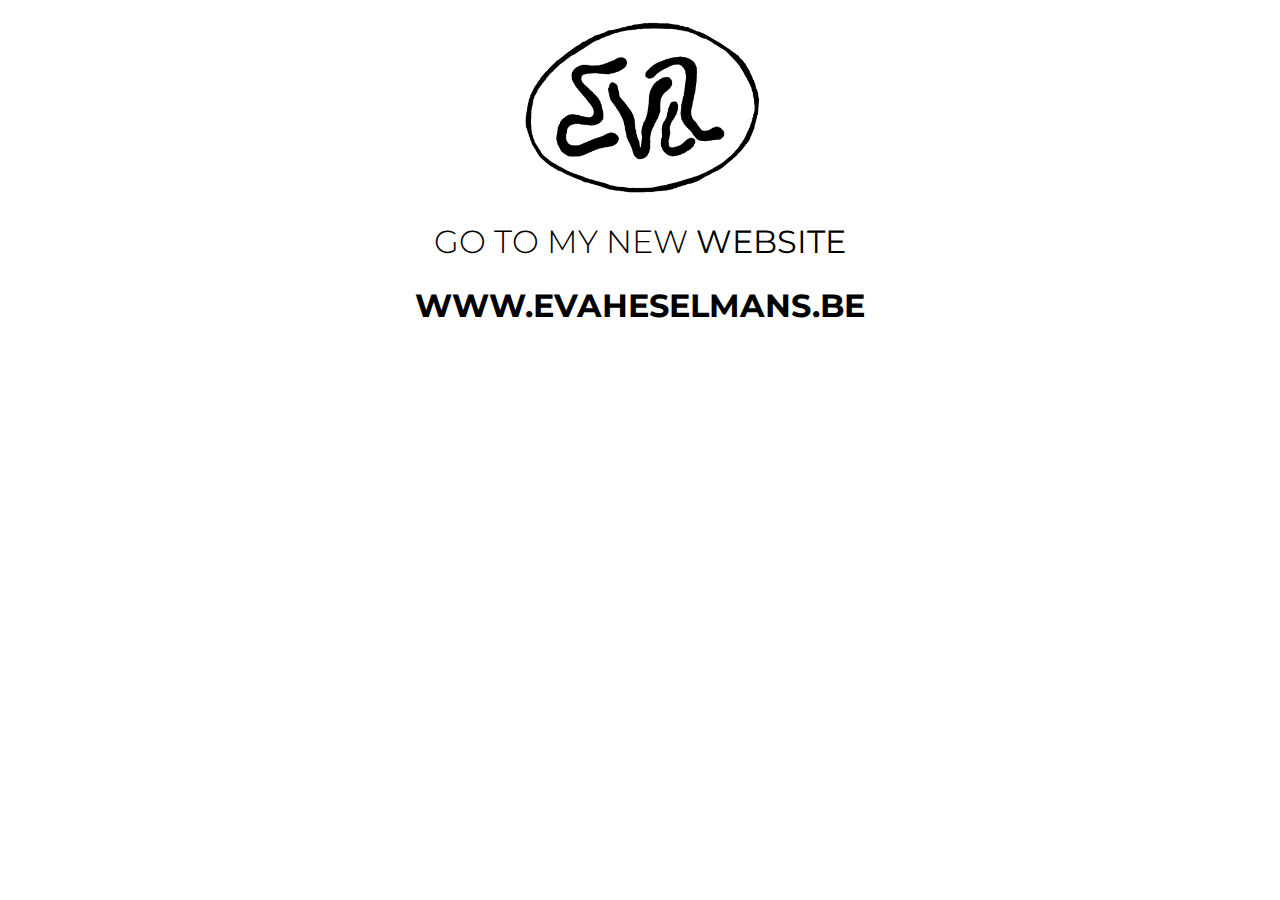
<file: index.html>
<!DOCTYPE html>
<html  >
<head>
  <!-- Site made with Mobirise Website Builder v4.12.4, https://mobirise.com -->
  <meta charset="UTF-8">
  <meta http-equiv="X-UA-Compatible" content="IE=edge">
  <meta name="generator" content="Mobirise v4.12.4, mobirise.com">
  <meta name="viewport" content="width=device-width, initial-scale=1, minimum-scale=1">
  <link rel="shortcut icon" href="assets/images/nip-png-128x126.png" type="image/x-icon">
  <meta name="description" content="">
  
  
  <title>Home</title>
  <link rel="stylesheet" href="assets/bootstrap/css/bootstrap.min.css">
  <link rel="stylesheet" href="assets/bootstrap/css/bootstrap-grid.min.css">
  <link rel="stylesheet" href="assets/bootstrap/css/bootstrap-reboot.min.css">
  <link rel="stylesheet" href="assets/tether/tether.min.css">
  <link rel="stylesheet" href="assets/theme/css/style.css">
  <link href="assets/fonts/style.css" rel="stylesheet">
  <link rel="preload" as="style" href="assets/mobirise/css/mbr-additional.css"><link rel="stylesheet" href="assets/mobirise/css/mbr-additional.css" type="text/css">
  
  
  
</head>
<body>
  <section class="cid-s4fJrSf4rm" id="image2-1s">

    

    <figure class="mbr-figure container">
        <div class="image-block" style="width: 58%;">
            <img src="assets/images/header-2-1366x390.png" alt="Mobirise" title="">
            
        </div>
    </figure>
</section>

<section class="engine"><a href="https://mobirise.info/l">free website templates</a></section><section class="mbr-section content4 cid-rM9w5pVygG" id="content4-7">

    

    <div class="container">
        <div class="media-container-row">
            <div class="title col-12 col-md-8">
                <h2 class="align-center pb-3 mbr-fonts-style display-2">GO TO MY NEW <a href="http://www.evaheselmans.be" class="text-black">WEBSITE</a><br><br><a href="http://www.evaheselmans.be" class="text-black"><strong>WWW.EVAHESELMANS.BE</strong></a></h2>
                <h3 class="mbr-section-subtitle align-center mbr-light mbr-fonts-style display-7"></h3>
                
            </div>
        </div>
    </div>
</section>


  <script src="assets/web/assets/jquery/jquery.min.js"></script>
  <script src="assets/popper/popper.min.js"></script>
  <script src="assets/bootstrap/js/bootstrap.min.js"></script>
  <script src="assets/tether/tether.min.js"></script>
  <script src="assets/smoothscroll/smooth-scroll.js"></script>
  <script src="assets/theme/js/script.js"></script>
  
  
</body>
</html>
</file>
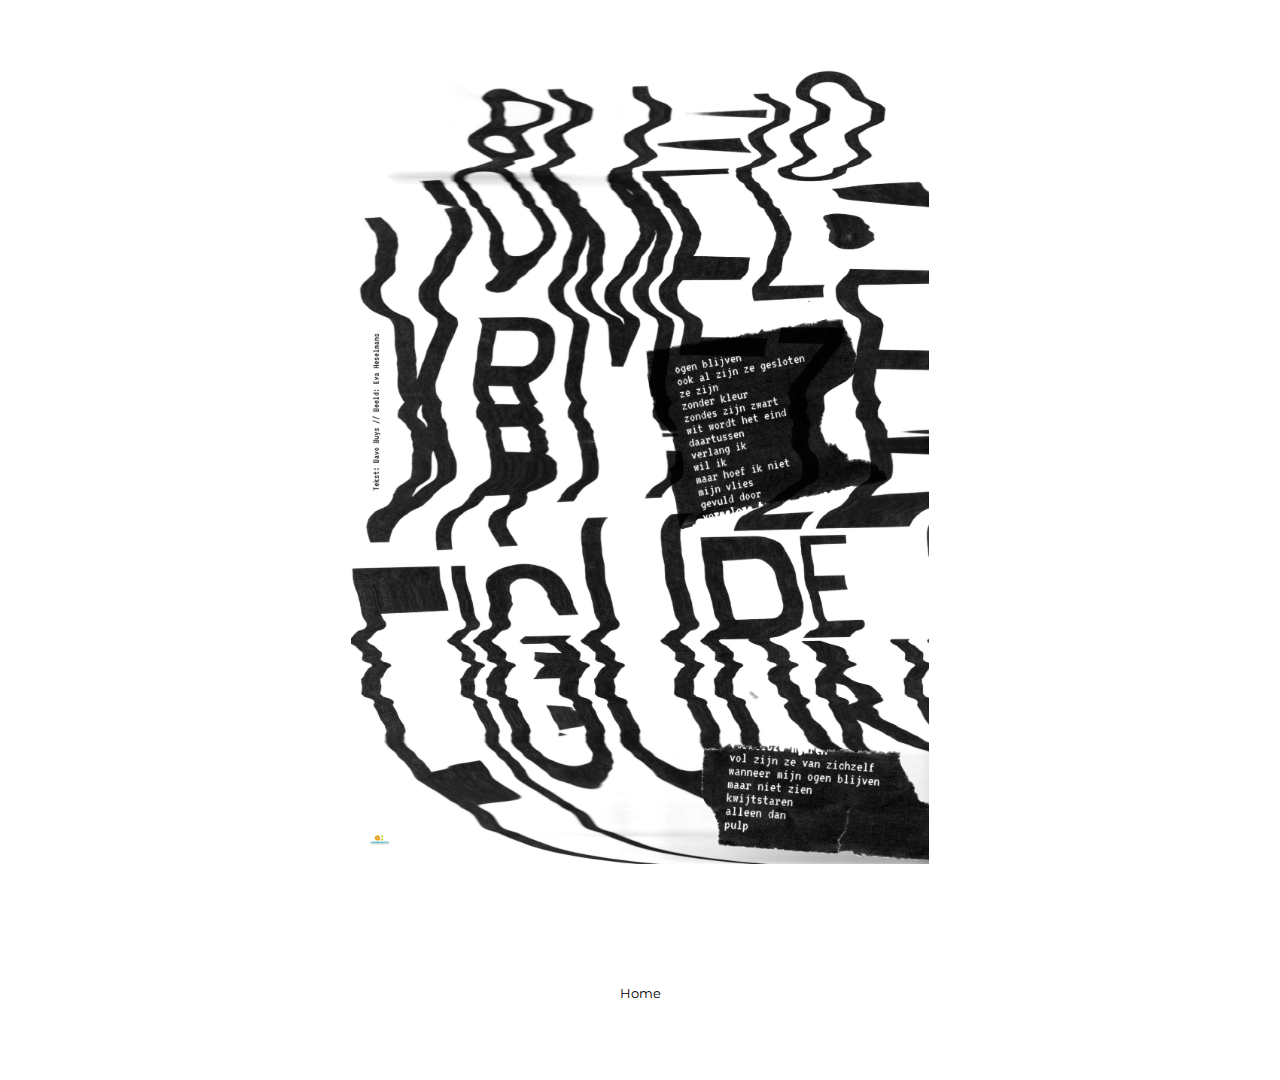
<file: page1.html>
<!DOCTYPE html>
<html  >
<head>
  <!-- Site made with Mobirise Website Builder v4.12.4, https://mobirise.com -->
  <meta charset="UTF-8">
  <meta http-equiv="X-UA-Compatible" content="IE=edge">
  <meta name="generator" content="Mobirise v4.12.4, mobirise.com">
  <meta name="viewport" content="width=device-width, initial-scale=1, minimum-scale=1">
  <link rel="shortcut icon" href="assets/images/nip-png-128x126.png" type="image/x-icon">
  <meta name="description" content="Web Site Creator Description">
  
  
  <title>Typographic poster</title>
  <link rel="stylesheet" href="assets/bootstrap/css/bootstrap.min.css">
  <link rel="stylesheet" href="assets/bootstrap/css/bootstrap-grid.min.css">
  <link rel="stylesheet" href="assets/bootstrap/css/bootstrap-reboot.min.css">
  <link rel="stylesheet" href="assets/tether/tether.min.css">
  <link rel="stylesheet" href="assets/theme/css/style.css">
  <link href="assets/fonts/style.css" rel="stylesheet">
  <link rel="preload" as="style" href="assets/mobirise/css/mbr-additional.css"><link rel="stylesheet" href="assets/mobirise/css/mbr-additional.css" type="text/css">
  
  
  
</head>
<body>
  <section class="cid-rM9y0xDk9s" id="image2-a">

    

    <figure class="mbr-figure container">
        <div class="image-block" style="width: 52%;">
            <img src="assets/images/typoposter-pdf-3072x4277.jpg" alt="Mobirise" title="">
            <figcaption class="mbr-figure-caption mbr-figure-caption-over">
                <div class="pb-5 px-3 mbr-white align-center mbr-fonts-style display-1"></div>
            </figcaption>
        </div>
    </figure>
</section>

<section class="engine"><a href="https://mobirise.info/e">how to make a website for free</a></section><section class="mbr-section article content1 cid-rM9A2jC27J" id="content1-b">
    
     

    <div class="container">
        <div class="media-container-row">
            <div class="mbr-text col-12 mbr-fonts-style display-7 col-md-8"><p><a href="index.html" class="text-black">Home</a></p></div>
        </div>
    </div>
</section>


  <script src="assets/web/assets/jquery/jquery.min.js"></script>
  <script src="assets/popper/popper.min.js"></script>
  <script src="assets/bootstrap/js/bootstrap.min.js"></script>
  <script src="assets/tether/tether.min.js"></script>
  <script src="assets/smoothscroll/smooth-scroll.js"></script>
  <script src="assets/theme/js/script.js"></script>
  
  
</body>
</html>
</file>
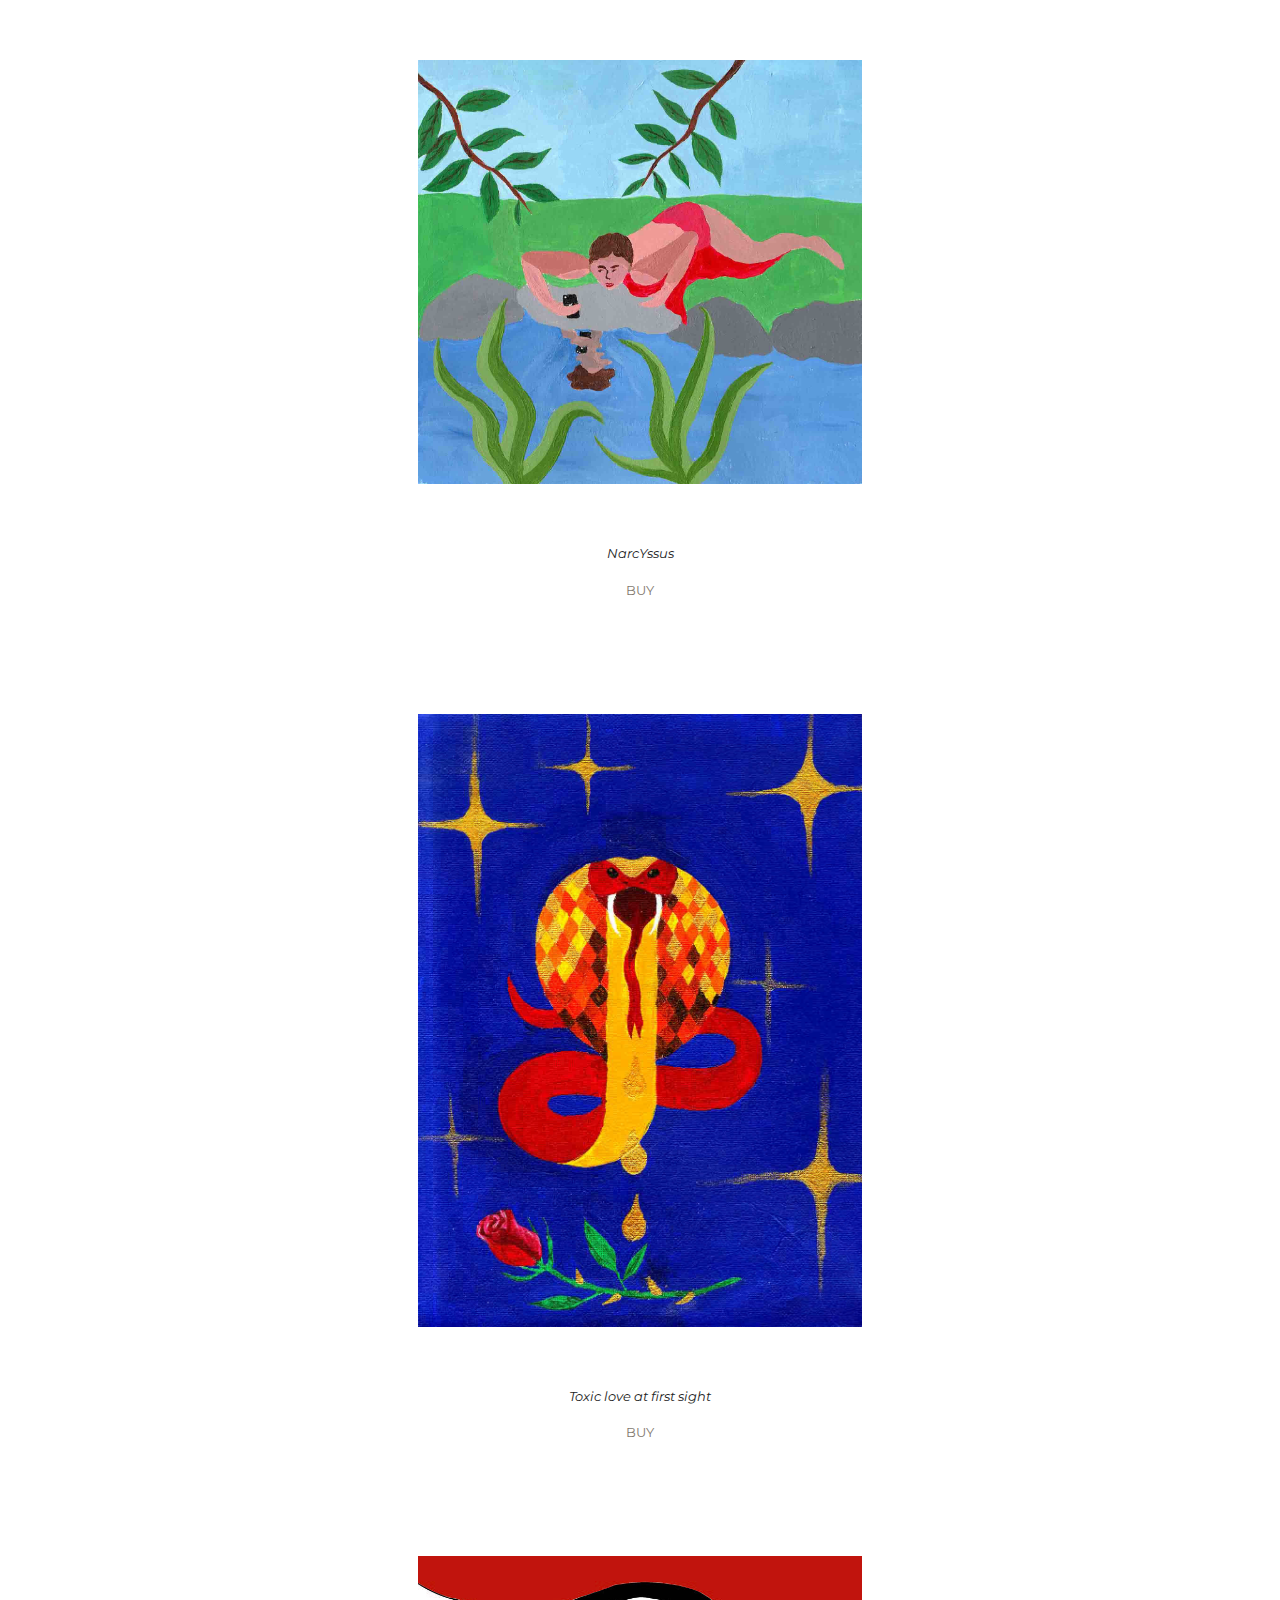
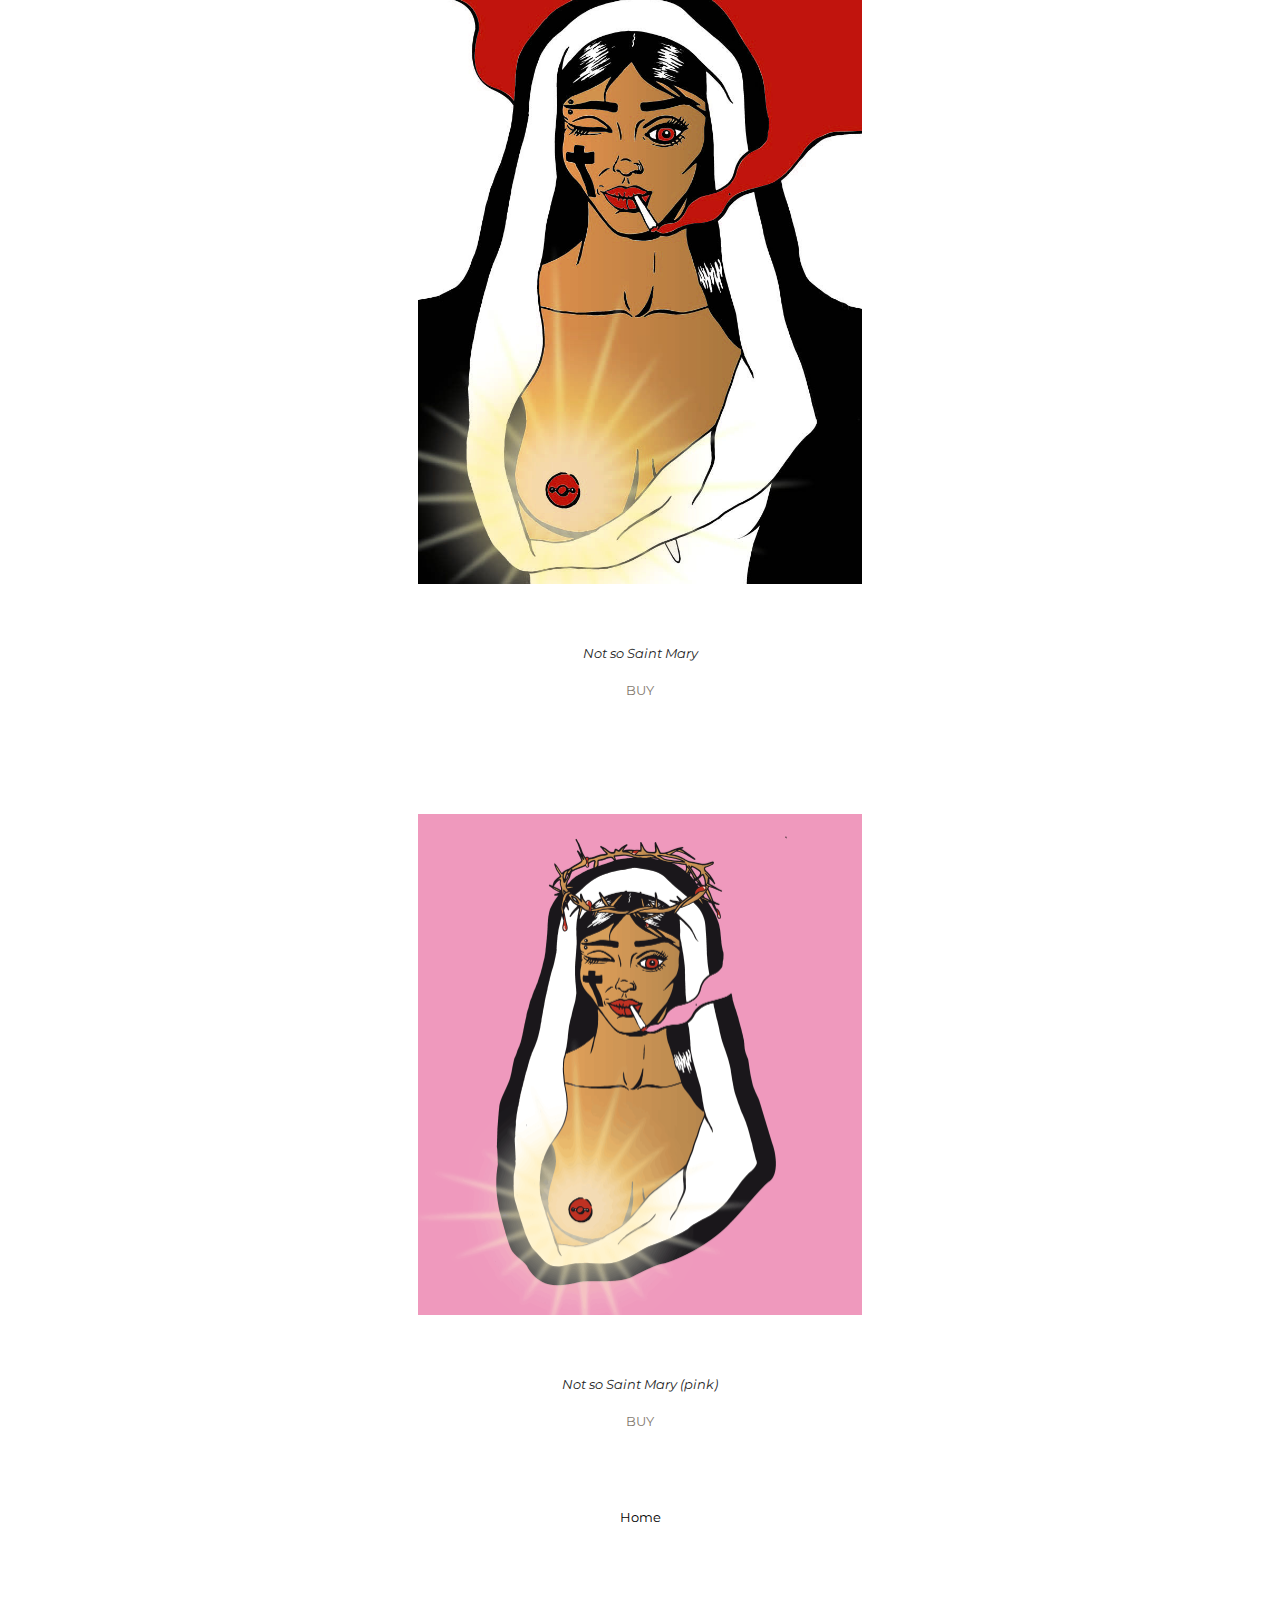
<file: page10.html>
<!DOCTYPE html>
<html  >
<head>
  <!-- Site made with Mobirise Website Builder v4.12.4, https://mobirise.com -->
  <meta charset="UTF-8">
  <meta http-equiv="X-UA-Compatible" content="IE=edge">
  <meta name="generator" content="Mobirise v4.12.4, mobirise.com">
  <meta name="viewport" content="width=device-width, initial-scale=1, minimum-scale=1">
  <link rel="shortcut icon" href="assets/images/nip-png-128x126.png" type="image/x-icon">
  <meta name="description" content="Web Generator Description">
  
  
  <title>Artworks</title>
  <link rel="stylesheet" href="assets/bootstrap/css/bootstrap.min.css">
  <link rel="stylesheet" href="assets/bootstrap/css/bootstrap-grid.min.css">
  <link rel="stylesheet" href="assets/bootstrap/css/bootstrap-reboot.min.css">
  <link rel="stylesheet" href="assets/tether/tether.min.css">
  <link rel="stylesheet" href="assets/theme/css/style.css">
  <link href="assets/fonts/style.css" rel="stylesheet">
  <link rel="preload" as="style" href="assets/mobirise/css/mbr-additional.css"><link rel="stylesheet" href="assets/mobirise/css/mbr-additional.css" type="text/css">
  
  
  
</head>
<body>
  <section class="cid-rQcpkPIbsP" id="image2-16">

    

    <figure class="mbr-figure container">
        <div class="image-block" style="width: 40%;">
            <img src="assets/images/narcyssus-website-1417x1354.jpg" alt="Mobirise" title="">
            <figcaption class="mbr-figure-caption mbr-figure-caption-over">
                <div class="pb-5 px-3 mbr-white align-center mbr-fonts-style display-1"></div>
            </figcaption>
        </div>
    </figure>
</section>

<section class="engine"><a href="https://mobirise.info/y">html website templates</a></section><section class="mbr-section article content1 cid-rQoAjSkTSK" id="content1-1g">
    
     

    <div class="container">
        <div class="media-container-row">
            <div class="mbr-text col-12 mbr-fonts-style display-7 col-md-6"><p>
                <em> NarcYssus</em></p><p><a href="page8.html" class="text-info">BUY</a></p><p><br></p></div>
        </div>
    </div>
</section>

<section class="cid-rQoAFoW9la" id="image2-1h">

    

    <figure class="mbr-figure container">
        <div class="image-block" style="width: 40%;">
            <img src="assets/images/cobra-website-945x1305.jpg" alt="Mobirise" title="">
            <figcaption class="mbr-figure-caption mbr-figure-caption-over">
                <div class="pb-5 px-3 mbr-white align-center mbr-fonts-style display-1"></div>
            </figcaption>
        </div>
    </figure>
</section>

<section class="mbr-section article content1 cid-rQoAJRuFmT" id="content1-1k">
    
     

    <div class="container">
        <div class="media-container-row">
            <div class="mbr-text col-12 mbr-fonts-style display-7 col-md-8"><p><em>Toxic love at first sight</em></p><p><a href="page8.html" class="text-info">BUY</a></p><p><br></p></div>
        </div>
    </div>
</section>

<section class="cid-rQoAFMlelj" id="image2-1i">

    

    <figure class="mbr-figure container">
        <div class="image-block" style="width: 40%;">
            <img src="assets/images/mariaog-website-842x1191.jpg" alt="Mobirise" title="">
            <figcaption class="mbr-figure-caption mbr-figure-caption-over">
                <div class="pb-5 px-3 mbr-white align-center mbr-fonts-style display-1"></div>
            </figcaption>
        </div>
    </figure>
</section>

<section class="mbr-section article content1 cid-rQoAK2cFWr" id="content1-1l">
    
     

    <div class="container">
        <div class="media-container-row">
            <div class="mbr-text col-12 mbr-fonts-style display-7 col-md-8"><p><em>Not so Saint Mary</em></p><p><a href="page8.html" class="text-info">BUY</a></p><p><br></p></div>
        </div>
    </div>
</section>

<section class="cid-rQoAGilcmg" id="image2-1j">

    

    <figure class="mbr-figure container">
        <div class="image-block" style="width: 40%;">
            <img src="assets/images/maria-roze-print-888x1003.png" alt="Mobirise" title="">
            <figcaption class="mbr-figure-caption mbr-figure-caption-over">
                <div class="pb-5 px-3 mbr-white align-center mbr-fonts-style display-1"></div>
            </figcaption>
        </div>
    </figure>
</section>

<section class="mbr-section article content1 cid-rQoAKbLcxP" id="content1-1m">
    
     

    <div class="container">
        <div class="media-container-row">
            <div class="mbr-text col-12 mbr-fonts-style display-7 col-md-8"><p><em>Not so Saint Mary (pink)</em></p><p><a href="page8.html" class="text-info">BUY</a></p></div>
        </div>
    </div>
</section>

<section class="mbr-section article content1 cid-rQcsMLfGlL" id="content1-18">
    
     

    <div class="container">
        <div class="media-container-row">
            <div class="mbr-text col-12 mbr-fonts-style display-7 col-md-8"><p><a href="index.html" class="text-black">Home</a></p></div>
        </div>
    </div>
</section>


  <script src="assets/web/assets/jquery/jquery.min.js"></script>
  <script src="assets/popper/popper.min.js"></script>
  <script src="assets/bootstrap/js/bootstrap.min.js"></script>
  <script src="assets/tether/tether.min.js"></script>
  <script src="assets/smoothscroll/smooth-scroll.js"></script>
  <script src="assets/theme/js/script.js"></script>
  
  
</body>
</html>
</file>
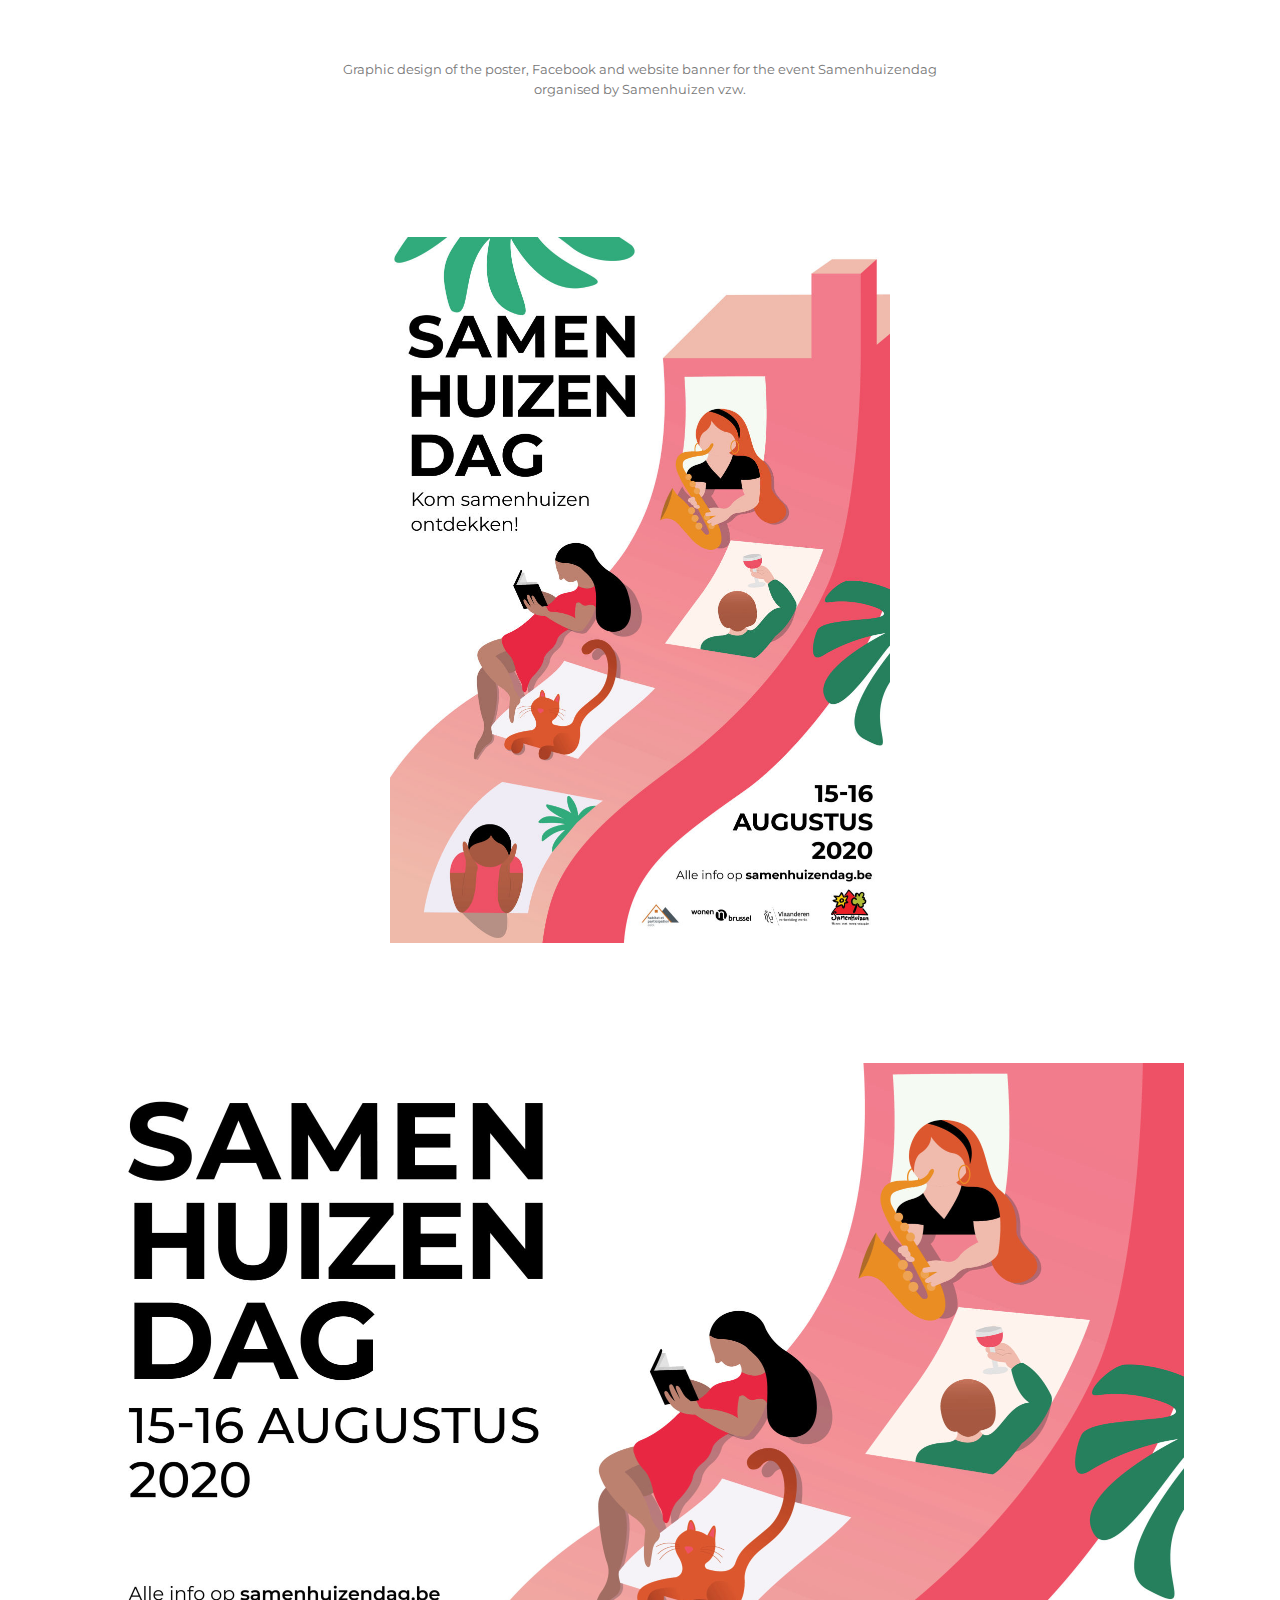
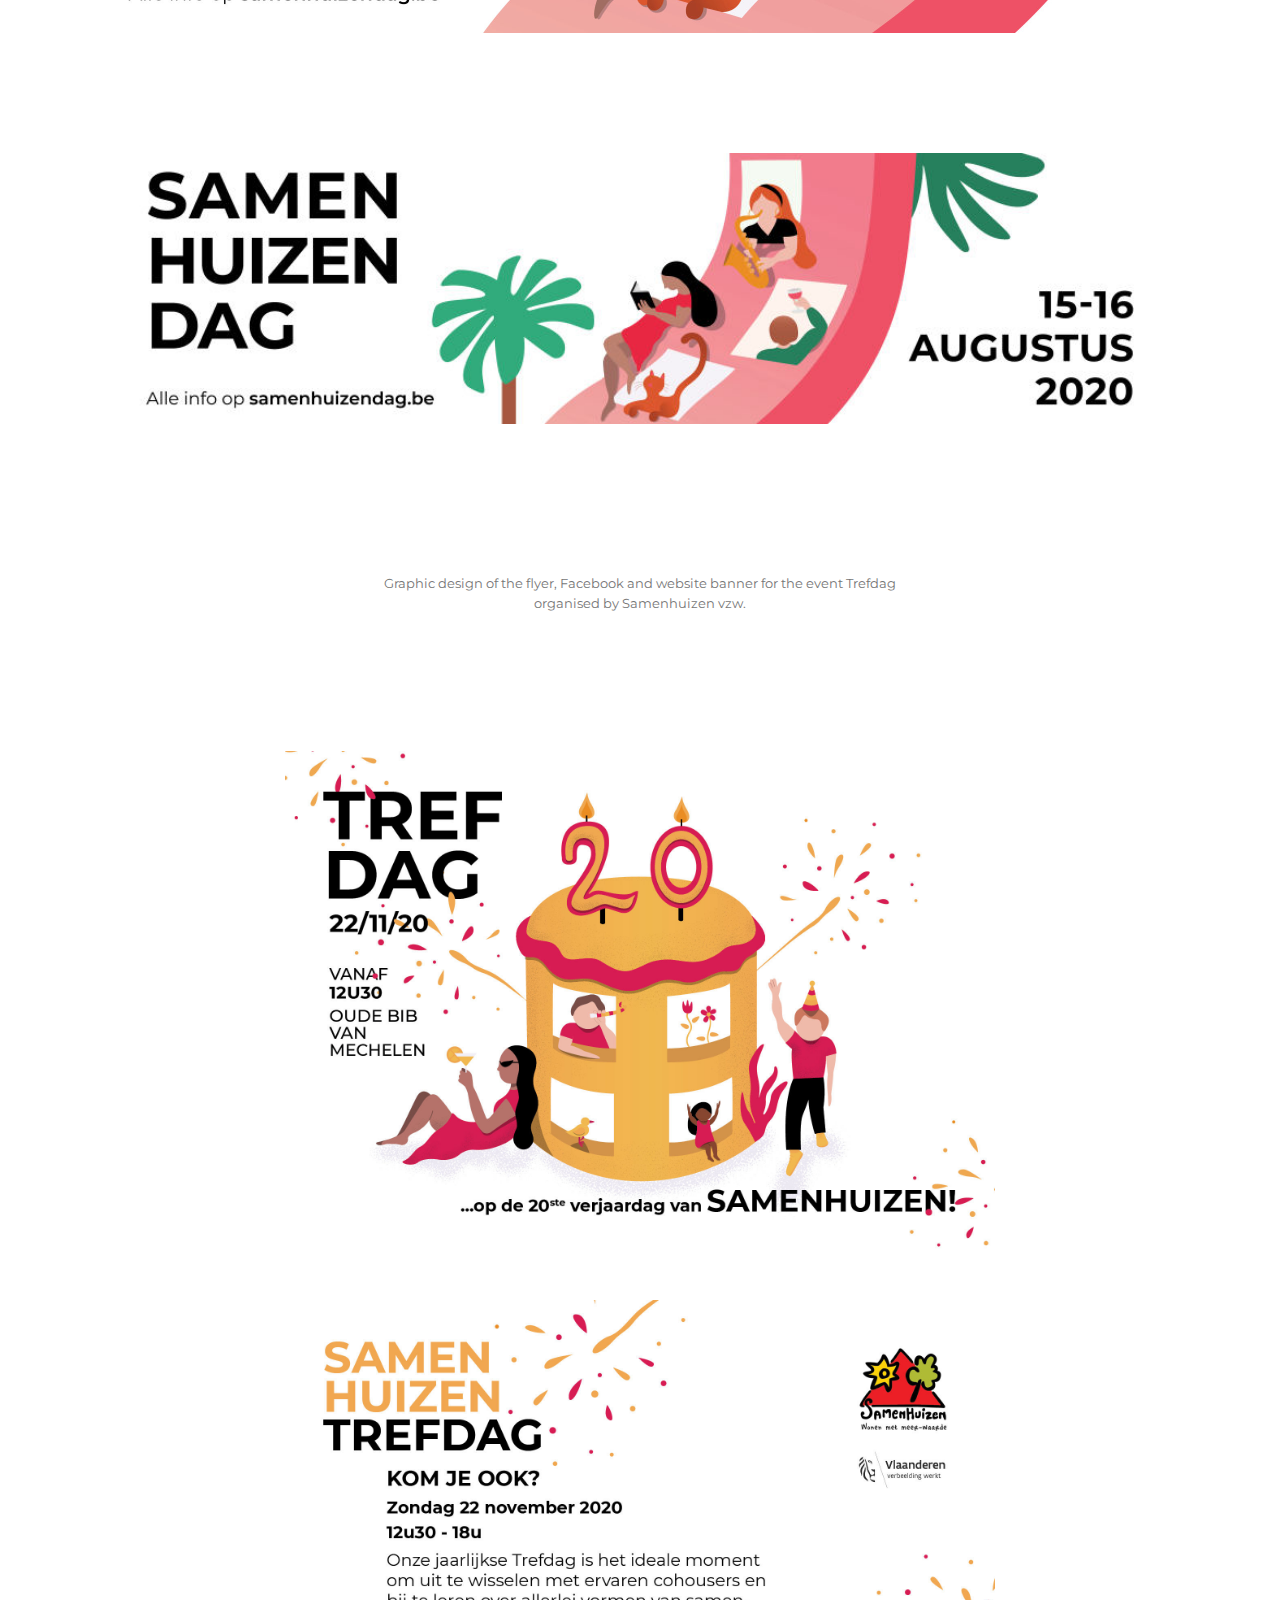
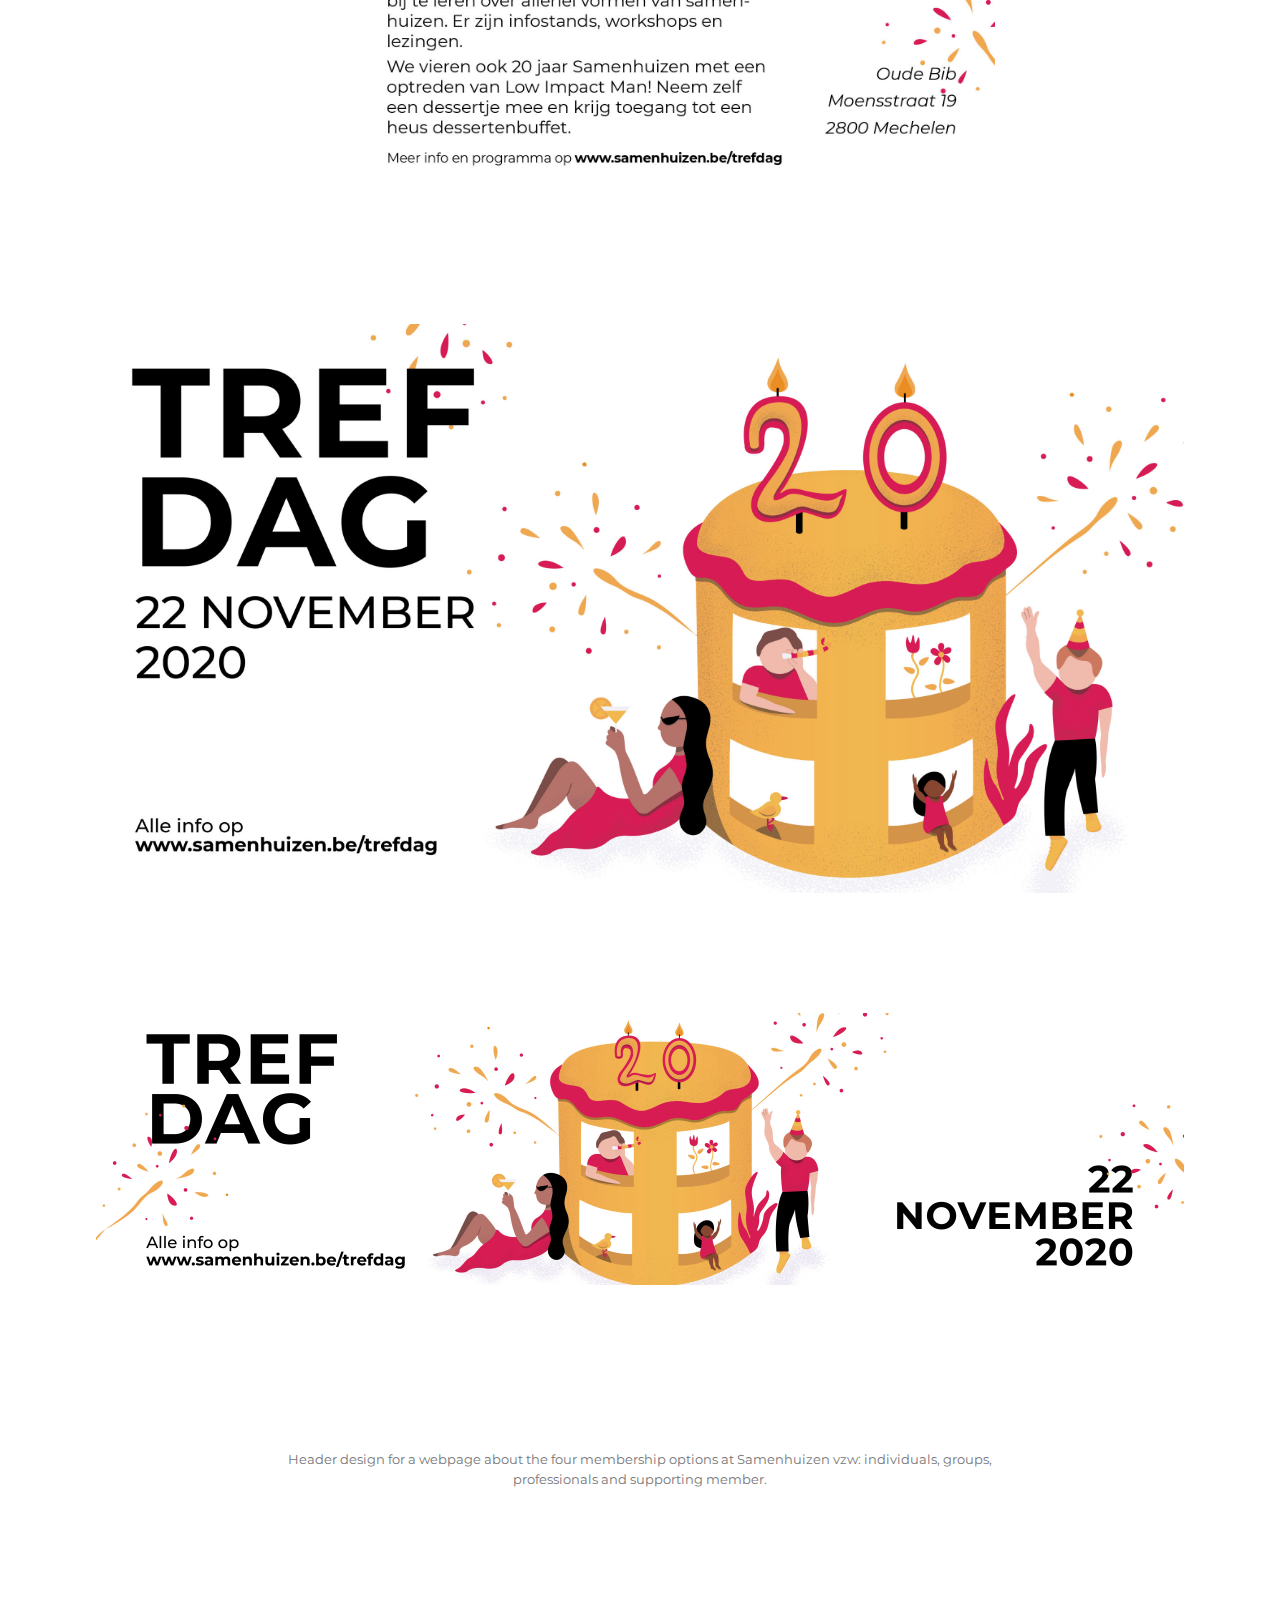
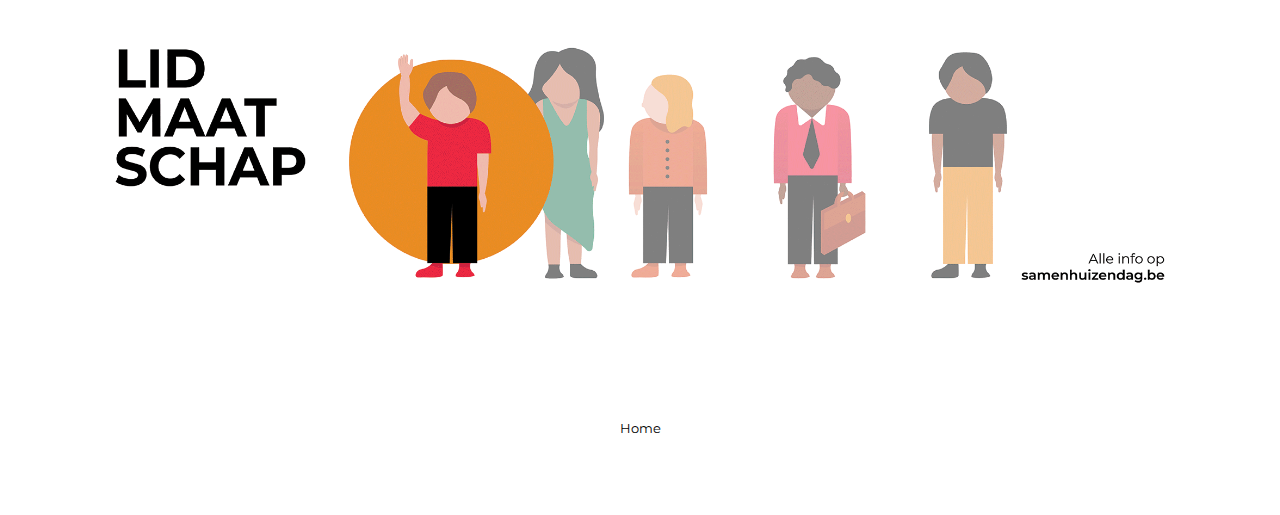
<file: page11.html>
<!DOCTYPE html>
<html  >
<head>
  <!-- Site made with Mobirise Website Builder v4.12.4, https://mobirise.com -->
  <meta charset="UTF-8">
  <meta http-equiv="X-UA-Compatible" content="IE=edge">
  <meta name="generator" content="Mobirise v4.12.4, mobirise.com">
  <meta name="viewport" content="width=device-width, initial-scale=1, minimum-scale=1">
  <link rel="shortcut icon" href="assets/images/nip-png-128x126.png" type="image/x-icon">
  <meta name="description" content="Web Generator Description">
  
  
  <title>Samenhuizen.be</title>
  <link rel="stylesheet" href="assets/bootstrap/css/bootstrap.min.css">
  <link rel="stylesheet" href="assets/bootstrap/css/bootstrap-grid.min.css">
  <link rel="stylesheet" href="assets/bootstrap/css/bootstrap-reboot.min.css">
  <link rel="stylesheet" href="assets/tether/tether.min.css">
  <link rel="stylesheet" href="assets/theme/css/style.css">
  <link href="assets/fonts/style.css" rel="stylesheet">
  <link rel="preload" as="style" href="assets/mobirise/css/mbr-additional.css"><link rel="stylesheet" href="assets/mobirise/css/mbr-additional.css" type="text/css">
  
  
  
</head>
<body>
  <section class="mbr-section article content1 cid-s18bhURHTX" id="content1-1n">
    
     

    <div class="container">
        <div class="media-container-row">
            <div class="mbr-text col-12 mbr-fonts-style display-7 col-md-8"><p>Graphic design of the poster, Facebook and website banner for the event Samenhuizendag<br>organised by&nbsp;<span style="font-size: 0.8rem;">Samenhuizen vzw.</span></p></div>
        </div>
    </div>
</section>

<section class="engine"><a href="https://mobirise.info/t">amp template</a></section><section class="cid-s18bhYgf1t" id="image2-1q">

    

    <figure class="mbr-figure container">
        <div class="image-block" style="width: 45%;">
            <img src="assets/images/poster-998x1411.jpg" alt="Mobirise" title="">
            <figcaption class="mbr-figure-caption mbr-figure-caption-over">
                <div class="pb-5 px-3 mbr-white align-center mbr-fonts-style display-1"></div>
            </figcaption>
        </div>
    </figure>
</section>

<section class="cid-s18bhVWIrt" id="image2-1o">

    

    <figure class="mbr-figure container">
        <div class="image-block" style="width: 98%;">
            <img src="assets/images/fb-banner-2176x1139.jpg" alt="Mobirise" title="">
            <figcaption class="mbr-figure-caption mbr-figure-caption-over">
                <div class="pb-5 px-3 mbr-white align-center mbr-fonts-style display-1"></div>
            </figcaption>
        </div>
    </figure>
</section>

<section class="cid-s18bhX7qnp" id="image2-1p">

    

    <figure class="mbr-figure container">
        <div class="image-block" style="width: 98%;">
            <img src="assets/images/website-banner-998x249.jpg" alt="Mobirise" title="">
            <figcaption class="mbr-figure-caption mbr-figure-caption-over">
                <div class="pb-5 px-3 mbr-white align-center mbr-fonts-style display-1"></div>
            </figcaption>
        </div>
    </figure>
</section>

<section class="mbr-section article content1 cid-s9Ifhk7SUH" id="content1-2f">
    
     

    <div class="container">
        <div class="media-container-row">
            <div class="mbr-text col-12 mbr-fonts-style display-7 col-md-8"><p>Graphic design of the flyer, Facebook and website banner for the event Trefdag<br><span style="font-size: 0.8rem;">organised by Samenhuizen vzw.</span></p></div>
        </div>
    </div>
</section>

<section class="cid-s9IfH7v2nu" id="image2-2g">

    

    <figure class="mbr-figure container">
        <div class="image-block" style="width: 64%;">
            <img src="assets/images/trefdag-flyer-1748x1240.jpg" alt="Mobirise" title="">
            
        </div>
    </figure>
</section>

<section class="cid-s9IfHlAs2w" id="image2-2h">

    

    <figure class="mbr-figure container">
        <div class="image-block" style="width: 64%;">
            <img src="assets/images/trefdag-flyer2-1748x1240.jpg" alt="Mobirise" title="">
            
        </div>
    </figure>
</section>

<section class="cid-s9IfHnXx9e" id="image2-2i">

    

    <figure class="mbr-figure container">
        <div class="image-block" style="width: 98%;">
            <img src="assets/images/fb-banner-trefdag-3038x1590.jpg" alt="Mobirise" title="">
            
        </div>
    </figure>
</section>

<section class="cid-s9IhcdxKzS" id="image2-2j">

    

    <figure class="mbr-figure container">
        <div class="image-block" style="width: 98%;">
            <img src="assets/images/website-banner-trefdag-2176x544.jpg" alt="Mobirise" title="">
            
        </div>
    </figure>
</section>

<section class="mbr-section article content1 cid-s9IindMbU1" id="content1-2l">
    
     

    <div class="container">
        <div class="media-container-row">
            <div class="mbr-text col-12 mbr-fonts-style display-7 col-md-8"><p>Header design for a webpage about the four membership options at Samenhuizen vzw: individuals, groups, professionals and supporting member.</p></div>
        </div>
    </div>
</section>

<section class="cid-s9IiaxOByj" id="image2-2k">

    

    <figure class="mbr-figure container">
        <div class="image-block" style="width: 98%;">
            <img src="assets/images/headergif.gif" alt="Mobirise" title="">
            
        </div>
    </figure>
</section>

<section class="mbr-section article content1 cid-s18bhZCzXM" id="content1-1r">
    
     

    <div class="container">
        <div class="media-container-row">
            <div class="mbr-text col-12 mbr-fonts-style display-7 col-md-8"><p><a href="index.html" class="text-black">Home</a></p></div>
        </div>
    </div>
</section>


  <script src="assets/web/assets/jquery/jquery.min.js"></script>
  <script src="assets/popper/popper.min.js"></script>
  <script src="assets/bootstrap/js/bootstrap.min.js"></script>
  <script src="assets/tether/tether.min.js"></script>
  <script src="assets/smoothscroll/smooth-scroll.js"></script>
  <script src="assets/theme/js/script.js"></script>
  
  
</body>
</html>
</file>
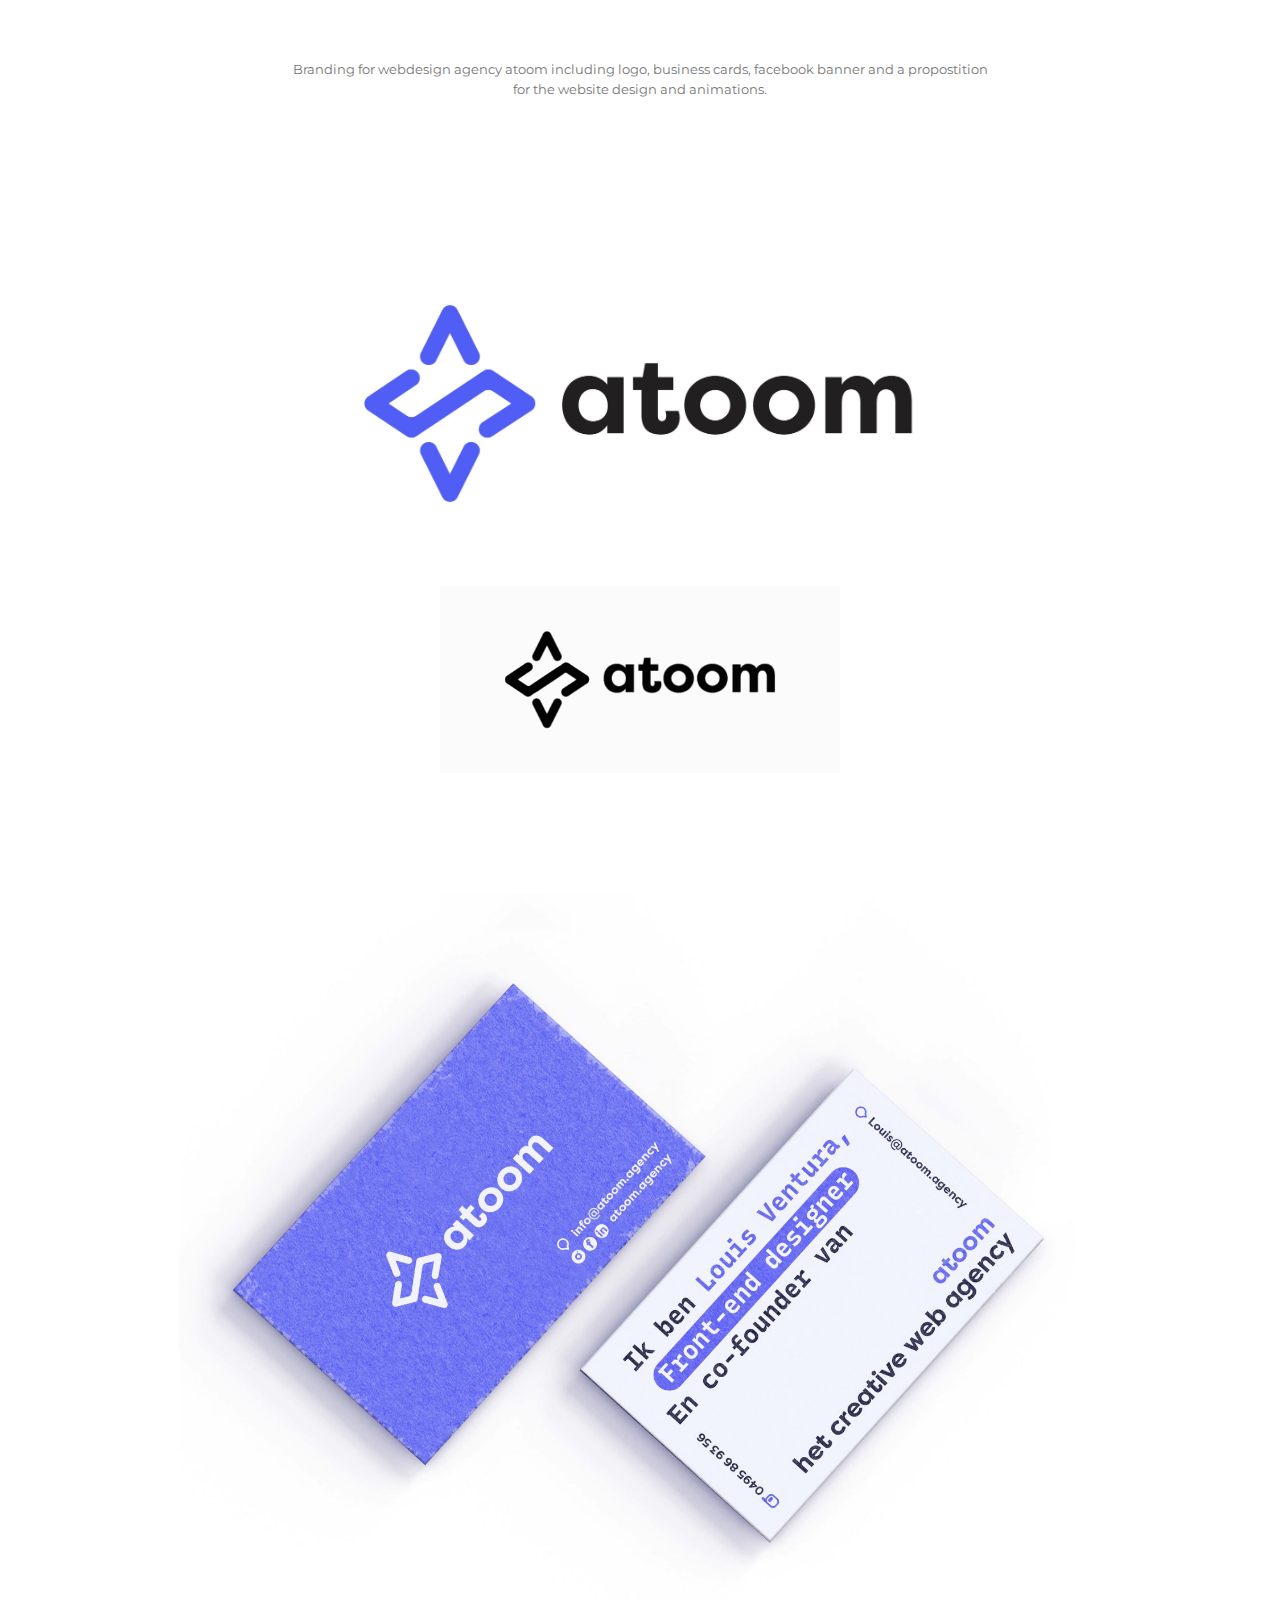
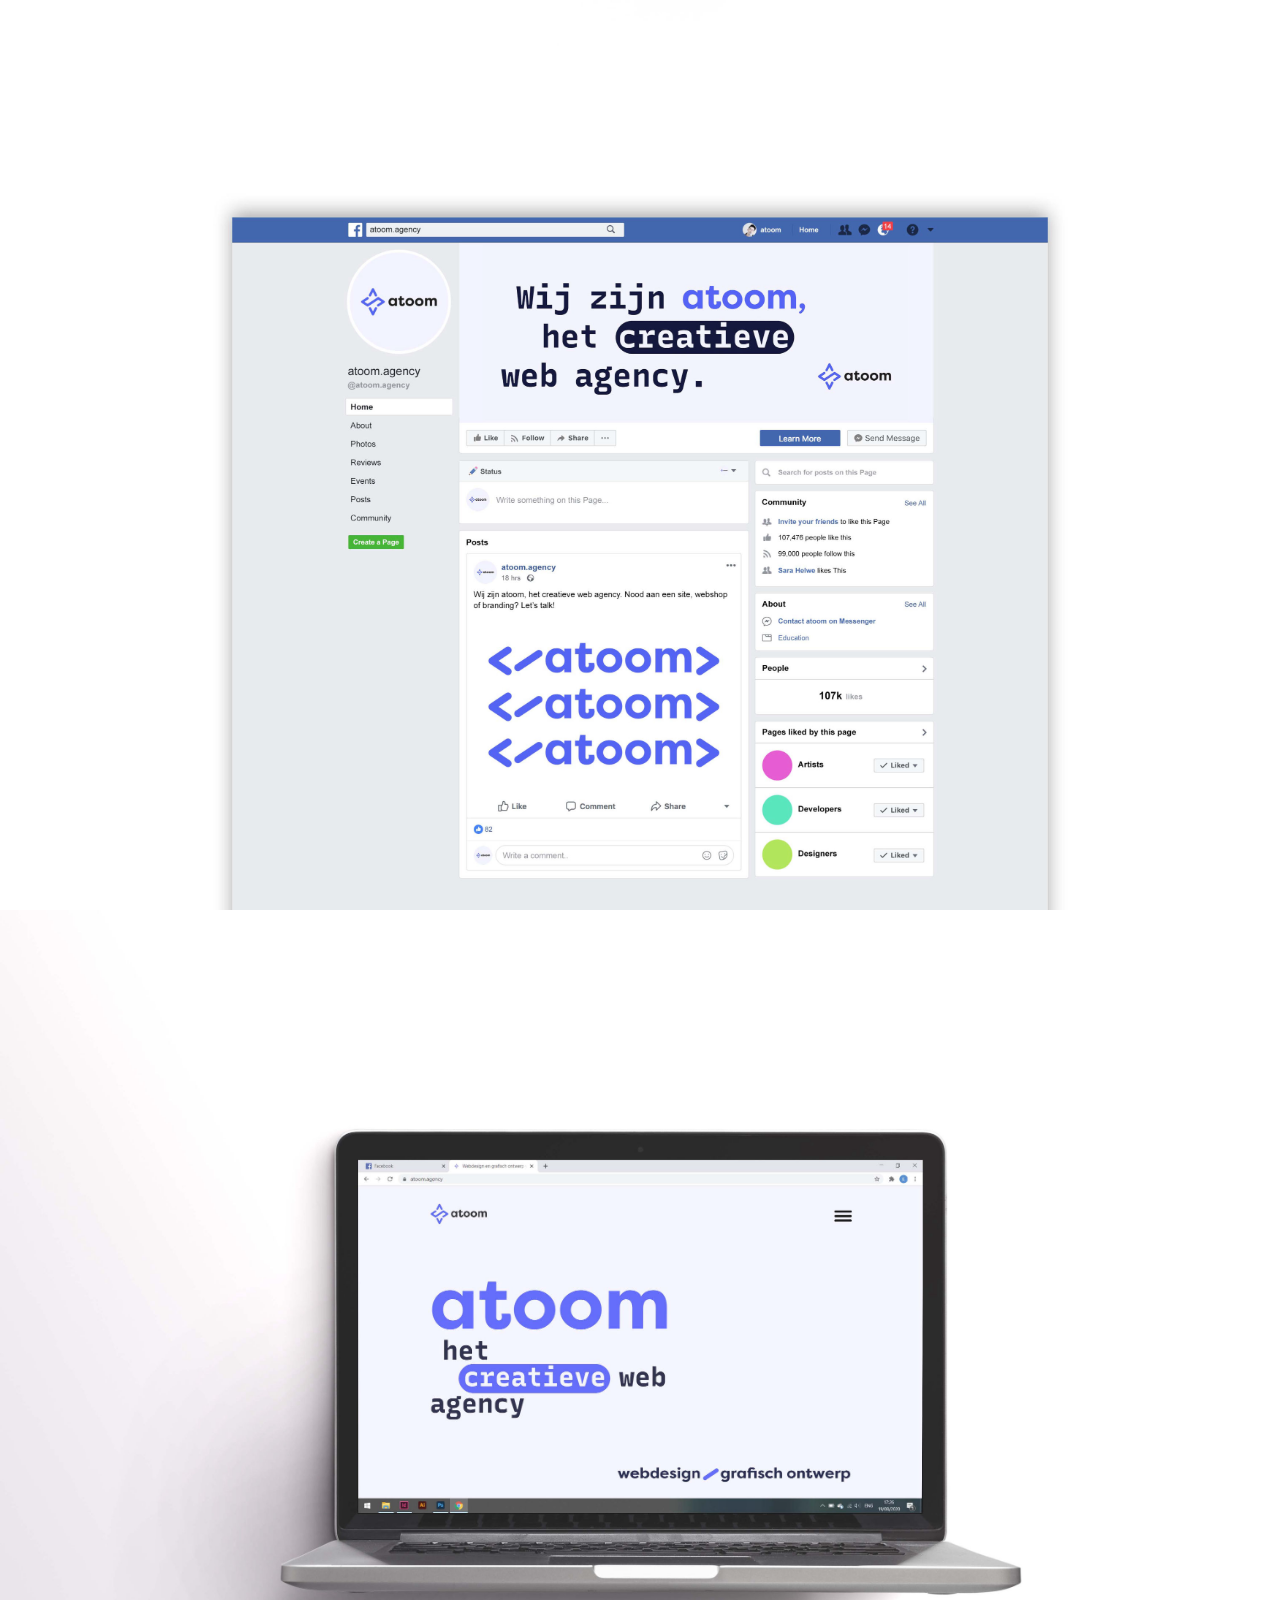
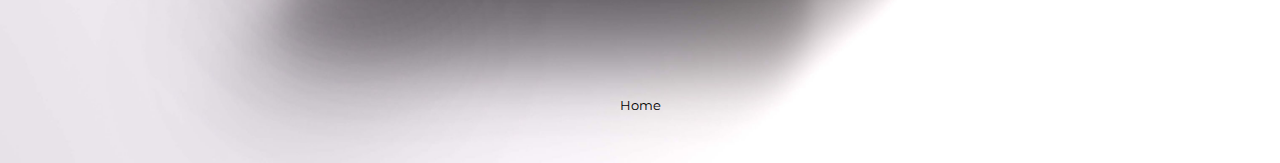
<file: page12.html>
<!DOCTYPE html>
<html  >
<head>
  <!-- Site made with Mobirise Website Builder v4.12.4, https://mobirise.com -->
  <meta charset="UTF-8">
  <meta http-equiv="X-UA-Compatible" content="IE=edge">
  <meta name="generator" content="Mobirise v4.12.4, mobirise.com">
  <meta name="viewport" content="width=device-width, initial-scale=1, minimum-scale=1">
  <link rel="shortcut icon" href="assets/images/nip-png-128x126.png" type="image/x-icon">
  <meta name="description" content="Web Creator Description">
  
  
  <title>Atoom</title>
  <link rel="stylesheet" href="assets/bootstrap/css/bootstrap.min.css">
  <link rel="stylesheet" href="assets/bootstrap/css/bootstrap-grid.min.css">
  <link rel="stylesheet" href="assets/bootstrap/css/bootstrap-reboot.min.css">
  <link rel="stylesheet" href="assets/tether/tether.min.css">
  <link rel="stylesheet" href="assets/theme/css/style.css">
  <link href="assets/fonts/style.css" rel="stylesheet">
  <link rel="preload" as="style" href="assets/mobirise/css/mbr-additional.css"><link rel="stylesheet" href="assets/mobirise/css/mbr-additional.css" type="text/css">
  
  
  
</head>
<body>
  <section class="mbr-section article content1 cid-s9J2V2eoFM" id="content1-2t">
    
     

    <div class="container">
        <div class="media-container-row">
            <div class="mbr-text col-12 mbr-fonts-style display-7 col-md-8">Branding for webdesign agency atoom including logo, business cards, facebook banner and a propostition for the website design and animations.</div>
        </div>
    </div>
</section>

<section class="engine"><a href="https://mobirise.info/r">free bootstrap template</a></section><section class="cid-s9IXVOQ8xW" id="image2-2n">

    

    <figure class="mbr-figure container">
        <div class="image-block" style="width: 62%;">
            <img src="assets/images/logo-4-3072x1631.jpg" alt="Mobirise" title="">
            
        </div>
    </figure>
</section>

<section class="cid-s9IXGugQu6" id="image2-2m">

    

    <figure class="mbr-figure container">
        <div class="image-block" style="width: 36%;">
            <img src="assets/images/logo-aftereffects-1.gif" alt="Mobirise" title="">
            
        </div>
    </figure>
</section>

<section class="cid-s9IYddkxZ3" id="image2-2o">

    

    <figure class="mbr-figure container">
        <div class="image-block" style="width: 83%;">
            <img src="assets/images/visitekaartje-mockupwebsite-1620x1325.jpg" alt="Mobirise" title="">
            
        </div>
    </figure>
</section>

<section class="cid-s9IZXRtb3Q" id="image2-2q">

    

    <figure class="mbr-figure container">
        <div class="image-block" style="width: 100%;">
            <img src="assets/images/mockupfacebookwebsite-3038x2199.jpg" alt="Mobirise" title="">
            
        </div>
    </figure>
</section>

<section class="cid-s9IYdoGvA4" id="image2-2p">

    

    <figure class="mbr-figure">
        <div class="image-block" style="width: 100%;">
            <img src="assets/images/websitemockupwebsite-3038x2025.jpg" alt="Mobirise" title="">
            <figcaption class="mbr-figure-caption mbr-figure-caption-over">
                <div class="pb-5 px-3 mbr-white align-center mbr-fonts-style display-7"><a href="index.html" class="text-black">Home</a></div>
            </figcaption>
        </div>
    </figure>
</section>


  <script src="assets/web/assets/jquery/jquery.min.js"></script>
  <script src="assets/popper/popper.min.js"></script>
  <script src="assets/bootstrap/js/bootstrap.min.js"></script>
  <script src="assets/tether/tether.min.js"></script>
  <script src="assets/smoothscroll/smooth-scroll.js"></script>
  <script src="assets/theme/js/script.js"></script>
  
  
</body>
</html>
</file>
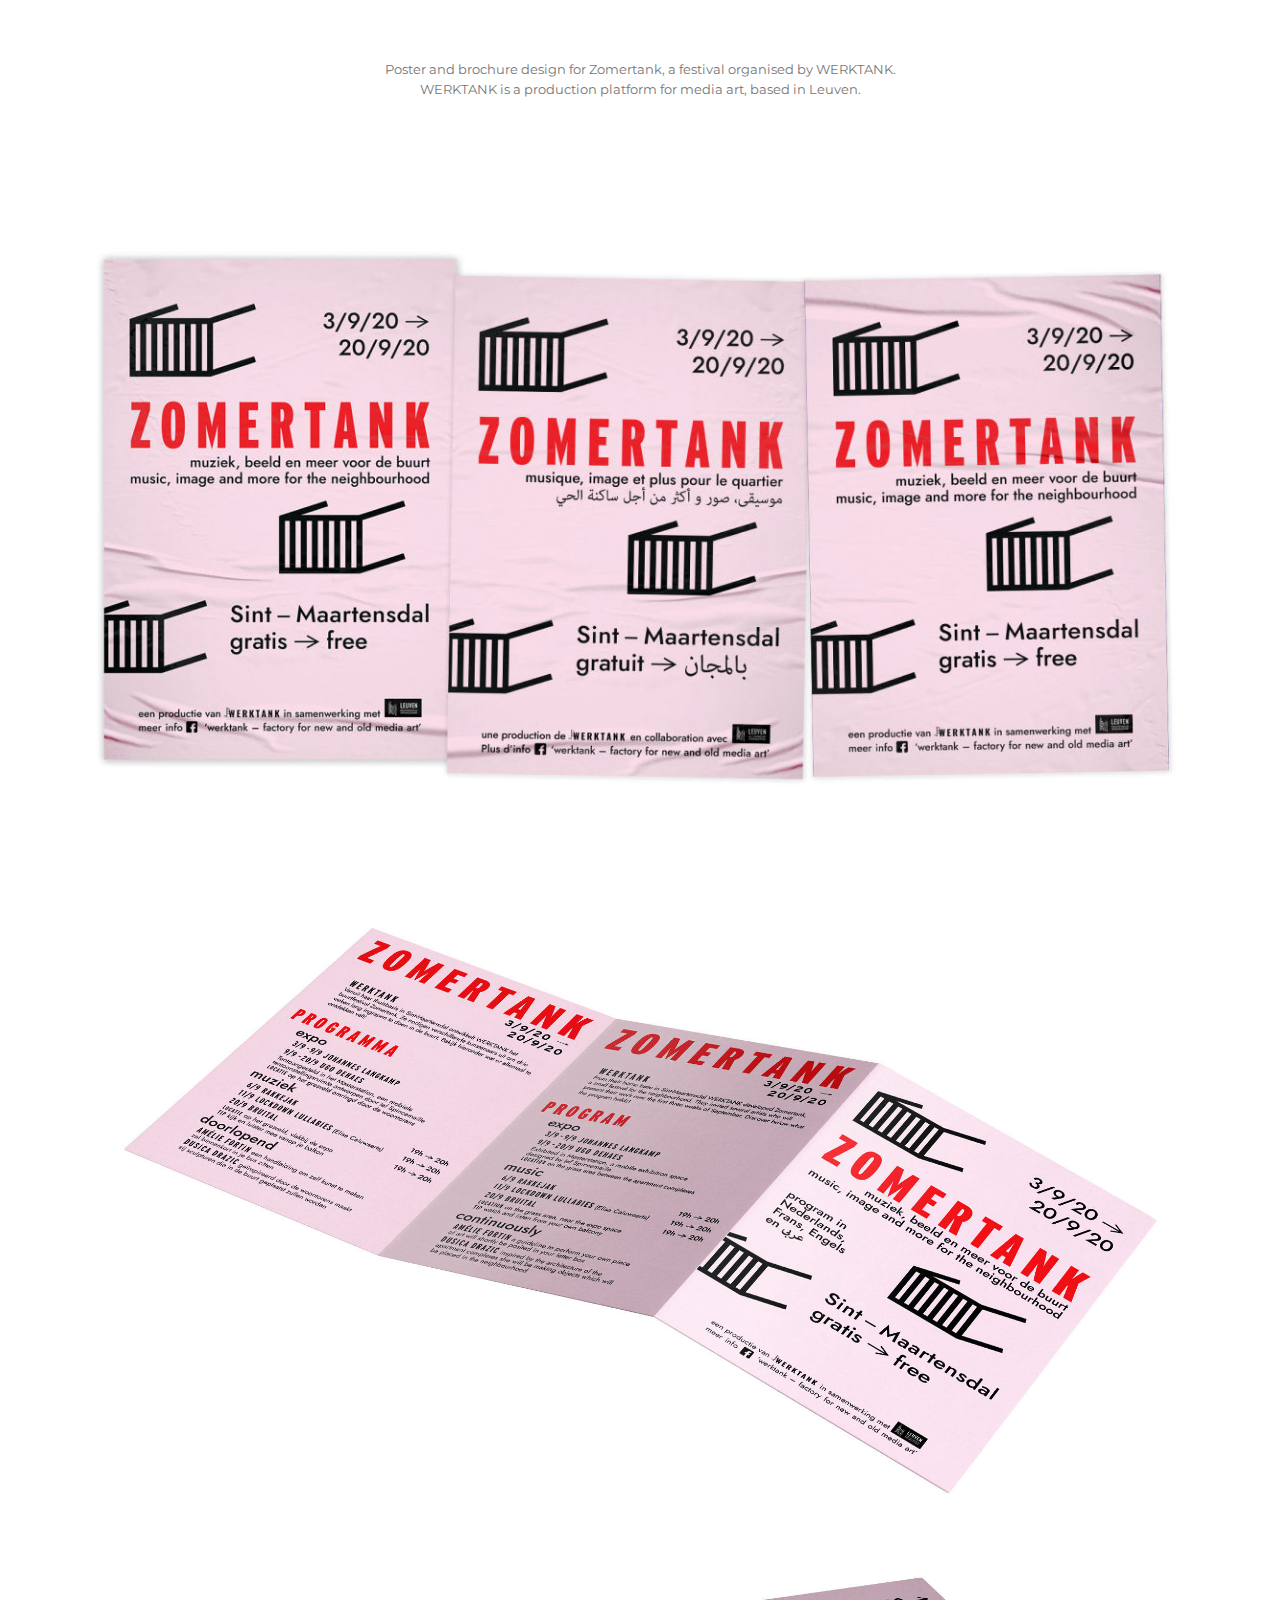
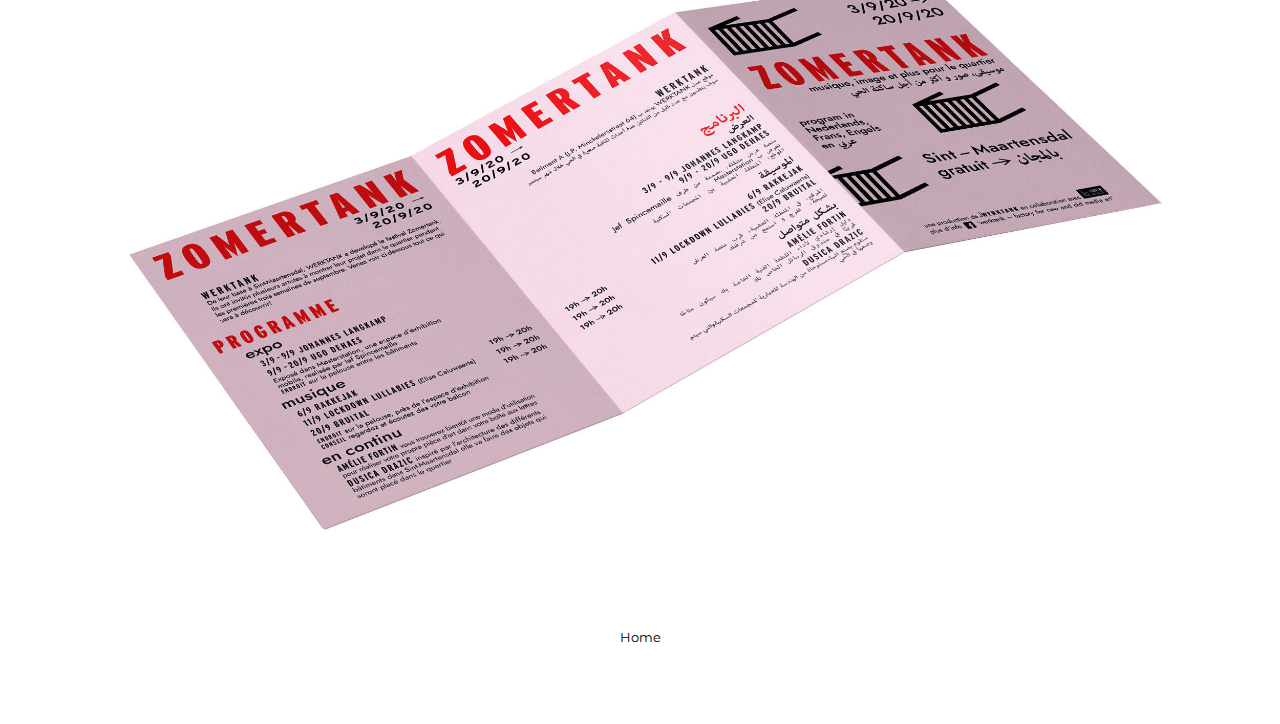
<file: page13.html>
<!DOCTYPE html>
<html  >
<head>
  <!-- Site made with Mobirise Website Builder v4.12.4, https://mobirise.com -->
  <meta charset="UTF-8">
  <meta http-equiv="X-UA-Compatible" content="IE=edge">
  <meta name="generator" content="Mobirise v4.12.4, mobirise.com">
  <meta name="viewport" content="width=device-width, initial-scale=1, minimum-scale=1">
  <link rel="shortcut icon" href="assets/images/nip-png-128x126.png" type="image/x-icon">
  <meta name="description" content="Web Site Creator Description">
  
  
  <title>WERKTANK</title>
  <link rel="stylesheet" href="assets/bootstrap/css/bootstrap.min.css">
  <link rel="stylesheet" href="assets/bootstrap/css/bootstrap-grid.min.css">
  <link rel="stylesheet" href="assets/bootstrap/css/bootstrap-reboot.min.css">
  <link rel="stylesheet" href="assets/tether/tether.min.css">
  <link rel="stylesheet" href="assets/theme/css/style.css">
  <link href="assets/fonts/style.css" rel="stylesheet">
  <link rel="preload" as="style" href="assets/mobirise/css/mbr-additional.css"><link rel="stylesheet" href="assets/mobirise/css/mbr-additional.css" type="text/css">
  
  
  
</head>
<body>
  <section class="mbr-section article content1 cid-s8Rv7lDjAg" id="content1-2b">
    
     

    <div class="container">
        <div class="media-container-row">
            <div class="mbr-text col-12 mbr-fonts-style display-7 col-md-8"><p>Poster and brochure design for Zomertank, a festival organised by WERKTANK.<br>WERKTANK is a production platform for media art, based in Leuven.</p></div>
        </div>
    </div>
</section>

<section class="engine"><a href="https://mobirise.info/o">portfolio site templates</a></section><section class="cid-s8Rua1lUkg" id="image2-25">

    

    <figure class="mbr-figure container">
        <div class="image-block" style="width: 100%;">
            <img src="assets/images/postermockup-1156x740.jpg" alt="Mobirise" title="">
            <figcaption class="mbr-figure-caption mbr-figure-caption-over">
                <div class="pb-5 px-3 mbr-white align-center mbr-fonts-style display-1"></div>
            </figcaption>
        </div>
    </figure>
</section>

<section class="cid-s8RuJIlKF9" id="image2-29">

    

    <figure class="mbr-figure">
        <div class="image-block" style="width: 100%;">
            <img src="assets/images/flyermockup2-2500x1288.jpg" alt="Mobirise" title="">
            
        </div>
    </figure>
</section>

<section class="cid-s8RuLfwbyg" id="image2-2a">

    

    <figure class="mbr-figure">
        <div class="image-block" style="width: 100%;">
            <img src="assets/images/flyermockup-2500x1213.jpg" alt="Mobirise" title="">
            
        </div>
    </figure>
</section>

<section class="mbr-section article content1 cid-s8Rua21xTz" id="content1-26">
    
     

    <div class="container">
        <div class="media-container-row">
            <div class="mbr-text col-12 mbr-fonts-style display-7 col-md-8"><p><a href="index.html" class="text-black">Home</a></p></div>
        </div>
    </div>
</section>


  <script src="assets/web/assets/jquery/jquery.min.js"></script>
  <script src="assets/popper/popper.min.js"></script>
  <script src="assets/bootstrap/js/bootstrap.min.js"></script>
  <script src="assets/tether/tether.min.js"></script>
  <script src="assets/smoothscroll/smooth-scroll.js"></script>
  <script src="assets/theme/js/script.js"></script>
  
  
</body>
</html>
</file>
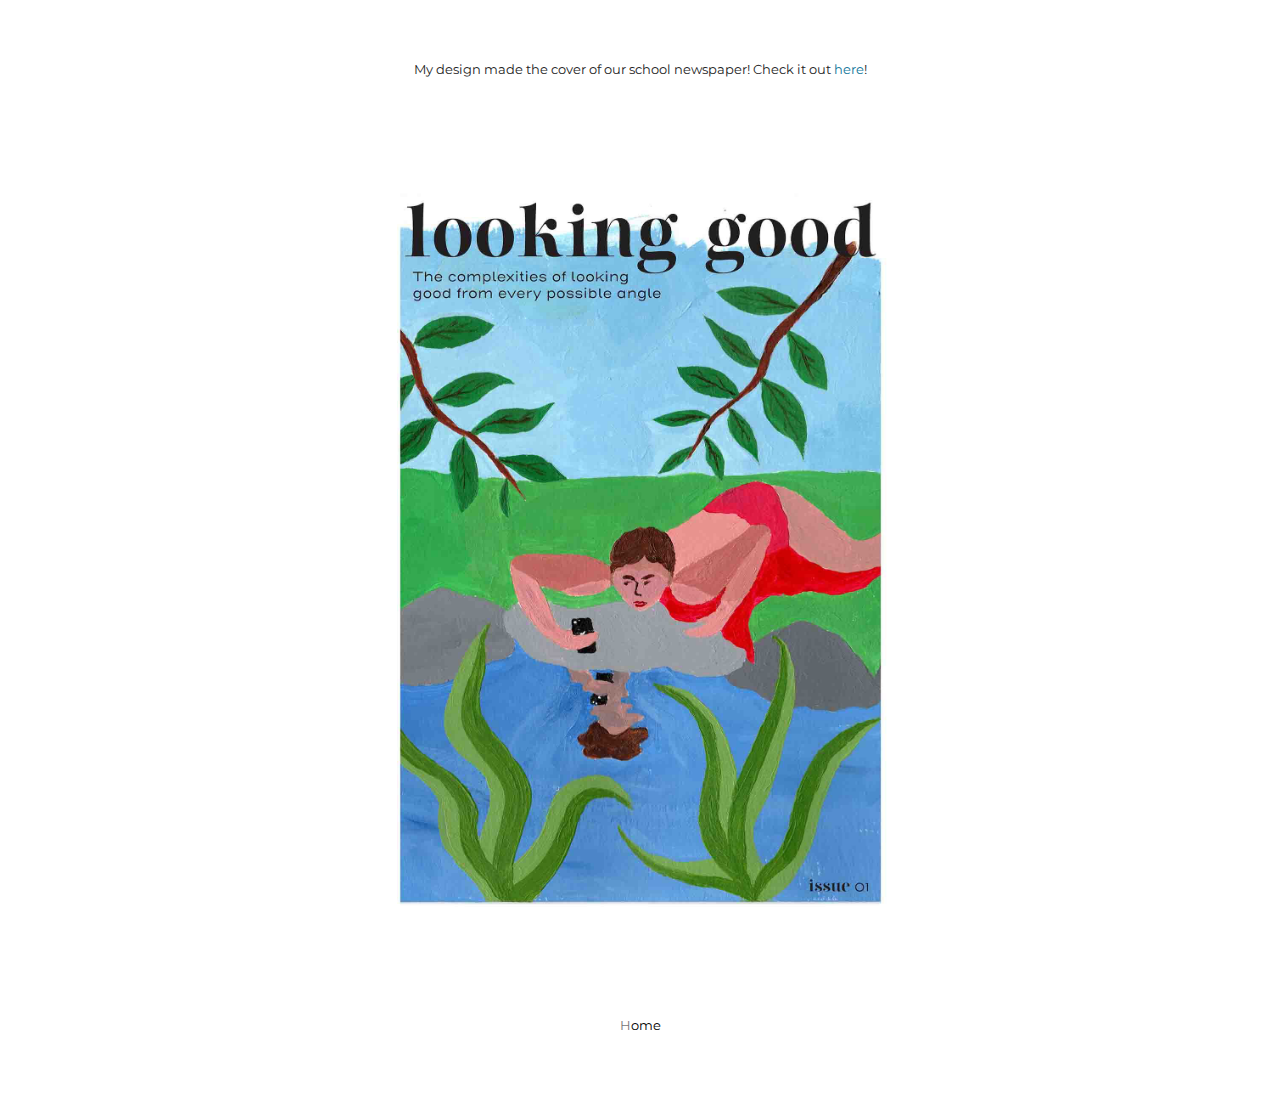
<file: page14.html>
<!DOCTYPE html>
<html  >
<head>
  <!-- Site made with Mobirise Website Builder v4.12.4, https://mobirise.com -->
  <meta charset="UTF-8">
  <meta http-equiv="X-UA-Compatible" content="IE=edge">
  <meta name="generator" content="Mobirise v4.12.4, mobirise.com">
  <meta name="viewport" content="width=device-width, initial-scale=1, minimum-scale=1">
  <link rel="shortcut icon" href="assets/images/nip-png-128x126.png" type="image/x-icon">
  <meta name="description" content="Web Generator Description">
  
  
  <title>Looking Good</title>
  <link rel="stylesheet" href="assets/bootstrap/css/bootstrap.min.css">
  <link rel="stylesheet" href="assets/bootstrap/css/bootstrap-grid.min.css">
  <link rel="stylesheet" href="assets/bootstrap/css/bootstrap-reboot.min.css">
  <link rel="stylesheet" href="assets/tether/tether.min.css">
  <link rel="stylesheet" href="assets/theme/css/style.css">
  <link href="assets/fonts/style.css" rel="stylesheet">
  <link rel="preload" as="style" href="assets/mobirise/css/mbr-additional.css"><link rel="stylesheet" href="assets/mobirise/css/mbr-additional.css" type="text/css">
  
  
  
</head>
<body>
  <section class="mbr-section article content1 cid-s9IeeT9Yii" id="content1-2d">
    
     

    <div class="container">
        <div class="media-container-row">
            <div class="mbr-text col-12 mbr-fonts-style display-7 col-md-8"><p>My design made the cover of our school newspaper! Check it out <a href="https://www.instagram.com/p/B-hJ4eWF8J-/" target="_blank" class="text-primary">here</a>!</p></div>
        </div>
    </div>
</section>

<section class="engine"><a href="https://mobirise.info/y">html web templates</a></section><section class="cid-s9Ie0e40jI" id="image2-2c">

    

    <figure class="mbr-figure container">
        <div class="image-block" style="width: 50%;">
            <img src="assets/images/cover-website-1307x1848.jpg" alt="Mobirise" title="">
            
        </div>
    </figure>
</section>

<section class="mbr-section article content1 cid-s9IeKhtOZG" id="content1-2e">
    
     

    <div class="container">
        <div class="media-container-row">
            <div class="mbr-text col-12 mbr-fonts-style display-7 col-md-8">H<a href="index.html" class="text-black">ome</a></div>
        </div>
    </div>
</section>


  <script src="assets/web/assets/jquery/jquery.min.js"></script>
  <script src="assets/popper/popper.min.js"></script>
  <script src="assets/bootstrap/js/bootstrap.min.js"></script>
  <script src="assets/tether/tether.min.js"></script>
  <script src="assets/smoothscroll/smooth-scroll.js"></script>
  <script src="assets/theme/js/script.js"></script>
  
  
</body>
</html>
</file>
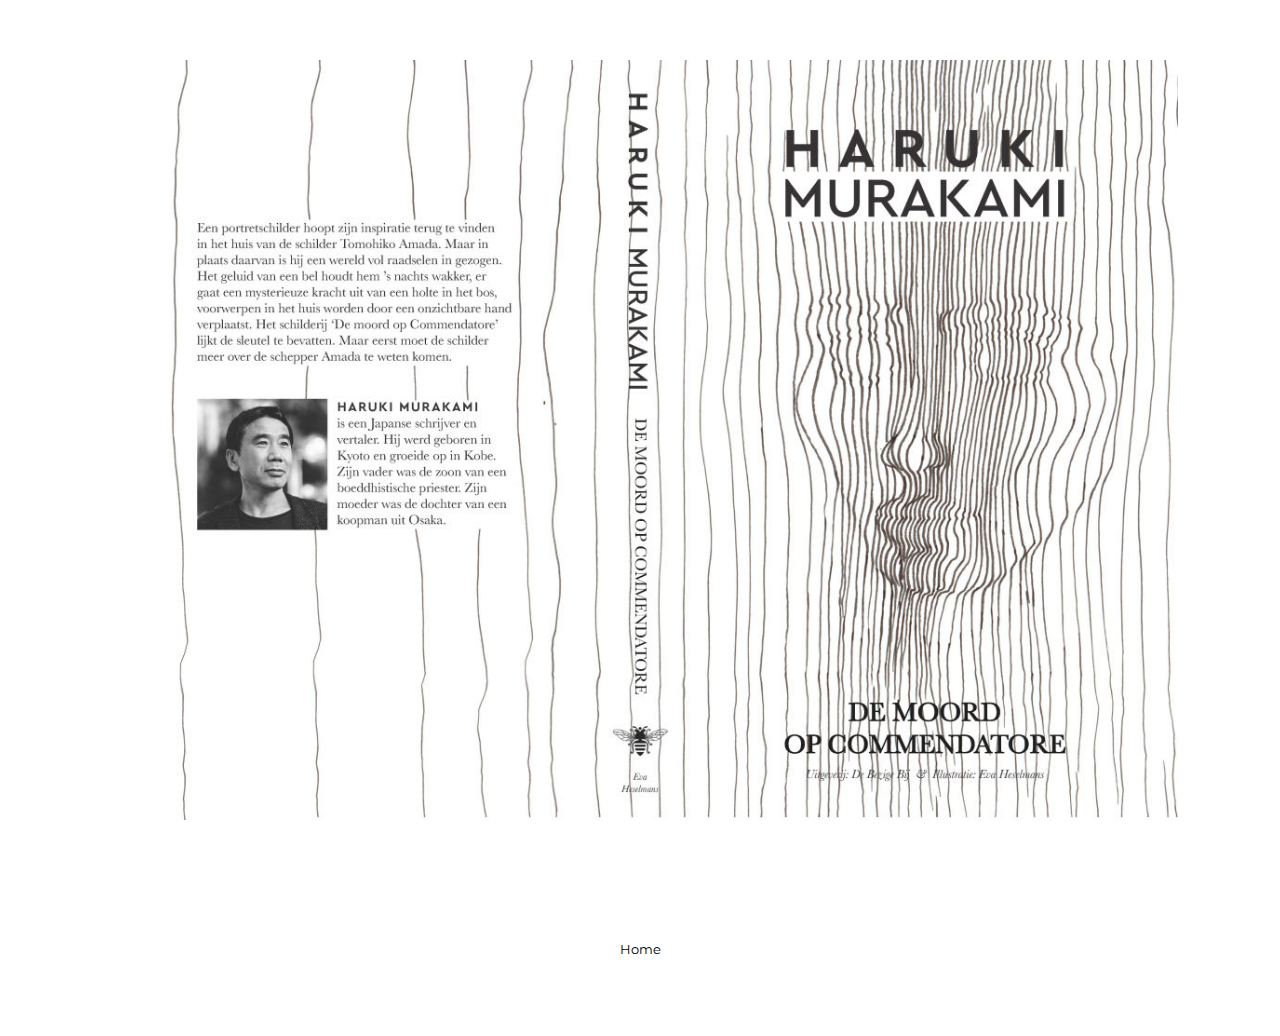
<file: page2.html>
<!DOCTYPE html>
<html  >
<head>
  <!-- Site made with Mobirise Website Builder v4.12.4, https://mobirise.com -->
  <meta charset="UTF-8">
  <meta http-equiv="X-UA-Compatible" content="IE=edge">
  <meta name="generator" content="Mobirise v4.12.4, mobirise.com">
  <meta name="viewport" content="width=device-width, initial-scale=1, minimum-scale=1">
  <link rel="shortcut icon" href="assets/images/nip-png-128x126.png" type="image/x-icon">
  <meta name="description" content="Web Site Creator Description">
  
  
  <title>Book cover</title>
  <link rel="stylesheet" href="assets/bootstrap/css/bootstrap.min.css">
  <link rel="stylesheet" href="assets/bootstrap/css/bootstrap-grid.min.css">
  <link rel="stylesheet" href="assets/bootstrap/css/bootstrap-reboot.min.css">
  <link rel="stylesheet" href="assets/tether/tether.min.css">
  <link rel="stylesheet" href="assets/theme/css/style.css">
  <link href="assets/fonts/style.css" rel="stylesheet">
  <link rel="preload" as="style" href="assets/mobirise/css/mbr-additional.css"><link rel="stylesheet" href="assets/mobirise/css/mbr-additional.css" type="text/css">
  
  
  
</head>
<body>
  <section class="cid-rM9AjKGYTF" id="image2-c">

    

    <figure class="mbr-figure container">
        <div class="image-block" style="width: 97%;">
            <img src="assets/images/definitieve-boekcover-jpg-1156x816.jpg" alt="Mobirise" title="">
            <figcaption class="mbr-figure-caption mbr-figure-caption-over">
                <div class="pb-5 px-3 mbr-white align-center mbr-fonts-style display-1"></div>
            </figcaption>
        </div>
    </figure>
</section>

<section class="engine"><a href="https://mobirise.info/i">free web creation software</a></section><section class="mbr-section article content1 cid-rM9AjMaimw" id="content1-d">
    
     

    <div class="container">
        <div class="media-container-row">
            <div class="mbr-text col-12 mbr-fonts-style display-7 col-md-8"><p><a href="index.html" class="text-black">Home</a></p></div>
        </div>
    </div>
</section>


  <script src="assets/web/assets/jquery/jquery.min.js"></script>
  <script src="assets/popper/popper.min.js"></script>
  <script src="assets/bootstrap/js/bootstrap.min.js"></script>
  <script src="assets/tether/tether.min.js"></script>
  <script src="assets/smoothscroll/smooth-scroll.js"></script>
  <script src="assets/theme/js/script.js"></script>
  
  
</body>
</html>
</file>
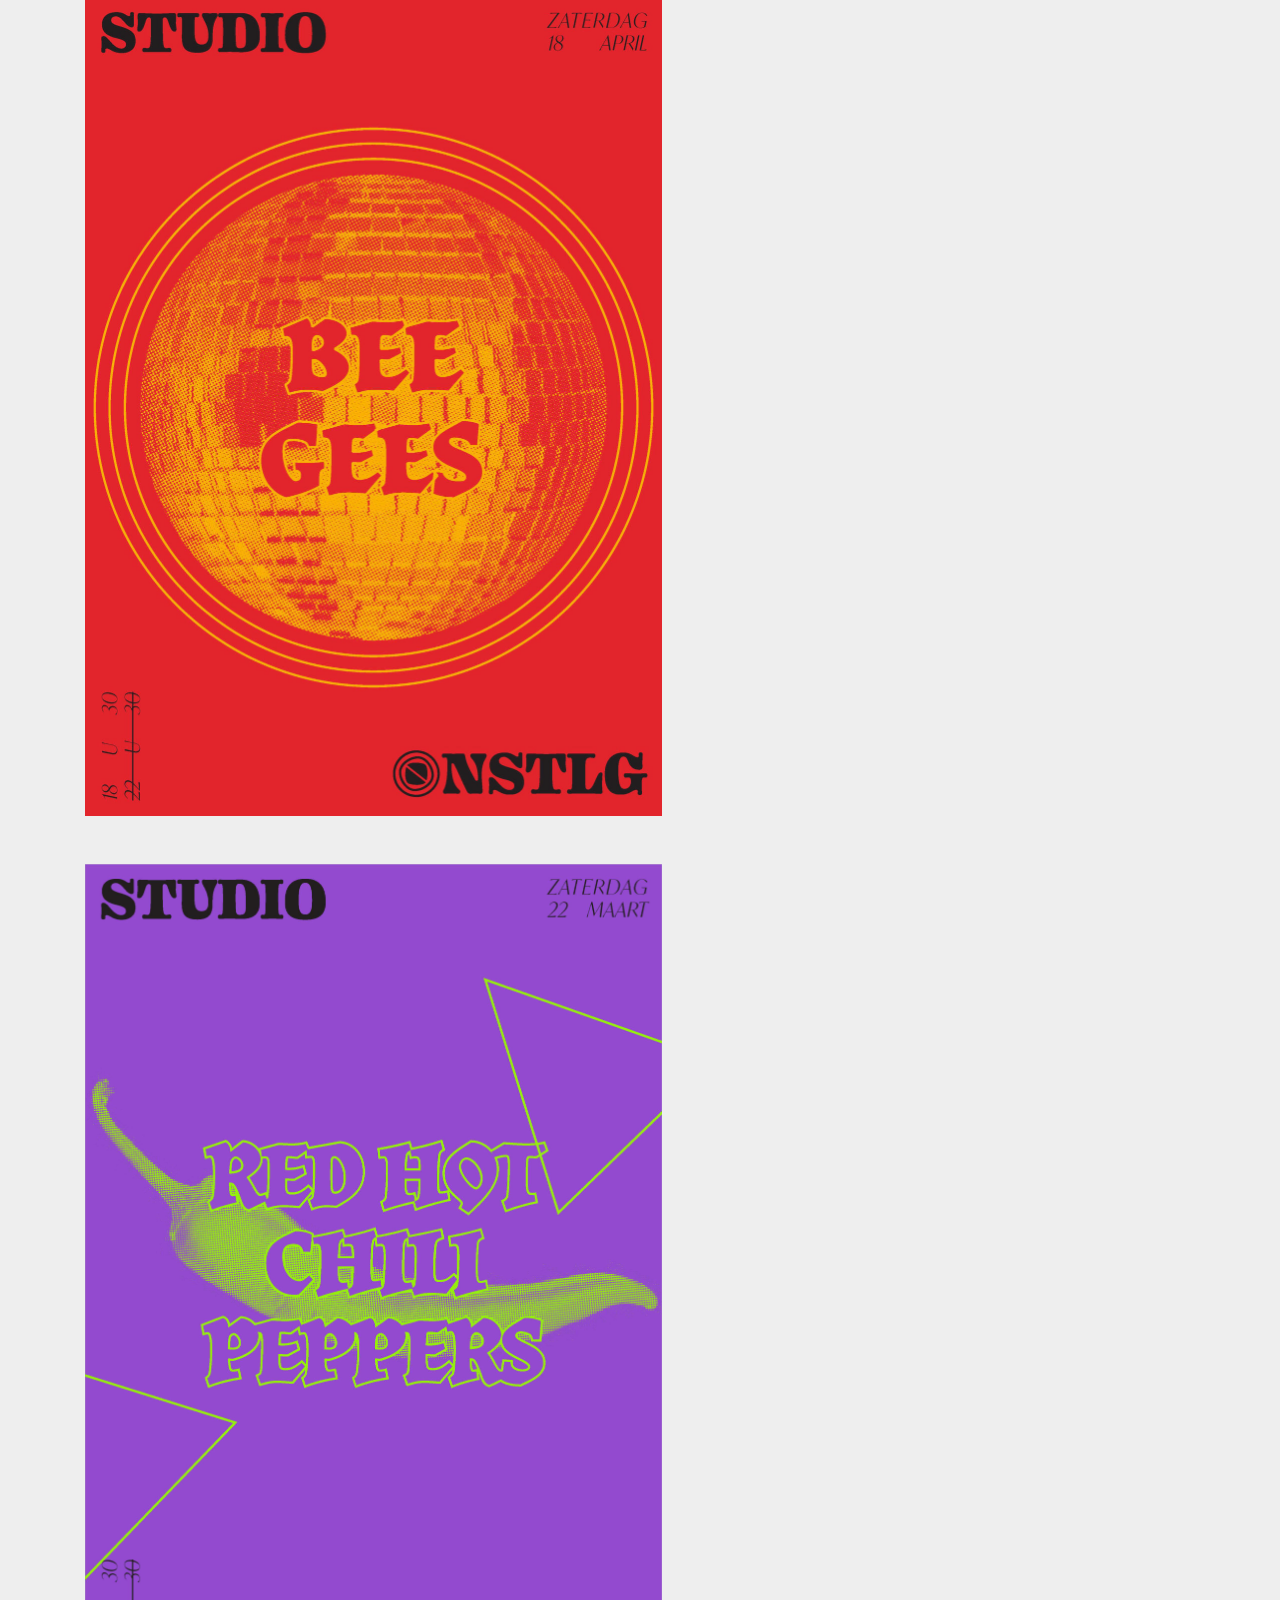
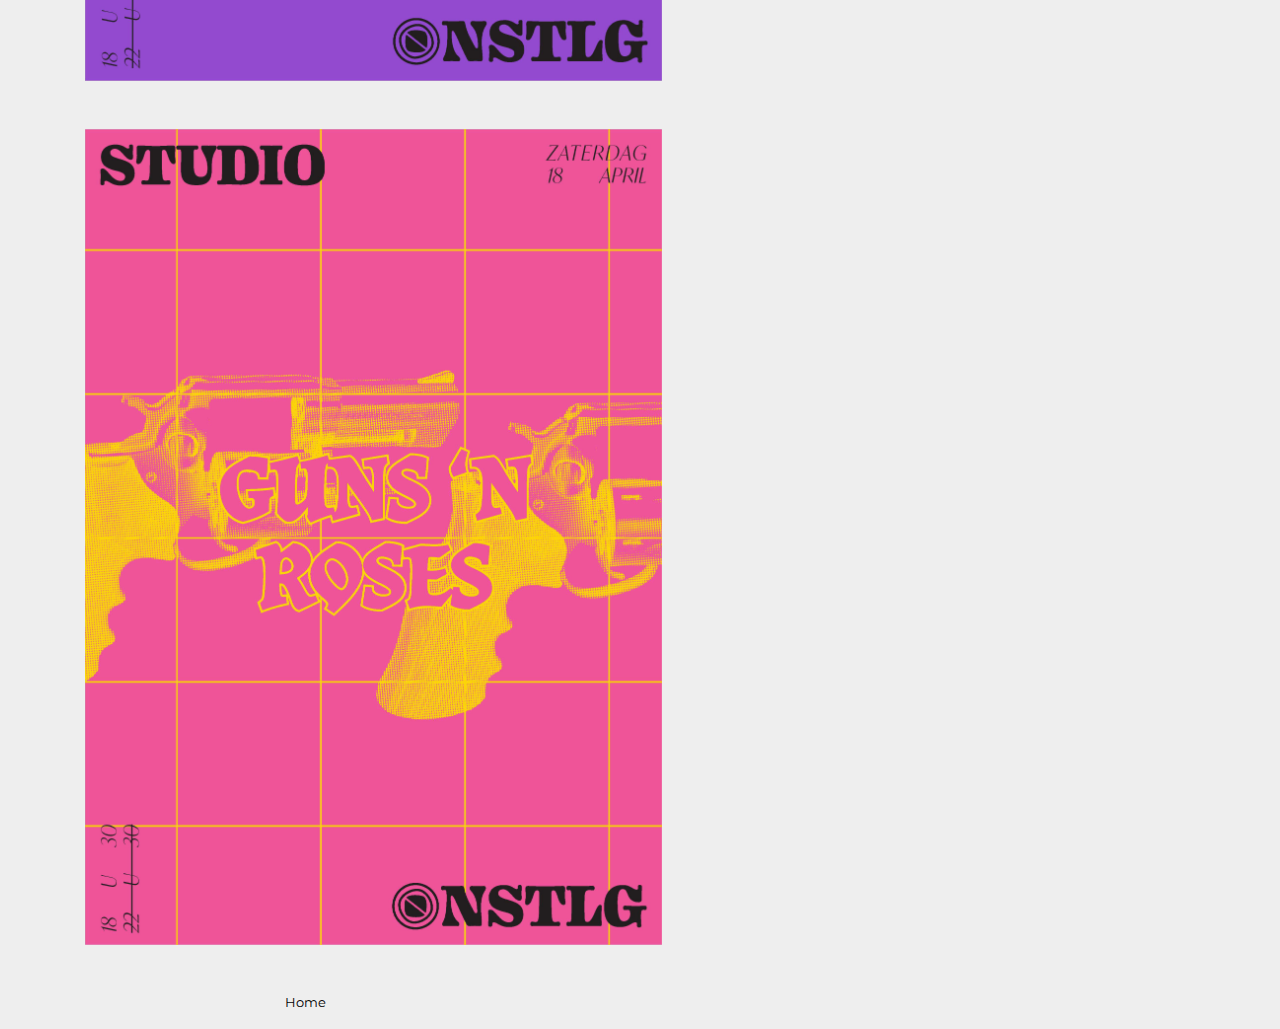
<file: page4.html>
<!DOCTYPE html>
<html  >
<head>
  <!-- Site made with Mobirise Website Builder v4.12.4, https://mobirise.com -->
  <meta charset="UTF-8">
  <meta http-equiv="X-UA-Compatible" content="IE=edge">
  <meta name="generator" content="Mobirise v4.12.4, mobirise.com">
  <meta name="viewport" content="width=device-width, initial-scale=1, minimum-scale=1">
  <link rel="shortcut icon" href="assets/images/nip-png-128x126.png" type="image/x-icon">
  <meta name="description" content="Web Site Creator Description">
  
  
  <title>NSTLG</title>
  <link rel="stylesheet" href="assets/bootstrap/css/bootstrap.min.css">
  <link rel="stylesheet" href="assets/bootstrap/css/bootstrap-grid.min.css">
  <link rel="stylesheet" href="assets/bootstrap/css/bootstrap-reboot.min.css">
  <link rel="stylesheet" href="assets/tether/tether.min.css">
  <link rel="stylesheet" href="assets/theme/css/style.css">
  <link href="assets/fonts/style.css" rel="stylesheet">
  <link rel="preload" as="style" href="assets/mobirise/css/mbr-additional.css"><link rel="stylesheet" href="assets/mobirise/css/mbr-additional.css" type="text/css">
  
  
  
</head>
<body>
  <section class="cid-rM9HIP9rAR" id="image2-g">

    

    <figure class="mbr-figure container">
        <div class="image-block" style="width: 52%;">
            <img src="assets/images/70s-affiche-jpg-1156x1635.jpg" alt="Mobirise" title="">
            <figcaption class="mbr-figure-caption mbr-figure-caption-over">
                <div class="pb-5 px-3 mbr-white align-center mbr-fonts-style display-1"></div>
            </figcaption>
        </div>
    </figure>
</section>

<section class="engine"><a href="https://mobirise.info/f">simple site builder</a></section><section class="cid-rM9KcnzIRO" id="image2-i">

    

    <figure class="mbr-figure container">
        <div class="image-block" style="width: 52%;">
            <img src="assets/images/90s-affiche-jpg-2339x3308.jpg" alt="Mobirise" title="">
            <figcaption class="mbr-figure-caption mbr-figure-caption-over">
                <div class="pb-5 px-3 mbr-white align-center mbr-fonts-style display-1"></div>
            </figcaption>
        </div>
    </figure>
</section>

<section class="cid-rM9KUcr62G" id="image2-j">

    

    <figure class="mbr-figure container">
        <div class="image-block" style="width: 52%;">
            <img src="assets/images/80s-affiche-jpg-2339x3308.jpg" alt="Mobirise" title="">
            <figcaption class="mbr-figure-caption mbr-figure-caption-over">
                <div class="pb-5 px-3 mbr-white align-center mbr-fonts-style display-1"></div>
            </figcaption>
        </div>
    </figure>
</section>

<section class="mbr-section article content1 cid-rM9HIQJABn" id="content1-h">
    
     

    <div class="container">
        <div class="media-container-row">
            <div class="mbr-text col-12 mbr-fonts-style display-7 col-md-8"><p><a href="index.html" class="text-black">Home</a></p></div>
        </div>
    </div>
</section>


  <script src="assets/web/assets/jquery/jquery.min.js"></script>
  <script src="assets/popper/popper.min.js"></script>
  <script src="assets/bootstrap/js/bootstrap.min.js"></script>
  <script src="assets/tether/tether.min.js"></script>
  <script src="assets/smoothscroll/smooth-scroll.js"></script>
  <script src="assets/theme/js/script.js"></script>
  
  
</body>
</html>
</file>
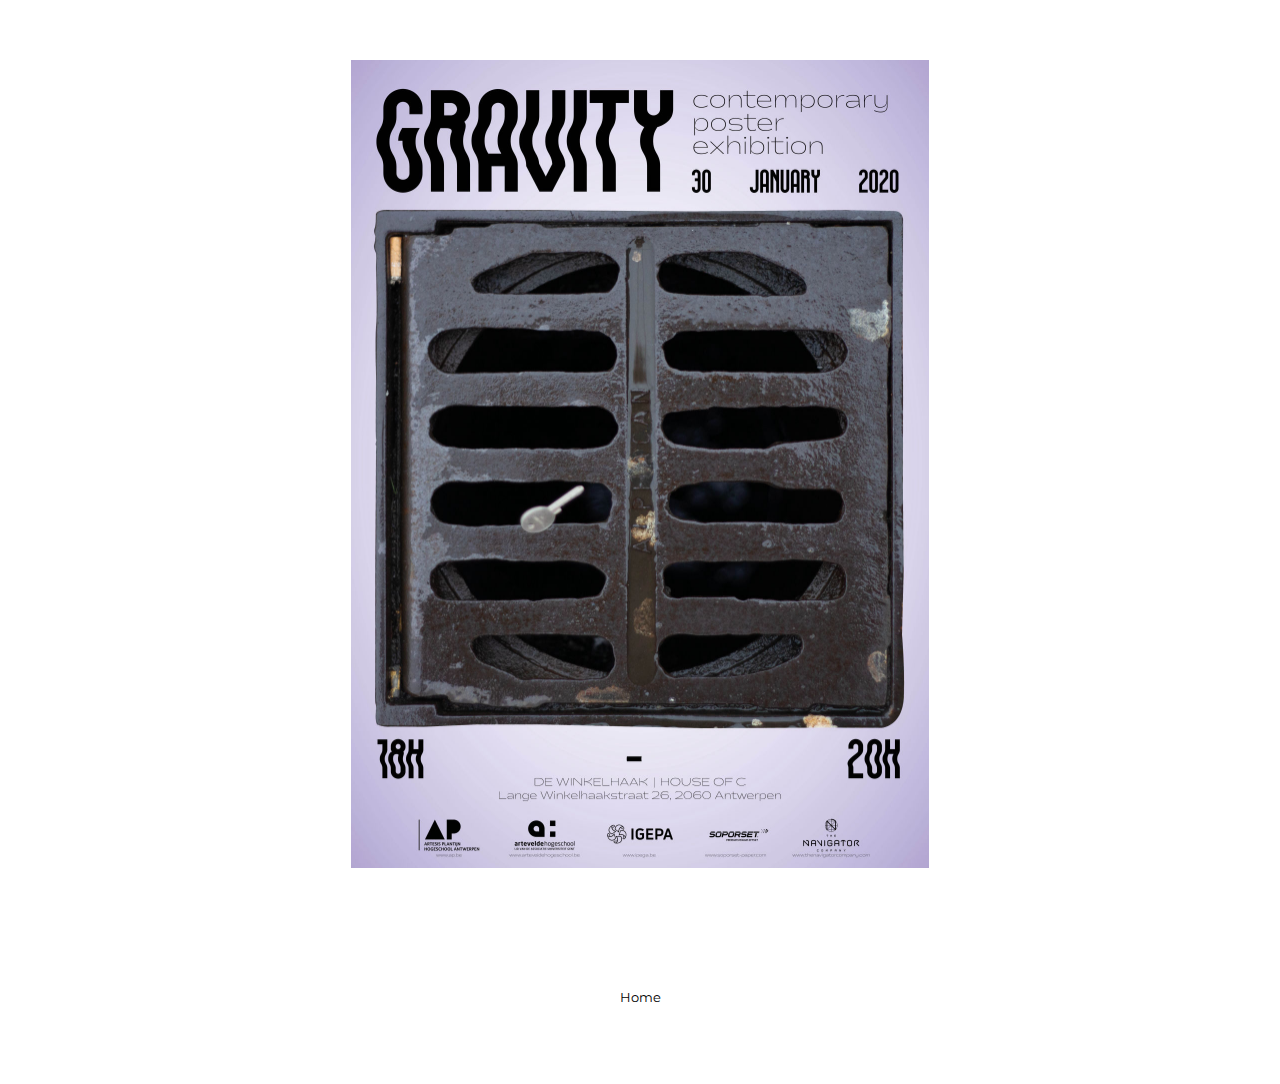
<file: page5.html>
<!DOCTYPE html>
<html  >
<head>
  <!-- Site made with Mobirise Website Builder v4.12.4, https://mobirise.com -->
  <meta charset="UTF-8">
  <meta http-equiv="X-UA-Compatible" content="IE=edge">
  <meta name="generator" content="Mobirise v4.12.4, mobirise.com">
  <meta name="viewport" content="width=device-width, initial-scale=1, minimum-scale=1">
  <link rel="shortcut icon" href="assets/images/nip-png-128x126.png" type="image/x-icon">
  <meta name="description" content="Web Site Creator Description">
  
  
  <title>Gravity</title>
  <link rel="stylesheet" href="assets/bootstrap/css/bootstrap.min.css">
  <link rel="stylesheet" href="assets/bootstrap/css/bootstrap-grid.min.css">
  <link rel="stylesheet" href="assets/bootstrap/css/bootstrap-reboot.min.css">
  <link rel="stylesheet" href="assets/tether/tether.min.css">
  <link rel="stylesheet" href="assets/theme/css/style.css">
  <link href="assets/fonts/style.css" rel="stylesheet">
  <link rel="preload" as="style" href="assets/mobirise/css/mbr-additional.css"><link rel="stylesheet" href="assets/mobirise/css/mbr-additional.css" type="text/css">
  
  
  
</head>
<body>
  <section class="cid-rM9M9VkcQM" id="image2-k">

    

    <figure class="mbr-figure container">
        <div class="image-block" style="width: 52%;">
            <img src="assets/images/paars-riool-jpg-1156x1618.jpg" alt="Mobirise" title="">
            <figcaption class="mbr-figure-caption mbr-figure-caption-over">
                <div class="pb-5 px-3 mbr-white align-center mbr-fonts-style display-1"></div>
            </figcaption>
        </div>
    </figure>
</section>

<section class="engine"><a href="https://mobirise.info/v">html templates</a></section><section class="mbr-section article content1 cid-rM9M9Xl5Km" id="content1-l">
    
     

    <div class="container">
        <div class="media-container-row">
            <div class="mbr-text col-12 mbr-fonts-style display-7 col-md-8"><p><a href="index.html" class="text-black">Home</a></p></div>
        </div>
    </div>
</section>


  <script src="assets/web/assets/jquery/jquery.min.js"></script>
  <script src="assets/popper/popper.min.js"></script>
  <script src="assets/bootstrap/js/bootstrap.min.js"></script>
  <script src="assets/tether/tether.min.js"></script>
  <script src="assets/smoothscroll/smooth-scroll.js"></script>
  <script src="assets/theme/js/script.js"></script>
  
  
</body>
</html>
</file>
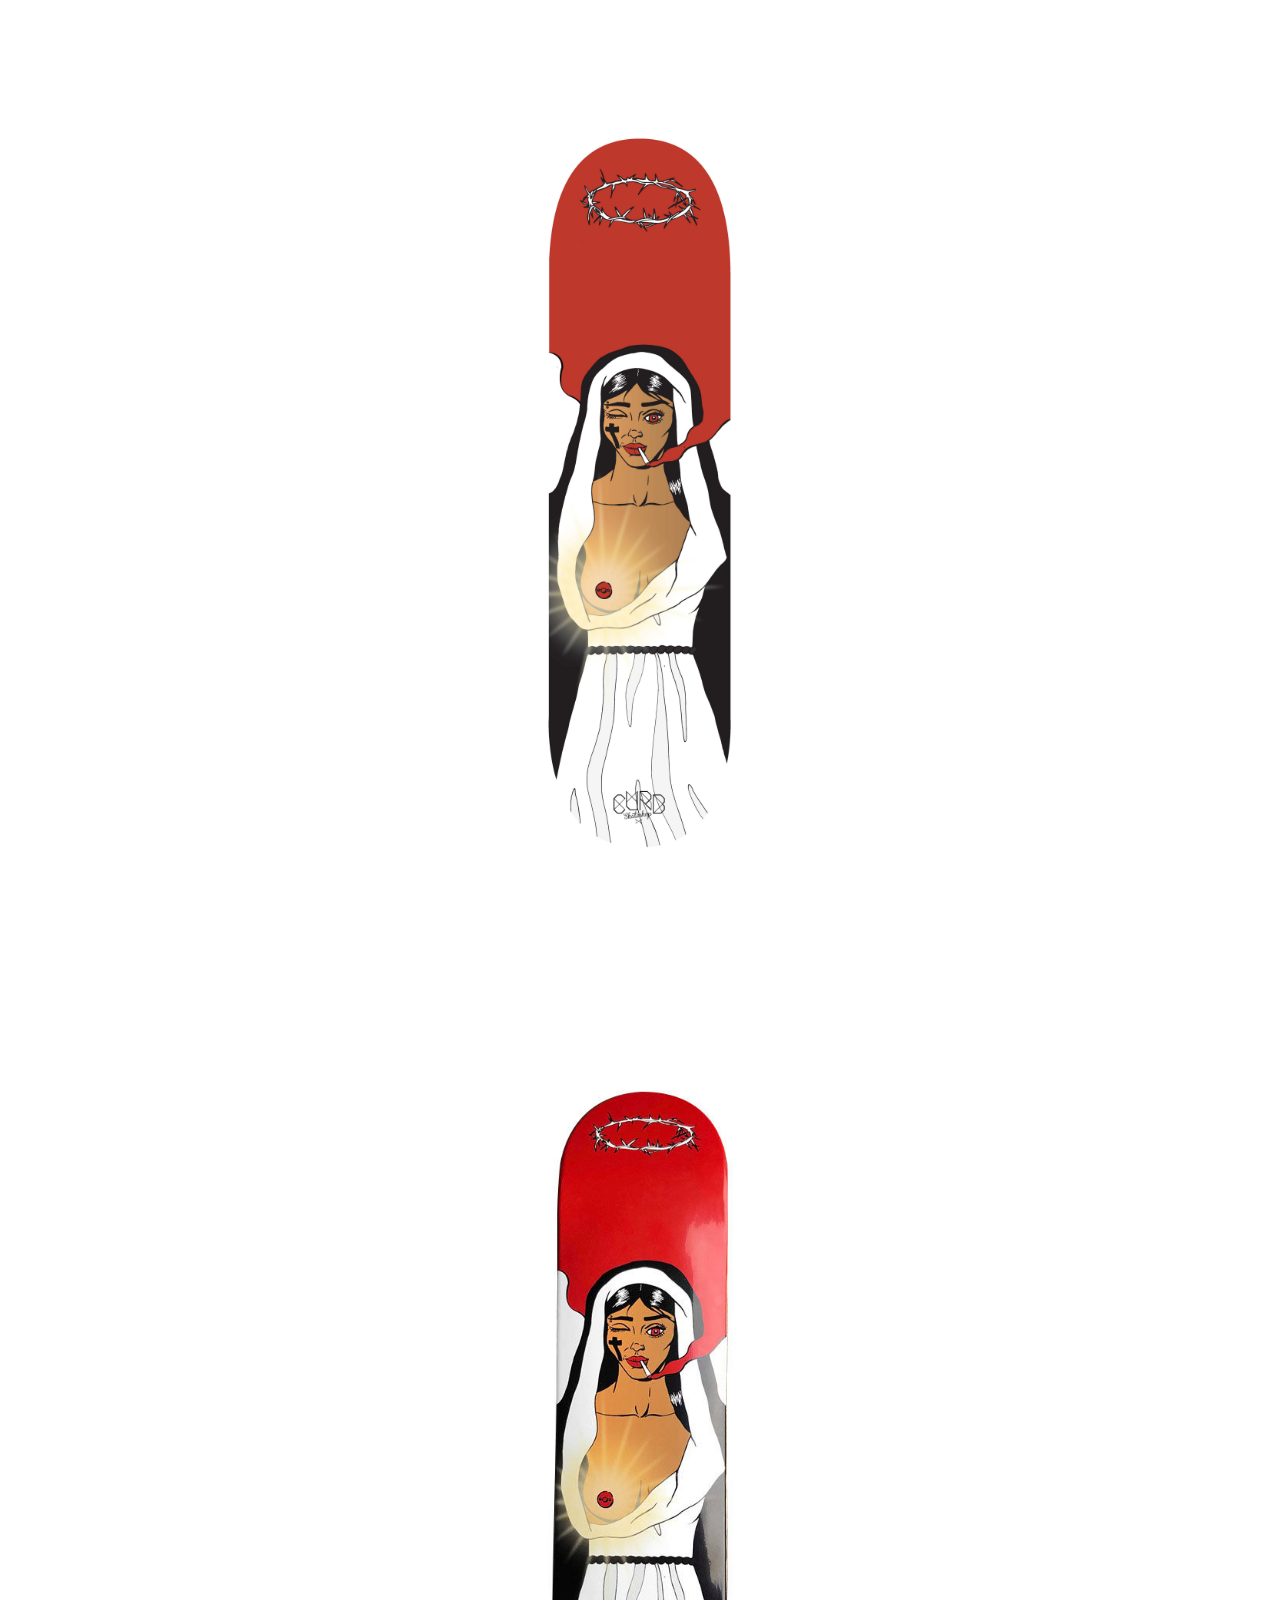
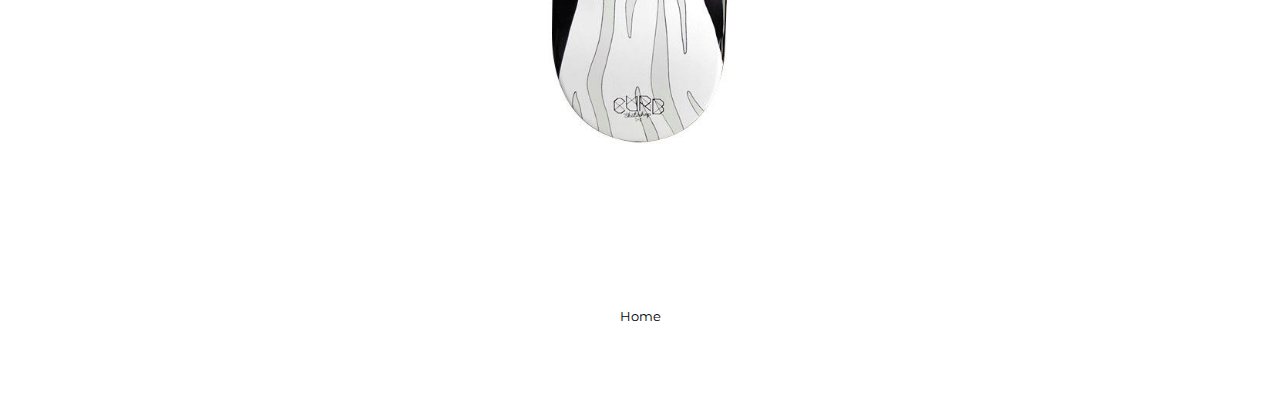
<file: page6.html>
<!DOCTYPE html>
<html  >
<head>
  <!-- Site made with Mobirise Website Builder v4.12.4, https://mobirise.com -->
  <meta charset="UTF-8">
  <meta http-equiv="X-UA-Compatible" content="IE=edge">
  <meta name="generator" content="Mobirise v4.12.4, mobirise.com">
  <meta name="viewport" content="width=device-width, initial-scale=1, minimum-scale=1">
  <link rel="shortcut icon" href="assets/images/nip-png-128x126.png" type="image/x-icon">
  <meta name="description" content="Web Site Creator Description">
  
  
  <title>Skateboard deck</title>
  <link rel="stylesheet" href="assets/bootstrap/css/bootstrap.min.css">
  <link rel="stylesheet" href="assets/bootstrap/css/bootstrap-grid.min.css">
  <link rel="stylesheet" href="assets/bootstrap/css/bootstrap-reboot.min.css">
  <link rel="stylesheet" href="assets/tether/tether.min.css">
  <link rel="stylesheet" href="assets/theme/css/style.css">
  <link href="assets/fonts/style.css" rel="stylesheet">
  <link rel="preload" as="style" href="assets/mobirise/css/mbr-additional.css"><link rel="stylesheet" href="assets/mobirise/css/mbr-additional.css" type="text/css">
  
  
  
</head>
<body>
  <section class="cid-rM9PCsUM5T" id="image2-m">

    

    <figure class="mbr-figure container">
        <div class="image-block" style="width: 20%;">
            <img src="assets/images/plank-jpg-1156x4516.jpg" alt="Mobirise" title="">
            <figcaption class="mbr-figure-caption mbr-figure-caption-over">
                <div class="pb-5 px-3 mbr-white align-center mbr-fonts-style display-1"></div>
            </figcaption>
        </div>
    </figure>
</section>

<section class="engine"><a href="https://mobirise.info/u">bootstrap html templates</a></section><section class="cid-rM9TO3x3Tc" id="image2-p">

    

    <figure class="mbr-figure container">
        <div class="image-block" style="width: 50%;">
            <img src="assets/images/plank-jpg-720x960.jpg" alt="Mobirise" title="">
            <figcaption class="mbr-figure-caption mbr-figure-caption-over">
                <div class="pb-5 px-3 mbr-white align-center mbr-fonts-style display-1"></div>
            </figcaption>
        </div>
    </figure>
</section>

<section class="mbr-section article content1 cid-rM9PCvm4HO" id="content1-n">
    
     

    <div class="container">
        <div class="media-container-row">
            <div class="mbr-text col-12 mbr-fonts-style display-7 col-md-8"><p><a href="index.html" class="text-black">Home</a></p></div>
        </div>
    </div>
</section>


  <script src="assets/web/assets/jquery/jquery.min.js"></script>
  <script src="assets/popper/popper.min.js"></script>
  <script src="assets/bootstrap/js/bootstrap.min.js"></script>
  <script src="assets/tether/tether.min.js"></script>
  <script src="assets/smoothscroll/smooth-scroll.js"></script>
  <script src="assets/theme/js/script.js"></script>
  
  
</body>
</html>
</file>
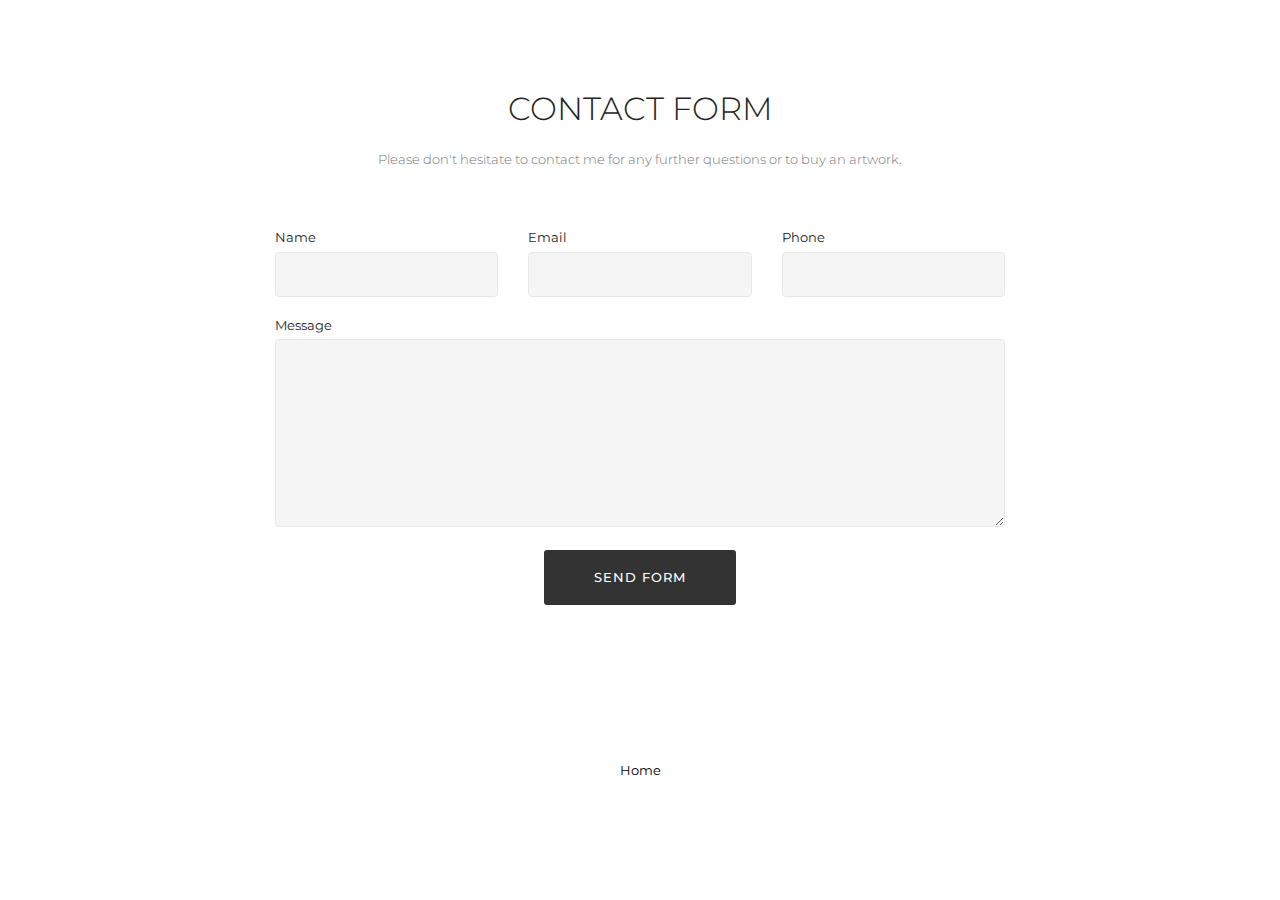
<file: page8.html>
<!DOCTYPE html>
<html  >
<head>
  <!-- Site made with Mobirise Website Builder v4.12.4, https://mobirise.com -->
  <meta charset="UTF-8">
  <meta http-equiv="X-UA-Compatible" content="IE=edge">
  <meta name="generator" content="Mobirise v4.12.4, mobirise.com">
  <meta name="viewport" content="width=device-width, initial-scale=1, minimum-scale=1">
  <link rel="shortcut icon" href="assets/images/nip-png-128x126.png" type="image/x-icon">
  <meta name="description" content="Web Site Builder Description">
  
  
  <title>Contact</title>
  <link rel="stylesheet" href="assets/bootstrap/css/bootstrap.min.css">
  <link rel="stylesheet" href="assets/bootstrap/css/bootstrap-grid.min.css">
  <link rel="stylesheet" href="assets/bootstrap/css/bootstrap-reboot.min.css">
  <link rel="stylesheet" href="assets/tether/tether.min.css">
  <link rel="stylesheet" href="assets/theme/css/style.css">
  <link href="assets/fonts/style.css" rel="stylesheet">
  <link rel="preload" as="style" href="assets/mobirise/css/mbr-additional.css"><link rel="stylesheet" href="assets/mobirise/css/mbr-additional.css" type="text/css">
  
  
  
</head>
<body>
  <section class="mbr-section form1 cid-rMa1LuDZL9" id="form1-11">

    

    
    <div class="container">
        <div class="row justify-content-center">
            <div class="title col-12 col-lg-8">
                <h2 class="mbr-section-title align-center pb-3 mbr-fonts-style display-2">
                    CONTACT FORM
                </h2>
                <h3 class="mbr-section-subtitle align-center mbr-light pb-3 mbr-fonts-style display-7">Please don't hesitate to contact me for any further questions or to buy an artwork.</h3>
            </div>
        </div>
    </div>
    <div class="container">
        <div class="row justify-content-center">
            <div class="media-container-column col-lg-8" data-form-type="formoid">
                <!---Formbuilder Form--->
                <form action="https://mobirise.com/" method="POST" class="mbr-form form-with-styler" data-form-title="Mobirise Form"><input type="hidden" name="email" data-form-email="true" value="0awhEXAVXoeyZJnpvZew2pk+h5ZszO1gQUpEkSn38AZzvwgQ4kLhgAglJcRcUecKwP7mZuMzCQJdirlaqYWzKEmKL0vV4S0XTQtNABLnKYcdPDEQEBdbXUVQHUktwmaX">
                    <div class="row">
                        <div hidden="hidden" data-form-alert="" class="alert alert-success col-12">Thanks!</div>
                        <div hidden="hidden" data-form-alert-danger="" class="alert alert-danger col-12">
                        </div>
                    </div>
                    <div class="dragArea row">
                        <div class="col-md-4  form-group" data-for="name">
                            <label for="name-form1-11" class="form-control-label mbr-fonts-style display-7">Name</label>
                            <input type="text" name="name" data-form-field="Name" required="required" class="form-control display-7" id="name-form1-11">
                        </div>
                        <div class="col-md-4  form-group" data-for="email">
                            <label for="email-form1-11" class="form-control-label mbr-fonts-style display-7">Email</label>
                            <input type="email" name="email" data-form-field="Email" required="required" class="form-control display-7" id="email-form1-11">
                        </div>
                        <div data-for="phone" class="col-md-4  form-group">
                            <label for="phone-form1-11" class="form-control-label mbr-fonts-style display-7">Phone</label>
                            <input type="tel" name="phone" data-form-field="Phone" class="form-control display-7" id="phone-form1-11">
                        </div>
                        <div data-for="message" class="col-md-12 form-group">
                            <label for="message-form1-11" class="form-control-label mbr-fonts-style display-7">Message</label>
                            <textarea name="message" data-form-field="Message" class="form-control display-7" id="message-form1-11"></textarea>
                        </div>
                        <div class="col-md-12 input-group-btn align-center"><button type="submit" class="btn btn-form btn-black display-7">SEND FORM</button></div>
                    </div>
                </form><!---Formbuilder Form--->
            </div>
        </div>
    </div>
</section>

<section class="engine"><a href="https://mobirise.info/m">free website design templates</a></section><section class="mbr-section article content1 cid-rMa4SH2VcY" id="content1-12">
    
     

    <div class="container">
        <div class="media-container-row">
            <div class="mbr-text col-12 mbr-fonts-style display-7 col-md-8"><p><a href="index.html" class="text-black">Home</a></p></div>
        </div>
    </div>
</section>


  <script src="assets/web/assets/jquery/jquery.min.js"></script>
  <script src="assets/popper/popper.min.js"></script>
  <script src="assets/bootstrap/js/bootstrap.min.js"></script>
  <script src="assets/tether/tether.min.js"></script>
  <script src="assets/smoothscroll/smooth-scroll.js"></script>
  <script src="assets/theme/js/script.js"></script>
  <script src="assets/formoid/formoid.min.js"></script>
  
  
</body>
</html>
</file>
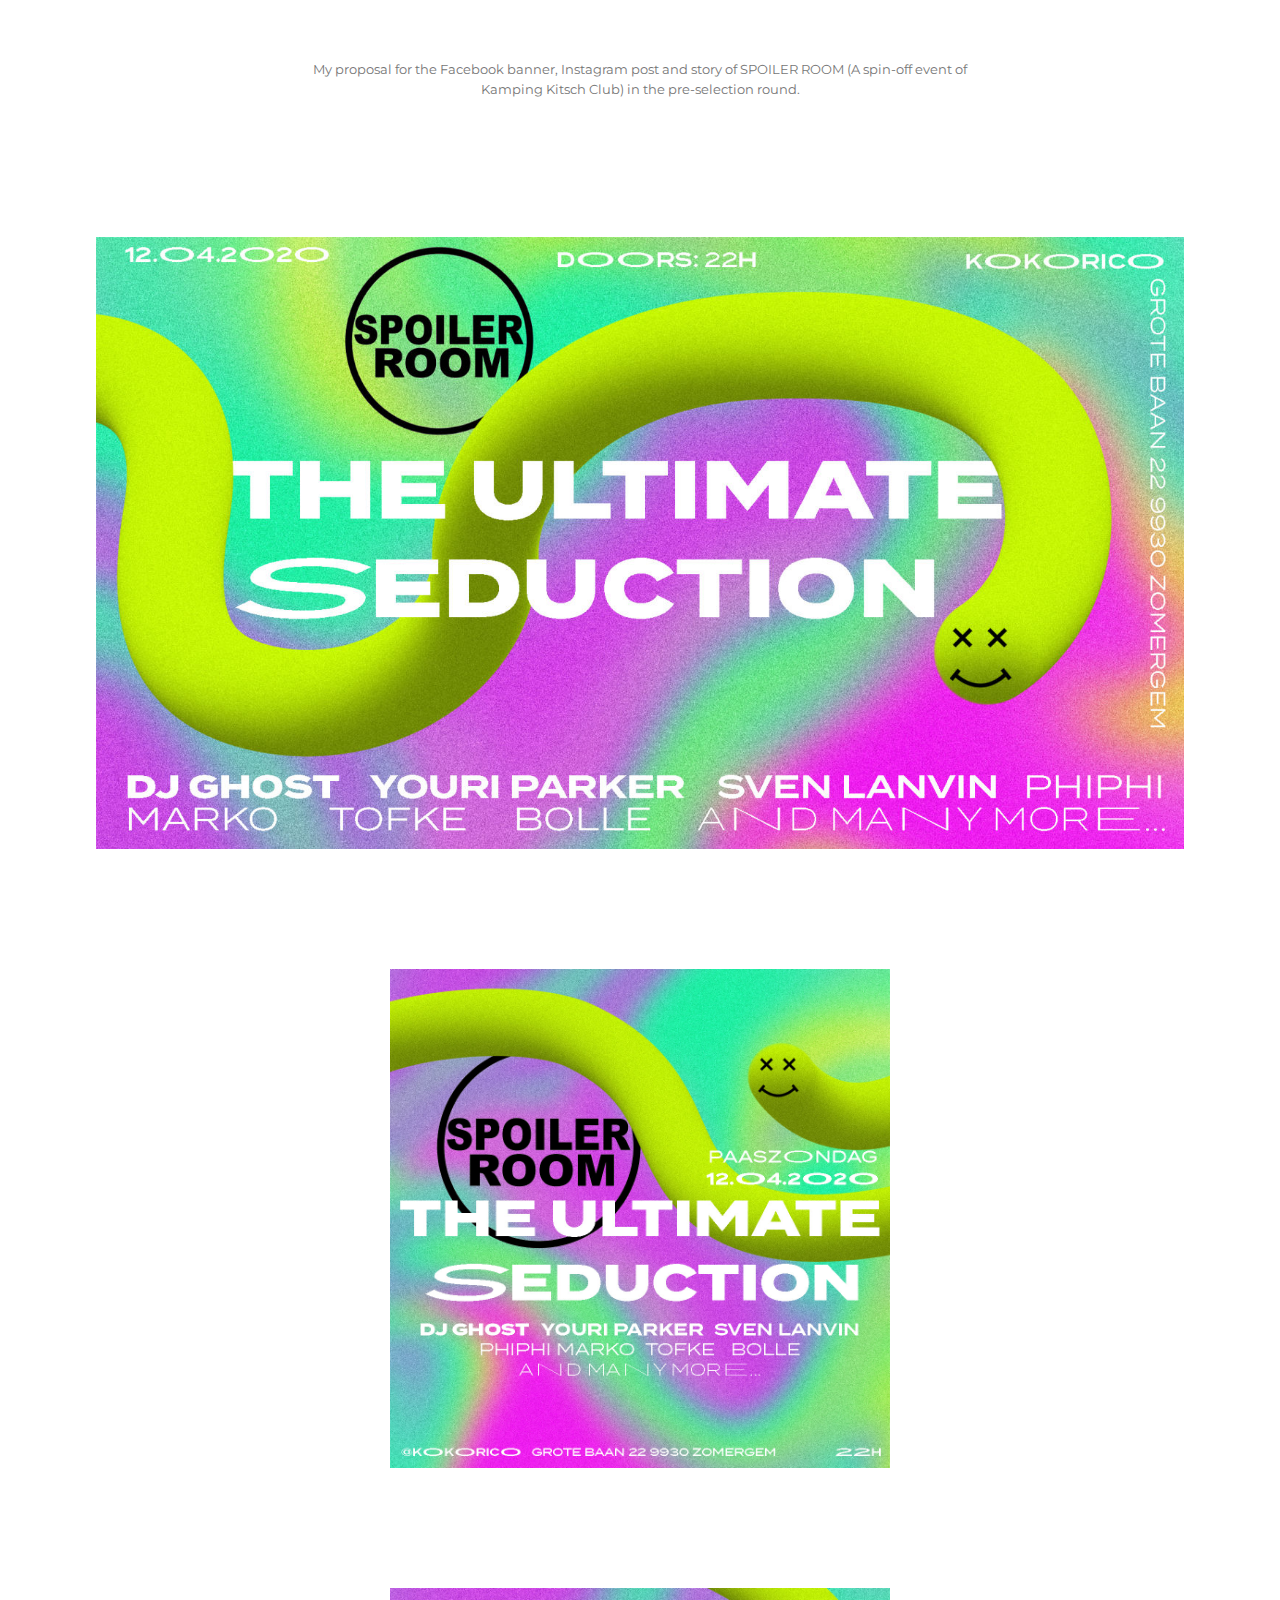
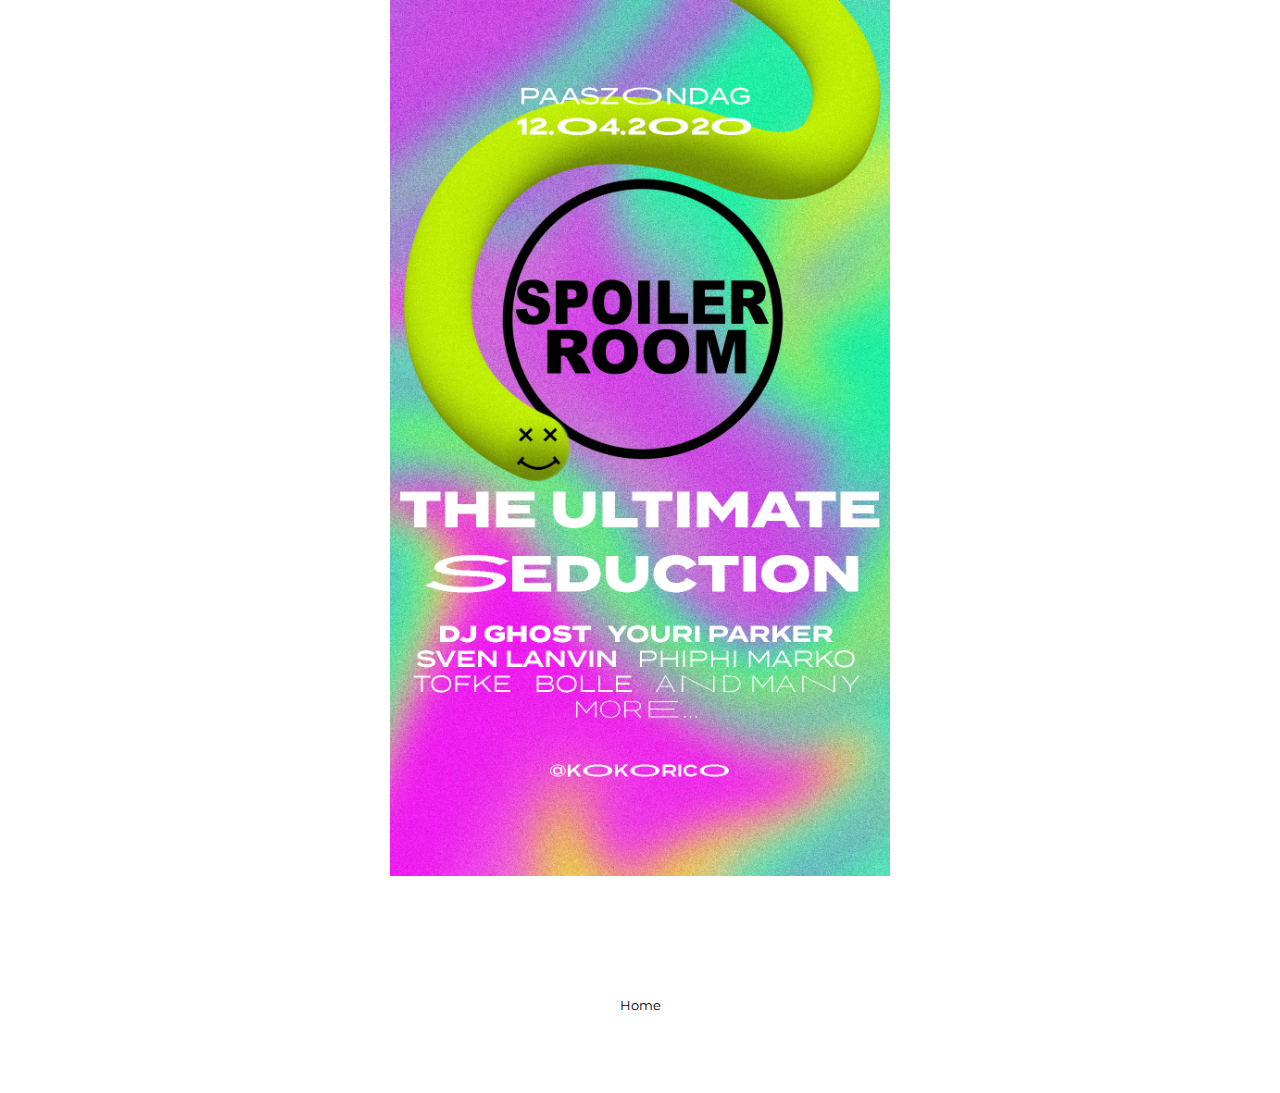
<file: page9.html>
<!DOCTYPE html>
<html  >
<head>
  <!-- Site made with Mobirise Website Builder v4.12.4, https://mobirise.com -->
  <meta charset="UTF-8">
  <meta http-equiv="X-UA-Compatible" content="IE=edge">
  <meta name="generator" content="Mobirise v4.12.4, mobirise.com">
  <meta name="viewport" content="width=device-width, initial-scale=1, minimum-scale=1">
  <link rel="shortcut icon" href="assets/images/nip-png-128x126.png" type="image/x-icon">
  <meta name="description" content="Web Generator Description">
  
  
  <title>Spoiler Room</title>
  <link rel="stylesheet" href="assets/bootstrap/css/bootstrap.min.css">
  <link rel="stylesheet" href="assets/bootstrap/css/bootstrap-grid.min.css">
  <link rel="stylesheet" href="assets/bootstrap/css/bootstrap-reboot.min.css">
  <link rel="stylesheet" href="assets/tether/tether.min.css">
  <link rel="stylesheet" href="assets/theme/css/style.css">
  <link href="assets/fonts/style.css" rel="stylesheet">
  <link rel="preload" as="style" href="assets/mobirise/css/mbr-additional.css"><link rel="stylesheet" href="assets/mobirise/css/mbr-additional.css" type="text/css">
  
  
  
</head>
<body>
  <section class="mbr-section article content1 cid-rQo6x4GehZ" id="content1-1f">
    
     

    <div class="container">
        <div class="media-container-row">
            <div class="mbr-text col-12 mbr-fonts-style display-7 col-md-8"><p>My proposal for the Facebook banner, Instagram post and story of SPOILER ROOM<em> </em>(A spin-off event of Kamping Kitsch Club)<em> </em>in the pre-selection round.</p></div>
        </div>
    </div>
</section>

<section class="engine"><a href="https://mobirise.info/f">simple website maker</a></section><section class="cid-rQo5xYlTz5" id="image2-1b">

    

    <figure class="mbr-figure container">
        <div class="image-block" style="width: 98%;">
            <img src="assets/images/fb-banner-1488x837.jpg" alt="Mobirise" title="">
            <figcaption class="mbr-figure-caption mbr-figure-caption-over">
                <div class="pb-5 px-3 mbr-white align-center mbr-fonts-style display-1"></div>
            </figcaption>
        </div>
    </figure>
</section>

<section class="cid-rQo5RmusZw" id="image2-1d">

    

    <figure class="mbr-figure container">
        <div class="image-block" style="width: 45%;">
            <img src="assets/images/ig-post-1080x1080.jpg" alt="Mobirise" title="">
            <figcaption class="mbr-figure-caption mbr-figure-caption-over">
                <div class="pb-5 px-3 mbr-white align-center mbr-fonts-style display-1"></div>
            </figcaption>
        </div>
    </figure>
</section>

<section class="cid-rQo67GZ5YH" id="image2-1e">

    

    <figure class="mbr-figure container">
        <div class="image-block" style="width: 45%;">
            <img src="assets/images/ig-story-1080x1920.jpg" alt="Mobirise" title="">
            <figcaption class="mbr-figure-caption mbr-figure-caption-over">
                <div class="pb-5 px-3 mbr-white align-center mbr-fonts-style display-1"></div>
            </figcaption>
        </div>
    </figure>
</section>

<section class="mbr-section article content1 cid-rQo5y0lBgM" id="content1-1c">
    
     

    <div class="container">
        <div class="media-container-row">
            <div class="mbr-text col-12 mbr-fonts-style display-7 col-md-8"><p><a href="index.html" class="text-black">Home</a></p></div>
        </div>
    </div>
</section>


  <script src="assets/web/assets/jquery/jquery.min.js"></script>
  <script src="assets/popper/popper.min.js"></script>
  <script src="assets/bootstrap/js/bootstrap.min.js"></script>
  <script src="assets/tether/tether.min.js"></script>
  <script src="assets/smoothscroll/smooth-scroll.js"></script>
  <script src="assets/theme/js/script.js"></script>
  
  
</body>
</html>
</file>
<file: assets/theme/css/style.css>
/*!
 * Mobirise v4 theme (https://mobirise.com/)
 * Copyright 2017 Mobirise
 */
section {
  background-color: #eeeeee;
}

.form-control:focus {
  box-shadow: none;
}

:focus {
  outline: none;
}

body {
  font-style: normal;
  line-height: 1.5;
}

section,
.container,
.container-fluid {
  position: relative;
  word-wrap: break-word;
}

a.mbr-iconfont:hover {
  text-decoration: none;
}

.article .lead p,
.article .lead ul,
.article .lead ol,
.article .lead pre,
.article .lead blockquote {
  margin-bottom: 0;
}

ul,
ol,
pre,
blockquote {
  margin-bottom: 2.3125rem;
}

pre {
  background: #f4f4f4;
  padding: 10px 24px;
  white-space: pre-wrap;
}

.inactive {
  -webkit-user-select: none;
  -moz-user-select: none;
  -ms-user-select: none;
  user-select: none;
  pointer-events: none;
  -webkit-user-drag: none;
  user-drag: none;
}

.mbr-section__comments .row {
  justify-content: center;
  -webkit-justify-content: center;
}

a {
  font-style: normal;
  font-weight: 400;
  cursor: pointer;
}

a, a:hover {
  text-decoration: none;
}

figure {
  margin-bottom: 0;
}

body {
  color: #232323;
}

h1,
h2,
h3,
h4,
h5,
h6,
.h1,
.h2,
.h3,
.h4,
.h5,
.h6,
.display-1,
.display-2,
.display-3,
.display-4 {
  line-height: 1;
  word-break: break-word;
  word-wrap: break-word;
}

.mbr-section-title {
  font-style: normal;
  line-height: 1.2;
}

.mbr-section-subtitle {
  line-height: 1.3;
}

.mbr-text {
  font-style: normal;
  line-height: 1.6;
}

b,
strong {
  font-weight: bold;
}

blockquote {
  padding: 10px 0 10px 20px;
  position: relative;
  border-left: 2px solid;
  border-color: #ff3366;
}

input:-webkit-autofill, input:-webkit-autofill:hover, input:-webkit-autofill:focus, input:-webkit-autofill:active {
  transition-delay: 9999s;
  transition-property: background-color, color;
}

textarea[type='hidden'] {
  display: none;
}

body {
  position: relative;
}

section {
  background-position: 50% 50%;
  background-repeat: no-repeat;
  background-size: cover;
}

section .mbr-background-video,
section .mbr-background-video-preview {
  position: absolute;
  bottom: 0;
  left: 0;
  right: 0;
  top: 0;
}

.hidden {
  visibility: hidden;
}

.mbr-z-index20 {
  z-index: 20;
}

/*! Base colors */
.mbr-white {
  color: #ffffff;
}

.mbr-black {
  color: #000000;
}

.mbr-bg-white {
  background-color: #ffffff;
}

.mbr-bg-black {
  background-color: #000000;
}

/*! Text-aligns */
.align-left {
  text-align: left;
}

.align-center {
  text-align: center;
}

.align-right {
  text-align: right;
}

@media (max-width: 767px) {
  .align-left,
  .align-center,
  .align-right,
  .mbr-section-btn,
  .mbr-section-title {
    text-align: center;
  }
}

/*! Font-weight  */
.mbr-light {
  font-weight: 300;
}

.mbr-regular {
  font-weight: 400;
}

.mbr-semibold {
  font-weight: 500;
}

.mbr-bold {
  font-weight: 700;
}

/*! Media  */
.media-size-item {
  -moz-flex: 1 1 auto;
  -o-flex: 1 1 auto;
  flex: 1 1 auto;
}

.media-content {
  flex-basis: 100%;
}

.media-container-row {
  display: flex;
  flex-direction: row;
  flex-wrap: wrap;
  justify-content: center;
  align-content: center;
  align-items: start;
}

.media-container-row .media-size-item {
  width: 400px;
}

.media-container-column {
  display: flex;
  flex-direction: column;
  flex-wrap: wrap;
  justify-content: center;
  align-content: center;
  align-items: stretch;
}

.media-container-column > * {
  width: 100%;
}

@media (min-width: 992px) {
  .media-container-row {
    flex-wrap: nowrap;
  }
}

figure {
  overflow: hidden;
}

figure[mbr-media-size] {
  transition: width 0.1s;
}

.mbr-figure img,
.mbr-figure iframe {
  display: block;
  width: 100%;
}

.card {
  background-color: transparent;
  border: none;
}

.card-box {
  width: 100%;
}

.card-img {
  text-align: center;
  flex-shrink: 0;
  -webkit-flex-shrink: 0;
}

.media {
  max-width: 100%;
  margin: 0 auto;
}

.mbr-figure {
  -ms-grid-row-align: center;
  align-self: center;
}

.media-container > div {
  max-width: 100%;
}

.mbr-figure img,
.card-img img {
  width: 100%;
}

@media (max-width: 991px) {
  .media-size-item {
    width: auto !important;
  }
  .media {
    width: auto;
  }
  .mbr-figure {
    width: 100% !important;
  }
}

/*! Buttons */
.btn {
  font-weight: 500;
  border-width: 2px;
  font-style: normal;
  letter-spacing: 1px;
  margin: .4rem .8rem;
  white-space: normal;
  transition: all .3s ease-in-out;
  display: inline-flex;
  align-items: center;
  justify-content: center;
  word-break: break-word;
  -webkit-align-items: center;
  -webkit-justify-content: center;
  display: -webkit-inline-flex;
}

.btn-sm {
  font-weight: 500;
  letter-spacing: 1px;
  transition: all .3s ease-in-out;
}

.btn-md {
  font-weight: 500;
  letter-spacing: 1px;
  margin: .4rem .8rem !important;
  transition: all .3s ease-in-out;
}

.btn-lg {
  font-weight: 500;
  letter-spacing: 1px;
  margin: .4rem .8rem !important;
  transition: all .3s ease-in-out;
}

.mbr-section-btn {
  margin-left: -0.25rem;
  margin-right: -0.25rem;
  font-size: 0;
}

nav .mbr-section-btn {
  margin-left: 0rem;
  margin-right: 0rem;
}

.btn-form {
  border-radius: 0;
}

.btn-form:hover {
  cursor: pointer;
}

/*! Btn icon margin */
.btn .mbr-iconfont,
.btn.btn-sm .mbr-iconfont {
  cursor: pointer;
  margin-right: 0.5rem;
}

.btn.btn-md .mbr-iconfont,
.btn.btn-md .mbr-iconfont {
  margin-right: 0.8rem;
}

.mbr-regular {
  font-weight: 400;
}

.mbr-semibold {
  font-weight: 500;
}

.mbr-bold {
  font-weight: 700;
}

[type='submit'] {
  -webkit-appearance: none;
}

/*! Full-screen */
.mbr-fullscreen .mbr-overlay {
  min-height: 100vh;
}

.mbr-fullscreen {
  display: flex;
  display: -moz-flex;
  display: -ms-flex;
  display: -o-flex;
  align-items: center;
  -webkit-align-items: center;
  min-height: 100vh;
  padding-top: 3rem;
  padding-bottom: 3rem;
}

/*! Map */
.map {
  height: 25rem;
  position: relative;
}

.map iframe {
  width: 100%;
  height: 100%;
}

.mbr-overlay {
  background-color: #000;
  bottom: 0;
  left: 0;
  opacity: .5;
  position: absolute;
  right: 0;
  top: 0;
  z-index: 0;
  pointer-events: none;
}

/* Form */
blockquote {
  font-style: italic;
  padding: 10px 0 10px 20px;
  font-size: 1.09rem;
  position: relative;
  border-width: 3px;
}

.form-control {
  background-color: #f5f5f5;
  box-shadow: none;
  color: #565656;
  line-height: 1.43;
  min-height: 3.5em;
  padding: 1.07em .5em;
}

.form-control, .form-control:focus {
  border: 1px solid #e8e8e8;
}

.form-active .form-control:invalid {
  border-color: red;
}

.form-control-label {
  position: relative;
  cursor: pointer;
  margin-bottom: .357em;
  padding: 0;
}

.alert {
  color: #ffffff;
  border-radius: 0;
  border: 0;
  font-size: .875rem;
  line-height: 1.5;
  margin-bottom: 1.875rem;
  padding: 1.25rem;
  position: relative;
}

.alert.alert-form::after {
  background-color: inherit;
  bottom: -7px;
  content: "";
  display: block;
  height: 14px;
  left: 50%;
  margin-left: -7px;
  position: absolute;
  transform: rotate(45deg);
  width: 14px;
  -webkit-transform: rotate(45deg);
}

.form-asterisk {
  font-family: initial;
  position: absolute;
  top: -2px;
  font-weight: normal;
}

/*! Scroll to top arrow */
#scrollToTop a i:before {
  content: '';
  position: absolute;
  height: 40%;
  top: 25%;
  background: #fff;
  width: 2px;
  left: calc(50% - 1px);
}

#scrollToTop a i:after {
  content: '';
  position: absolute;
  display: block;
  border-top: 2px solid #fff;
  border-right: 2px solid #fff;
  width: 40%;
  height: 40%;
  left: 30%;
  bottom: 30%;
  transform: rotate(135deg);
  -webkit-transform: rotate(135deg);
}

.mbr-arrow-up {
  bottom: 25px;
  right: 90px;
  position: fixed;
  text-align: right;
  z-index: 5000;
  color: #ffffff;
  font-size: 32px;
  transform: rotate(180deg);
  -webkit-transform: rotate(180deg);
}

.mbr-arrow-up a {
  background: rgba(0, 0, 0, 0.2);
  border-radius: 3px;
  color: #fff;
  display: inline-block;
  height: 60px;
  width: 60px;
  outline-style: none !important;
  position: relative;
  text-decoration: none;
  transition: all 0.3s ease-in-out;
  cursor: pointer;
  text-align: center;
}

.mbr-arrow-up a:hover {
  background-color: rgba(0, 0, 0, 0.4);
}

.mbr-arrow-up a i {
  line-height: 60px;
}

.mbr-arrow-up-icon {
  display: block;
  color: #fff;
}

.mbr-arrow-up-icon::before {
  content: '\203a';
  display: inline-block;
  font-family: serif;
  font-size: 32px;
  line-height: 1;
  font-style: normal;
  position: relative;
  top: 6px;
  left: -4px;
  -webkit-transform: rotate(-90deg);
  transform: rotate(-90deg);
}

/*! Arrow Down */
.mbr-arrow {
  position: absolute;
  bottom: 45px;
  left: 50%;
  width: 60px;
  height: 60px;
  cursor: pointer;
  background-color: rgba(80, 80, 80, 0.5);
  border-radius: 50%;
  -webkit-transform: translateX(-50%);
  transform: translateX(-50%);
}

.mbr-arrow > a {
  display: inline-block;
  text-decoration: none;
  outline-style: none;
  -webkit-animation: arrowdown 1.7s ease-in-out infinite;
  animation: arrowdown 1.7s ease-in-out infinite;
}

.mbr-arrow > a > i {
  position: absolute;
  top: -2px;
  left: 15px;
  font-size: 2rem;
}

@keyframes arrowdown {
  0% {
    transform: translateY(0px);
    -webkit-transform: translateY(0px);
  }
  50% {
    transform: translateY(-5px);
    -webkit-transform: translateY(-5px);
  }
  100% {
    transform: translateY(0px);
    -webkit-transform: translateY(0px);
  }
}

@-webkit-keyframes arrowdown {
  0% {
    transform: translateY(0px);
    -webkit-transform: translateY(0px);
  }
  50% {
    transform: translateY(-5px);
    -webkit-transform: translateY(-5px);
  }
  100% {
    transform: translateY(0px);
    -webkit-transform: translateY(0px);
  }
}

@media (max-width: 500px) {
  .mbr-arrow-up {
    left: 50%;
    right: auto;
    transform: translateX(-50%) rotate(180deg);
    -webkit-transform: translateX(-50%) rotate(180deg);
  }
}

/*Gradients animation*/
@keyframes gradient-animation {
  from {
    background-position: 0% 100%;
    -webkit-animation-timing-function: ease-in-out;
            animation-timing-function: ease-in-out;
  }
  to {
    background-position: 100% 0%;
    -webkit-animation-timing-function: ease-in-out;
            animation-timing-function: ease-in-out;
  }
}

@-webkit-keyframes gradient-animation {
  from {
    background-position: 0% 100%;
    -webkit-animation-timing-function: ease-in-out;
            animation-timing-function: ease-in-out;
  }
  to {
    background-position: 100% 0%;
    -webkit-animation-timing-function: ease-in-out;
            animation-timing-function: ease-in-out;
  }
}

.bg-gradient {
  background-size: 200% 200%;
  animation: gradient-animation 5s infinite alternate;
  -webkit-animation: gradient-animation 5s infinite alternate;
}

.menu .navbar-brand {
  display: -webkit-flex;
}

.menu .navbar-brand span {
  display: flex;
  display: -webkit-flex;
}

.menu .navbar-brand .navbar-caption-wrap {
  display: -webkit-flex;
}

.menu .navbar-brand .navbar-logo img {
  display: -webkit-flex;
}

@media (min-width: 768px) and (max-width: 1023px) {
  .menu .navbar-toggleable-sm .navbar-nav {
    display: -ms-flexbox;
  }
}

@media (max-width: 1023px) {
  .menu .navbar-collapse {
    max-height: 93.5vh;
  }
  .menu .navbar-collapse.show {
    overflow: auto;
  }
}

@media (min-width: 1024px) {
  .menu .navbar-nav.nav-dropdown {
    display: -webkit-flex;
  }
  .menu .navbar-toggleable-sm .navbar-collapse {
    display: -webkit-flex !important;
  }
  .menu .collapsed .navbar-collapse {
    max-height: 93.5vh;
  }
  .menu .collapsed .navbar-collapse.show {
    overflow: auto;
  }
}

@media (max-width: 767px) {
  .menu .navbar-collapse {
    max-height: 80vh;
  }
}

/* Others*/
.note-check a[data-value=Rubik] {
  font-style: normal;
}

.mbr-arrow a {
  color: #ffffff;
}

@media (max-width: 767px) {
  .mbr-arrow {
    display: none;
  }
}

.navbar {
  display: -webkit-flex;
  -webkit-flex-wrap: wrap;
  -webkit-align-items: center;
  -webkit-justify-content: space-between;
}

.navbar-collapse {
  -webkit-flex-basis: 100%;
  -webkit-flex-grow: 1;
  -webkit-align-items: center;
}

.nav-dropdown .link {
  padding: 0.667em 1.667em !important;
  margin: 0 !important;
}

.nav {
  display: -webkit-flex;
  -webkit-flex-wrap: wrap;
}

.row {
  display: -webkit-flex;
  -webkit-flex-wrap: wrap;
}

.justify-content-center {
  -webkit-justify-content: center;
}

.form-inline {
  display: -webkit-flex;
  -webkit-align-items: center;
}

.card-wrapper {
  -webkit-flex: 1;
}

.carousel-control {
  z-index: 10;
  display: -webkit-flex;
  -webkit-align-items: center;
  -webkit-justify-content: center;
}

.carousel-controls {
  display: -webkit-flex;
}

.media {
  display: -webkit-flex;
}

.form-group:focus {
  outline: none;
}

.jq-selectbox__select {
  padding: 1.07em 0.5em;
  position: absolute;
  top: 0;
  left: 0;
  width: 100%;
}

.jq-selectbox__dropdown {
  position: absolute;
  top: 100%;
  left: 0 !important;
  width: 100% !important;
}

.jq-selectbox__trigger-arrow {
  -webkit-transform: translateY(-50%);
          transform: translateY(-50%);
}

.jq-selectbox li {
  padding: 1.07em 0.5em;
}

input[type='range'] {
  padding-left: 0 !important;
  padding-right: 0 !important;
}

.modal-dialog,
.modal-content {
  height: 100%;
}

.modal-dialog .carousel-inner {
  height: calc(100vh - 1.75rem);
}

@media (max-width: 575px) {
  .modal-dialog .carousel-inner {
    height: calc(100vh - 1rem);
  }
}

.carousel-item {
  text-align: center;
}

.carousel-item img {
  margin: auto;
}

.navbar-toggler {
  align-self: flex-start;
  padding: 0.25rem 0.75rem;
  font-size: 1.25rem;
  line-height: 1;
  background: transparent;
  border: 1px solid transparent;
  border-radius: 0.25rem;
}

.navbar-toggler:focus,
.navbar-toggler:hover {
  text-decoration: none;
}

.navbar-toggler-icon {
  display: inline-block;
  width: 1.5em;
  height: 1.5em;
  vertical-align: middle;
  content: '';
  background: no-repeat center center;
  background-size: 100% 100%;
}

.navbar-toggler-left {
  position: absolute;
  left: 1rem;
}

.navbar-toggler-right {
  position: absolute;
  right: 1rem;
}

@media (max-width: 575px) {
  .navbar-toggleable .navbar-nav .dropdown-menu {
    position: static;
    float: none;
  }
  .navbar-toggleable > .container {
    padding-right: 0;
    padding-left: 0;
  }
}

@media (min-width: 576px) {
  .navbar-toggleable {
    flex-direction: row;
    flex-wrap: nowrap;
    align-items: center;
  }
  .navbar-toggleable .navbar-nav {
    flex-direction: row;
  }
  .navbar-toggleable .navbar-nav .nav-link {
    padding-right: 0.5rem;
    padding-left: 0.5rem;
  }
  .navbar-toggleable > .container {
    display: flex;
    flex-wrap: nowrap;
    align-items: center;
  }
  .navbar-toggleable .navbar-collapse {
    display: flex !important;
    width: 100%;
  }
  .navbar-toggleable .navbar-toggler {
    display: none;
  }
}

@media (max-width: 767px) {
  .navbar-toggleable-sm .navbar-nav .dropdown-menu {
    position: static;
    float: none;
  }
  .navbar-toggleable-sm > .container {
    padding-right: 0;
    padding-left: 0;
  }
}

@media (min-width: 768px) {
  .navbar-toggleable-sm {
    flex-direction: row;
    flex-wrap: nowrap;
    align-items: center;
  }
  .navbar-toggleable-sm .navbar-nav {
    flex-direction: row;
  }
  .navbar-toggleable-sm .navbar-nav .nav-link {
    padding-right: 0.5rem;
    padding-left: 0.5rem;
  }
  .navbar-toggleable-sm > .container {
    display: flex;
    flex-wrap: nowrap;
    align-items: center;
  }
  .navbar-toggleable-sm .navbar-collapse {
    display: none;
    width: 100%;
  }
  .navbar-toggleable-sm .navbar-toggler {
    display: none;
  }
}

@media (max-width: 1023px) {
  .navbar-toggleable-md .navbar-nav .dropdown-menu {
    position: static;
    float: none;
  }
  .navbar-toggleable-md > .container {
    padding-right: 0;
    padding-left: 0;
  }
}

@media (min-width: 1024px) {
  .navbar-toggleable-md {
    flex-direction: row;
    flex-wrap: nowrap;
    align-items: center;
  }
  .navbar-toggleable-md .navbar-nav {
    flex-direction: row;
  }
  .navbar-toggleable-md .navbar-nav .nav-link {
    padding-right: 0.5rem;
    padding-left: 0.5rem;
  }
  .navbar-toggleable-md > .container {
    display: flex;
    flex-wrap: nowrap;
    align-items: center;
  }
  .navbar-toggleable-md .navbar-collapse {
    display: flex !important;
    width: 100%;
  }
  .navbar-toggleable-md .navbar-toggler {
    display: none;
  }
}

@media (max-width: 1199px) {
  .navbar-toggleable-lg .navbar-nav .dropdown-menu {
    position: static;
    float: none;
  }
  .navbar-toggleable-lg > .container {
    padding-right: 0;
    padding-left: 0;
  }
}

@media (min-width: 1200px) {
  .navbar-toggleable-lg {
    flex-direction: row;
    flex-wrap: nowrap;
    align-items: center;
  }
  .navbar-toggleable-lg .navbar-nav {
    flex-direction: row;
  }
  .navbar-toggleable-lg .navbar-nav .nav-link {
    padding-right: 0.5rem;
    padding-left: 0.5rem;
  }
  .navbar-toggleable-lg > .container {
    display: flex;
    flex-wrap: nowrap;
    align-items: center;
  }
  .navbar-toggleable-lg .navbar-collapse {
    display: flex !important;
    width: 100%;
  }
  .navbar-toggleable-lg .navbar-toggler {
    display: none;
  }
}

.navbar-toggleable-xl {
  flex-direction: row;
  flex-wrap: nowrap;
  align-items: center;
}

.navbar-toggleable-xl .navbar-nav .dropdown-menu {
  position: static;
  float: none;
}

.navbar-toggleable-xl > .container {
  padding-right: 0;
  padding-left: 0;
}

.navbar-toggleable-xl .navbar-nav {
  flex-direction: row;
}

.navbar-toggleable-xl .navbar-nav .nav-link {
  padding-right: 0.5rem;
  padding-left: 0.5rem;
}

.navbar-toggleable-xl > .container {
  display: flex;
  flex-wrap: nowrap;
  align-items: center;
}

.navbar-toggleable-xl .navbar-collapse {
  display: flex !important;
  width: 100%;
}

.navbar-toggleable-xl .navbar-toggler {
  display: none;
}

.card-img {
  width: auto;
}

.menu .navbar.collapsed:not(.beta-menu) {
  flex-direction: column;
}

.carousel-item.active,
.carousel-item-next,
.carousel-item-prev {
  display: flex;
}

.note-air-layout .dropup .dropdown-menu,
.note-air-layout .navbar-fixed-bottom .dropdown .dropdown-menu {
  bottom: initial !important;
}

html,
body {
  height: auto;
  min-height: 100vh;
}

.dropup .dropdown-toggle::after {
  display: none;
}
.engine {
	position: absolute;
	text-indent: -2400px;
	text-align: center;
	padding: 0;
	top: 0;
	left: -2400px;
}
</file>
<file: assets/fonts/style.css>
@font-face {
   font-family: 'Solide_Mirage-Mono_web';
   font-display: swap;
   src: url('Solide_Mirage-Mono_web/font.ttf');
}
</file>
<file: assets/mobirise/css/mbr-additional.css>
@import url(https://fonts.googleapis.com/css?family=Montserrat:100,100i,200,200i,300,300i,400,400i,500,500i,600,600i,700,700i,800,800i,900,900i&display=swap);




body {
  font-family: Rubik;
}
.display-1 {
  font-family: 'Montserrat', sans-serif;
  font-size: 4.25rem;
  font-display: swap;
}
.display-1 > .mbr-iconfont {
  font-size: 6.8rem;
}
.display-2 {
  font-family: 'Montserrat', sans-serif;
  font-size: 2rem;
  font-display: swap;
}
.display-2 > .mbr-iconfont {
  font-size: 3.2rem;
}
.display-4 {
  font-family: 'Solide_Mirage-Mono_web';
  font-size: 1rem;
  font-display: swap;
}
.display-4 > .mbr-iconfont {
  font-size: 1.6rem;
}
.display-5 {
  font-family: 'Montserrat', sans-serif;
  font-size: 1.5rem;
  font-display: swap;
}
.display-5 > .mbr-iconfont {
  font-size: 2.4rem;
}
.display-7 {
  font-family: 'Montserrat', sans-serif;
  font-size: 0.8rem;
  font-display: swap;
}
.display-7 > .mbr-iconfont {
  font-size: 1.28rem;
}
/* ---- Fluid typography for mobile devices ---- */
/* 1.4 - font scale ratio ( bootstrap == 1.42857 ) */
/* 100vw - current viewport width */
/* (48 - 20)  48 == 48rem == 768px, 20 == 20rem == 320px(minimal supported viewport) */
/* 0.65 - min scale variable, may vary */
@media (max-width: 768px) {
  .display-1 {
    font-size: 3.4rem;
    font-size: calc( 2.1374999999999997rem + (4.25 - 2.1374999999999997) * ((100vw - 20rem) / (48 - 20)));
    line-height: calc( 1.4 * (2.1374999999999997rem + (4.25 - 2.1374999999999997) * ((100vw - 20rem) / (48 - 20))));
  }
  .display-2 {
    font-size: 1.6rem;
    font-size: calc( 1.35rem + (2 - 1.35) * ((100vw - 20rem) / (48 - 20)));
    line-height: calc( 1.4 * (1.35rem + (2 - 1.35) * ((100vw - 20rem) / (48 - 20))));
  }
  .display-4 {
    font-size: 0.8rem;
    font-size: calc( 1rem + (1 - 1) * ((100vw - 20rem) / (48 - 20)));
    line-height: calc( 1.4 * (1rem + (1 - 1) * ((100vw - 20rem) / (48 - 20))));
  }
  .display-5 {
    font-size: 1.2rem;
    font-size: calc( 1.175rem + (1.5 - 1.175) * ((100vw - 20rem) / (48 - 20)));
    line-height: calc( 1.4 * (1.175rem + (1.5 - 1.175) * ((100vw - 20rem) / (48 - 20))));
  }
}
/* Buttons */
.btn {
  padding: 1rem 3rem;
  border-radius: 3px;
}
.btn-sm {
  padding: 0.6rem 1.5rem;
  border-radius: 3px;
}
.btn-md {
  padding: 1rem 3rem;
  border-radius: 3px;
}
.btn-lg {
  padding: 1.2rem 3.2rem;
  border-radius: 3px;
}
.bg-primary {
  background-color: #0f7699 !important;
}
.bg-success {
  background-color: #f7ed4a !important;
}
.bg-info {
  background-color: #82786e !important;
}
.bg-warning {
  background-color: #879a9f !important;
}
.bg-danger {
  background-color: #b1a374 !important;
}
.btn-primary,
.btn-primary:active {
  background-color: #0f7699 !important;
  border-color: #0f7699 !important;
  color: #ffffff !important;
}
.btn-primary:hover,
.btn-primary:focus,
.btn-primary.focus,
.btn-primary.active {
  color: #ffffff !important;
  background-color: #084053 !important;
  border-color: #084053 !important;
}
.btn-primary.disabled,
.btn-primary:disabled {
  color: #ffffff !important;
  background-color: #084053 !important;
  border-color: #084053 !important;
}
.btn-secondary,
.btn-secondary:active {
  background-color: #ff3366 !important;
  border-color: #ff3366 !important;
  color: #ffffff !important;
}
.btn-secondary:hover,
.btn-secondary:focus,
.btn-secondary.focus,
.btn-secondary.active {
  color: #ffffff !important;
  background-color: #e50039 !important;
  border-color: #e50039 !important;
}
.btn-secondary.disabled,
.btn-secondary:disabled {
  color: #ffffff !important;
  background-color: #e50039 !important;
  border-color: #e50039 !important;
}
.btn-info,
.btn-info:active {
  background-color: #82786e !important;
  border-color: #82786e !important;
  color: #ffffff !important;
}
.btn-info:hover,
.btn-info:focus,
.btn-info.focus,
.btn-info.active {
  color: #ffffff !important;
  background-color: #59524b !important;
  border-color: #59524b !important;
}
.btn-info.disabled,
.btn-info:disabled {
  color: #ffffff !important;
  background-color: #59524b !important;
  border-color: #59524b !important;
}
.btn-success,
.btn-success:active {
  background-color: #f7ed4a !important;
  border-color: #f7ed4a !important;
  color: #3f3c03 !important;
}
.btn-success:hover,
.btn-success:focus,
.btn-success.focus,
.btn-success.active {
  color: #3f3c03 !important;
  background-color: #eadd0a !important;
  border-color: #eadd0a !important;
}
.btn-success.disabled,
.btn-success:disabled {
  color: #3f3c03 !important;
  background-color: #eadd0a !important;
  border-color: #eadd0a !important;
}
.btn-warning,
.btn-warning:active {
  background-color: #879a9f !important;
  border-color: #879a9f !important;
  color: #ffffff !important;
}
.btn-warning:hover,
.btn-warning:focus,
.btn-warning.focus,
.btn-warning.active {
  color: #ffffff !important;
  background-color: #617479 !important;
  border-color: #617479 !important;
}
.btn-warning.disabled,
.btn-warning:disabled {
  color: #ffffff !important;
  background-color: #617479 !important;
  border-color: #617479 !important;
}
.btn-danger,
.btn-danger:active {
  background-color: #b1a374 !important;
  border-color: #b1a374 !important;
  color: #ffffff !important;
}
.btn-danger:hover,
.btn-danger:focus,
.btn-danger.focus,
.btn-danger.active {
  color: #ffffff !important;
  background-color: #8b7d4e !important;
  border-color: #8b7d4e !important;
}
.btn-danger.disabled,
.btn-danger:disabled {
  color: #ffffff !important;
  background-color: #8b7d4e !important;
  border-color: #8b7d4e !important;
}
.btn-white {
  color: #333333 !important;
}
.btn-white,
.btn-white:active {
  background-color: #ffffff !important;
  border-color: #ffffff !important;
  color: #808080 !important;
}
.btn-white:hover,
.btn-white:focus,
.btn-white.focus,
.btn-white.active {
  color: #808080 !important;
  background-color: #d9d9d9 !important;
  border-color: #d9d9d9 !important;
}
.btn-white.disabled,
.btn-white:disabled {
  color: #808080 !important;
  background-color: #d9d9d9 !important;
  border-color: #d9d9d9 !important;
}
.btn-black,
.btn-black:active {
  background-color: #333333 !important;
  border-color: #333333 !important;
  color: #ffffff !important;
}
.btn-black:hover,
.btn-black:focus,
.btn-black.focus,
.btn-black.active {
  color: #ffffff !important;
  background-color: #0d0d0d !important;
  border-color: #0d0d0d !important;
}
.btn-black.disabled,
.btn-black:disabled {
  color: #ffffff !important;
  background-color: #0d0d0d !important;
  border-color: #0d0d0d !important;
}
.btn-primary-outline,
.btn-primary-outline:active {
  background: none;
  border-color: #062e3c;
  color: #062e3c;
}
.btn-primary-outline:hover,
.btn-primary-outline:focus,
.btn-primary-outline.focus,
.btn-primary-outline.active {
  color: #ffffff;
  background-color: #0f7699;
  border-color: #0f7699;
}
.btn-primary-outline.disabled,
.btn-primary-outline:disabled {
  color: #ffffff !important;
  background-color: #0f7699 !important;
  border-color: #0f7699 !important;
}
.btn-secondary-outline,
.btn-secondary-outline:active {
  background: none;
  border-color: #cc0033;
  color: #cc0033;
}
.btn-secondary-outline:hover,
.btn-secondary-outline:focus,
.btn-secondary-outline.focus,
.btn-secondary-outline.active {
  color: #ffffff;
  background-color: #ff3366;
  border-color: #ff3366;
}
.btn-secondary-outline.disabled,
.btn-secondary-outline:disabled {
  color: #ffffff !important;
  background-color: #ff3366 !important;
  border-color: #ff3366 !important;
}
.btn-info-outline,
.btn-info-outline:active {
  background: none;
  border-color: #4b453f;
  color: #4b453f;
}
.btn-info-outline:hover,
.btn-info-outline:focus,
.btn-info-outline.focus,
.btn-info-outline.active {
  color: #ffffff;
  background-color: #82786e;
  border-color: #82786e;
}
.btn-info-outline.disabled,
.btn-info-outline:disabled {
  color: #ffffff !important;
  background-color: #82786e !important;
  border-color: #82786e !important;
}
.btn-success-outline,
.btn-success-outline:active {
  background: none;
  border-color: #d2c609;
  color: #d2c609;
}
.btn-success-outline:hover,
.btn-success-outline:focus,
.btn-success-outline.focus,
.btn-success-outline.active {
  color: #3f3c03;
  background-color: #f7ed4a;
  border-color: #f7ed4a;
}
.btn-success-outline.disabled,
.btn-success-outline:disabled {
  color: #3f3c03 !important;
  background-color: #f7ed4a !important;
  border-color: #f7ed4a !important;
}
.btn-warning-outline,
.btn-warning-outline:active {
  background: none;
  border-color: #55666b;
  color: #55666b;
}
.btn-warning-outline:hover,
.btn-warning-outline:focus,
.btn-warning-outline.focus,
.btn-warning-outline.active {
  color: #ffffff;
  background-color: #879a9f;
  border-color: #879a9f;
}
.btn-warning-outline.disabled,
.btn-warning-outline:disabled {
  color: #ffffff !important;
  background-color: #879a9f !important;
  border-color: #879a9f !important;
}
.btn-danger-outline,
.btn-danger-outline:active {
  background: none;
  border-color: #7a6e45;
  color: #7a6e45;
}
.btn-danger-outline:hover,
.btn-danger-outline:focus,
.btn-danger-outline.focus,
.btn-danger-outline.active {
  color: #ffffff;
  background-color: #b1a374;
  border-color: #b1a374;
}
.btn-danger-outline.disabled,
.btn-danger-outline:disabled {
  color: #ffffff !important;
  background-color: #b1a374 !important;
  border-color: #b1a374 !important;
}
.btn-black-outline,
.btn-black-outline:active {
  background: none;
  border-color: #000000;
  color: #000000;
}
.btn-black-outline:hover,
.btn-black-outline:focus,
.btn-black-outline.focus,
.btn-black-outline.active {
  color: #ffffff;
  background-color: #333333;
  border-color: #333333;
}
.btn-black-outline.disabled,
.btn-black-outline:disabled {
  color: #ffffff !important;
  background-color: #333333 !important;
  border-color: #333333 !important;
}
.btn-white-outline,
.btn-white-outline:active,
.btn-white-outline.active {
  background: none;
  border-color: #ffffff;
  color: #ffffff;
}
.btn-white-outline:hover,
.btn-white-outline:focus,
.btn-white-outline.focus {
  color: #333333;
  background-color: #ffffff;
  border-color: #ffffff;
}
.text-primary {
  color: #0f7699 !important;
}
.text-secondary {
  color: #ff3366 !important;
}
.text-success {
  color: #f7ed4a !important;
}
.text-info {
  color: #82786e !important;
}
.text-warning {
  color: #879a9f !important;
}
.text-danger {
  color: #b1a374 !important;
}
.text-white {
  color: #ffffff !important;
}
.text-black {
  color: #000000 !important;
}
a.text-primary:hover,
a.text-primary:focus {
  color: #062e3c !important;
}
a.text-secondary:hover,
a.text-secondary:focus {
  color: #cc0033 !important;
}
a.text-success:hover,
a.text-success:focus {
  color: #d2c609 !important;
}
a.text-info:hover,
a.text-info:focus {
  color: #4b453f !important;
}
a.text-warning:hover,
a.text-warning:focus {
  color: #55666b !important;
}
a.text-danger:hover,
a.text-danger:focus {
  color: #7a6e45 !important;
}
a.text-white:hover,
a.text-white:focus {
  color: #b3b3b3 !important;
}
a.text-black:hover,
a.text-black:focus {
  color: #4d4d4d !important;
}
.alert-success {
  background-color: #70c770;
}
.alert-info {
  background-color: #82786e;
}
.alert-warning {
  background-color: #879a9f;
}
.alert-danger {
  background-color: #b1a374;
}
.mbr-section-btn a.btn:not(.btn-form):hover,
.mbr-section-btn a.btn:not(.btn-form):focus {
  box-shadow: none !important;
}
.mbr-gallery-filter li.active .btn {
  background-color: #0f7699;
  border-color: #0f7699;
  color: #ffffff;
}
.mbr-gallery-filter li.active .btn:focus {
  box-shadow: none;
}
a,
a:hover {
  color: #0f7699;
}
.mbr-plan-header.bg-primary .mbr-plan-subtitle,
.mbr-plan-header.bg-primary .mbr-plan-price-desc {
  color: #3cbfec;
}
.mbr-plan-header.bg-success .mbr-plan-subtitle,
.mbr-plan-header.bg-success .mbr-plan-price-desc {
  color: #ffffff;
}
.mbr-plan-header.bg-info .mbr-plan-subtitle,
.mbr-plan-header.bg-info .mbr-plan-price-desc {
  color: #beb8b2;
}
.mbr-plan-header.bg-warning .mbr-plan-subtitle,
.mbr-plan-header.bg-warning .mbr-plan-price-desc {
  color: #ced6d8;
}
.mbr-plan-header.bg-danger .mbr-plan-subtitle,
.mbr-plan-header.bg-danger .mbr-plan-price-desc {
  color: #dfd9c6;
}
/* Scroll to top button*/
.scrollToTop_wraper {
  display: none;
}
.form-control {
  font-family: 'Montserrat', sans-serif;
  font-size: 0.8rem;
  font-display: swap;
}
.form-control > .mbr-iconfont {
  font-size: 1.28rem;
}
blockquote {
  border-color: #0f7699;
}
/* Forms */
.mbr-form .btn {
  margin: .4rem 0;
}
@media (max-width: 767px) {
  .btn {
    font-size: .75rem !important;
  }
  .btn .mbr-iconfont {
    font-size: 1rem !important;
  }
}
/* Footer */
.mbr-footer-content li::before,
.mbr-footer .mbr-contacts li::before {
  background: #0f7699;
}
.mbr-footer-content li a:hover,
.mbr-footer .mbr-contacts li a:hover {
  color: #0f7699;
}
/* Headers*/
@media screen and (-ms-high-contrast: active), (-ms-high-contrast: none) {
  .card-wrapper {
    flex: auto !important;
  }
}
.jq-selectbox li:hover,
.jq-selectbox li.selected {
  background-color: #0f7699;
  color: #ffffff;
}
.jq-selectbox .jq-selectbox__trigger-arrow,
.jq-number__spin.minus:after,
.jq-number__spin.plus:after {
  transition: 0.4s;
  border-top-color: currentColor;
  border-bottom-color: currentColor;
}
.jq-selectbox:hover .jq-selectbox__trigger-arrow,
.jq-number__spin.minus:hover:after,
.jq-number__spin.plus:hover:after {
  border-top-color: #0f7699;
  border-bottom-color: #0f7699;
}
.xdsoft_datetimepicker .xdsoft_calendar td.xdsoft_default,
.xdsoft_datetimepicker .xdsoft_calendar td.xdsoft_current,
.xdsoft_datetimepicker .xdsoft_timepicker .xdsoft_time_box > div > div.xdsoft_current {
  color: #ffffff !important;
  background-color: #0f7699 !important;
  box-shadow: none !important;
}
.xdsoft_datetimepicker .xdsoft_calendar td:hover,
.xdsoft_datetimepicker .xdsoft_timepicker .xdsoft_time_box > div > div:hover {
  color: #ffffff !important;
  background: #ff3366 !important;
  box-shadow: none !important;
}
.lazy-bg {
  background-image: none !important;
}
.lazy-placeholder:not(section),
.lazy-none {
  display: block;
  position: relative;
  padding-bottom: 56.25%;
}
iframe.lazy-placeholder,
.lazy-placeholder:after {
  content: '';
  position: absolute;
  width: 100px;
  height: 100px;
  background: transparent no-repeat center;
  background-size: contain;
  top: 50%;
  left: 50%;
  transform: translateX(-50%) translateY(-50%);
  background-image: url("data:image/svg+xml;charset=UTF-8,%3csvg width='32' height='32' viewBox='0 0 64 64' xmlns='http://www.w3.org/2000/svg' stroke='%230f7699' %3e%3cg fill='none' fill-rule='evenodd'%3e%3cg transform='translate(16 16)' stroke-width='2'%3e%3ccircle stroke-opacity='.5' cx='16' cy='16' r='16'/%3e%3cpath d='M32 16c0-9.94-8.06-16-16-16'%3e%3canimateTransform attributeName='transform' type='rotate' from='0 16 16' to='360 16 16' dur='1s' repeatCount='indefinite'/%3e%3c/path%3e%3c/g%3e%3c/g%3e%3c/svg%3e");
}
section.lazy-placeholder:after {
  opacity: 0.3;
}
.cid-s4fJrSf4rm {
  background: #ffffff;
  padding-top: 15px;
  padding-bottom: 15px;
}
.cid-s4fJrSf4rm .image-block {
  margin: auto;
}
.cid-s4fJrSf4rm .mbr-figure {
  margin: 0 auto;
}
.cid-s4fJrSf4rm figcaption {
  position: relative;
}
.cid-s4fJrSf4rm figcaption div {
  position: absolute;
  bottom: 0;
  width: 100%;
}
@media (max-width: 768px) {
  .cid-s4fJrSf4rm .image-block {
    width: 100% !important;
  }
}
.cid-rM9w5pVygG {
  padding-top: 15px;
  padding-bottom: 30px;
  background-color: #ffffff;
}
.cid-rM9w5pVygG .mbr-section-subtitle {
  color: #232323;
  text-align: center;
}
.cid-rM9w5pVygG H2 {
  text-align: center;
  color: #000000;
}
.cid-rM9w5pVygG .mbr-section-subtitle P {
  text-align: center;
}
.cid-rM9y0xDk9s {
  background: #ffffff;
  padding-top: 60px;
  padding-bottom: 60px;
}
.cid-rM9y0xDk9s .image-block {
  margin: auto;
}
.cid-rM9y0xDk9s .mbr-figure {
  margin: 0 auto;
}
.cid-rM9y0xDk9s figcaption {
  position: relative;
}
.cid-rM9y0xDk9s figcaption div {
  position: absolute;
  bottom: 0;
  width: 100%;
}
@media (max-width: 768px) {
  .cid-rM9y0xDk9s .image-block {
    width: 100% !important;
  }
}
.cid-rM9A2jC27J {
  padding-top: 60px;
  padding-bottom: 60px;
  background-color: #ffffff;
}
.cid-rM9A2jC27J .mbr-text,
.cid-rM9A2jC27J blockquote {
  color: #767676;
}
.cid-rM9A2jC27J .mbr-text P {
  text-align: center;
}
.cid-rM9AjKGYTF {
  background: #ffffff;
  padding-top: 60px;
  padding-bottom: 60px;
}
.cid-rM9AjKGYTF .image-block {
  margin: auto;
}
.cid-rM9AjKGYTF .mbr-figure {
  margin: 0 auto;
}
.cid-rM9AjKGYTF figcaption {
  position: relative;
}
.cid-rM9AjKGYTF figcaption div {
  position: absolute;
  bottom: 0;
  width: 100%;
}
@media (max-width: 768px) {
  .cid-rM9AjKGYTF .image-block {
    width: 100% !important;
  }
}
.cid-rM9AjMaimw {
  padding-top: 60px;
  padding-bottom: 60px;
  background-color: #ffffff;
}
.cid-rM9AjMaimw .mbr-text,
.cid-rM9AjMaimw blockquote {
  color: #767676;
}
.cid-rM9AjMaimw .mbr-text P {
  text-align: center;
}
.cid-rM9M9VkcQM {
  background: #ffffff;
  padding-top: 60px;
  padding-bottom: 60px;
}
.cid-rM9M9VkcQM .image-block {
  margin: auto;
}
.cid-rM9M9VkcQM .mbr-figure {
  margin: 0 auto;
}
.cid-rM9M9VkcQM figcaption {
  position: relative;
}
.cid-rM9M9VkcQM figcaption div {
  position: absolute;
  bottom: 0;
  width: 100%;
}
@media (max-width: 768px) {
  .cid-rM9M9VkcQM .image-block {
    width: 100% !important;
  }
}
.cid-rM9M9Xl5Km {
  padding-top: 60px;
  padding-bottom: 60px;
  background-color: #ffffff;
}
.cid-rM9M9Xl5Km .mbr-text,
.cid-rM9M9Xl5Km blockquote {
  color: #767676;
}
.cid-rM9M9Xl5Km .mbr-text P {
  text-align: center;
}
.cid-rM9PCsUM5T {
  background: #ffffff;
  padding-top: 60px;
  padding-bottom: 60px;
}
.cid-rM9PCsUM5T .image-block {
  margin: auto;
}
.cid-rM9PCsUM5T .mbr-figure {
  margin: 0 auto;
}
.cid-rM9PCsUM5T figcaption {
  position: relative;
}
.cid-rM9PCsUM5T figcaption div {
  position: absolute;
  bottom: 0;
  width: 100%;
}
@media (max-width: 768px) {
  .cid-rM9PCsUM5T .image-block {
    width: 100% !important;
  }
}
.cid-rM9TO3x3Tc {
  background: #ffffff;
  padding-top: 60px;
  padding-bottom: 60px;
}
.cid-rM9TO3x3Tc .image-block {
  margin: auto;
}
.cid-rM9TO3x3Tc .mbr-figure {
  margin: 0 auto;
}
.cid-rM9TO3x3Tc figcaption {
  position: relative;
}
.cid-rM9TO3x3Tc figcaption div {
  position: absolute;
  bottom: 0;
  width: 100%;
}
@media (max-width: 768px) {
  .cid-rM9TO3x3Tc .image-block {
    width: 100% !important;
  }
}
.cid-rM9PCvm4HO {
  padding-top: 60px;
  padding-bottom: 60px;
  background-color: #ffffff;
}
.cid-rM9PCvm4HO .mbr-text,
.cid-rM9PCvm4HO blockquote {
  color: #767676;
}
.cid-rM9PCvm4HO .mbr-text P {
  text-align: center;
}
.cid-rM9ZBJQiLT {
  padding-top: 60px;
  padding-bottom: 60px;
  background-color: #ffffff;
}
.cid-rM9ZBJQiLT .mbr-text,
.cid-rM9ZBJQiLT blockquote {
  color: #767676;
}
.cid-rM9ZBJQiLT .mbr-text P {
  text-align: center;
}
.cid-rM9UxsOTEx {
  background: #ffffff;
  padding-top: 60px;
  padding-bottom: 60px;
}
.cid-rM9UxsOTEx .image-block {
  margin: auto;
}
.cid-rM9UxsOTEx .mbr-figure {
  margin: 0 auto;
}
.cid-rM9UxsOTEx figcaption {
  position: relative;
}
.cid-rM9UxsOTEx figcaption div {
  position: absolute;
  bottom: 0;
  width: 100%;
}
@media (max-width: 768px) {
  .cid-rM9UxsOTEx .image-block {
    width: 100% !important;
  }
}
.cid-rM9Uxr8fDu {
  background: #ffffff;
  padding-top: 60px;
  padding-bottom: 60px;
}
.cid-rM9Uxr8fDu .image-block {
  margin: auto;
}
.cid-rM9Uxr8fDu .mbr-figure {
  margin: 0 auto;
}
.cid-rM9Uxr8fDu figcaption {
  position: relative;
}
.cid-rM9Uxr8fDu figcaption div {
  position: absolute;
  bottom: 0;
  width: 100%;
}
@media (max-width: 768px) {
  .cid-rM9Uxr8fDu .image-block {
    width: 100% !important;
  }
}
.cid-rM9WEfuL5U {
  background: #ffffff;
  padding-top: 60px;
  padding-bottom: 60px;
}
.cid-rM9WEfuL5U .image-block {
  margin: auto;
}
.cid-rM9WEfuL5U .mbr-figure {
  margin: 0 auto;
}
.cid-rM9WEfuL5U figcaption {
  position: relative;
}
.cid-rM9WEfuL5U figcaption div {
  position: absolute;
  bottom: 0;
  width: 100%;
}
@media (max-width: 768px) {
  .cid-rM9WEfuL5U .image-block {
    width: 100% !important;
  }
}
.cid-rM9XbF10BH {
  background: #ffffff;
  padding-top: 60px;
  padding-bottom: 60px;
}
.cid-rM9XbF10BH .image-block {
  margin: auto;
}
.cid-rM9XbF10BH .mbr-figure {
  margin: 0 auto;
}
.cid-rM9XbF10BH figcaption {
  position: relative;
}
.cid-rM9XbF10BH figcaption div {
  position: absolute;
  bottom: 0;
  width: 100%;
}
@media (max-width: 768px) {
  .cid-rM9XbF10BH .image-block {
    width: 100% !important;
  }
}
.cid-rM9XbXlGrM {
  background: #ffffff;
  padding-top: 60px;
  padding-bottom: 60px;
}
.cid-rM9XbXlGrM .image-block {
  margin: auto;
}
.cid-rM9XbXlGrM .mbr-figure {
  margin: 0 auto;
}
.cid-rM9XbXlGrM figcaption {
  position: relative;
}
.cid-rM9XbXlGrM figcaption div {
  position: absolute;
  bottom: 0;
  width: 100%;
}
@media (max-width: 768px) {
  .cid-rM9XbXlGrM .image-block {
    width: 100% !important;
  }
}
.cid-rM9XcfxXcf {
  background: #ffffff;
  padding-top: 60px;
  padding-bottom: 60px;
}
.cid-rM9XcfxXcf .image-block {
  margin: auto;
}
.cid-rM9XcfxXcf .mbr-figure {
  margin: 0 auto;
}
.cid-rM9XcfxXcf figcaption {
  position: relative;
}
.cid-rM9XcfxXcf figcaption div {
  position: absolute;
  bottom: 0;
  width: 100%;
}
@media (max-width: 768px) {
  .cid-rM9XcfxXcf .image-block {
    width: 100% !important;
  }
}
.cid-rM9XctN1KU {
  background: #ffffff;
  padding-top: 60px;
  padding-bottom: 60px;
}
.cid-rM9XctN1KU .image-block {
  margin: auto;
}
.cid-rM9XctN1KU .mbr-figure {
  margin: 0 auto;
}
.cid-rM9XctN1KU figcaption {
  position: relative;
}
.cid-rM9XctN1KU figcaption div {
  position: absolute;
  bottom: 0;
  width: 100%;
}
@media (max-width: 768px) {
  .cid-rM9XctN1KU .image-block {
    width: 100% !important;
  }
}
.cid-rM9XcILNwm {
  background: #ffffff;
  padding-top: 60px;
  padding-bottom: 60px;
}
.cid-rM9XcILNwm .image-block {
  margin: auto;
}
.cid-rM9XcILNwm .mbr-figure {
  margin: 0 auto;
}
.cid-rM9XcILNwm figcaption {
  position: relative;
}
.cid-rM9XcILNwm figcaption div {
  position: absolute;
  bottom: 0;
  width: 100%;
}
@media (max-width: 768px) {
  .cid-rM9XcILNwm .image-block {
    width: 100% !important;
  }
}
.cid-rM9UxumYCL {
  padding-top: 60px;
  padding-bottom: 60px;
  background-color: #ffffff;
}
.cid-rM9UxumYCL .mbr-text,
.cid-rM9UxumYCL blockquote {
  color: #767676;
}
.cid-rM9UxumYCL .mbr-text P {
  text-align: center;
}
.cid-rMa1LuDZL9 {
  padding-top: 90px;
  padding-bottom: 90px;
  background-color: #ffffff;
}
.cid-rMa1LuDZL9 .title {
  margin-bottom: 2rem;
}
.cid-rMa1LuDZL9 .mbr-section-subtitle {
  color: #767676;
}
.cid-rMa1LuDZL9 a:not([href]):not([tabindex]) {
  color: #fff;
  border-radius: 3px;
}
.cid-rMa1LuDZL9 a.btn-white:not([href]):not([tabindex]) {
  color: #333;
}
.cid-rMa1LuDZL9 textarea.form-control {
  min-height: 188px;
}
.cid-rMa4SH2VcY {
  padding-top: 60px;
  padding-bottom: 60px;
  background-color: #ffffff;
}
.cid-rMa4SH2VcY .mbr-text,
.cid-rMa4SH2VcY blockquote {
  color: #767676;
}
.cid-rMa4SH2VcY .mbr-text P {
  text-align: center;
}
.cid-rQcpkPIbsP {
  background: #ffffff;
  padding-top: 60px;
  padding-bottom: 60px;
}
.cid-rQcpkPIbsP .image-block {
  margin: auto;
}
.cid-rQcpkPIbsP .mbr-figure {
  margin: 0 auto;
}
.cid-rQcpkPIbsP figcaption {
  position: relative;
}
.cid-rQcpkPIbsP figcaption div {
  position: absolute;
  bottom: 0;
  width: 100%;
}
@media (max-width: 768px) {
  .cid-rQcpkPIbsP .image-block {
    width: 100% !important;
  }
}
.cid-rQoAjSkTSK {
  padding-top: 0px;
  padding-bottom: 0px;
  background-color: #ffffff;
}
.cid-rQoAjSkTSK .mbr-text,
.cid-rQoAjSkTSK blockquote {
  color: #767676;
}
.cid-rQoAjSkTSK .mbr-text P {
  text-align: center;
}
.cid-rQoAjSkTSK .mbr-text {
  color: #232323;
}
.cid-rQoAFoW9la {
  background: #ffffff;
  padding-top: 60px;
  padding-bottom: 60px;
}
.cid-rQoAFoW9la .image-block {
  margin: auto;
}
.cid-rQoAFoW9la .mbr-figure {
  margin: 0 auto;
}
.cid-rQoAFoW9la figcaption {
  position: relative;
}
.cid-rQoAFoW9la figcaption div {
  position: absolute;
  bottom: 0;
  width: 100%;
}
@media (max-width: 768px) {
  .cid-rQoAFoW9la .image-block {
    width: 100% !important;
  }
}
.cid-rQoAJRuFmT {
  padding-top: 0px;
  padding-bottom: 0px;
  background-color: #ffffff;
}
.cid-rQoAJRuFmT .mbr-text,
.cid-rQoAJRuFmT blockquote {
  color: #767676;
}
.cid-rQoAJRuFmT .mbr-text {
  text-align: center;
  color: #232323;
}
.cid-rQoAFMlelj {
  background: #ffffff;
  padding-top: 60px;
  padding-bottom: 60px;
}
.cid-rQoAFMlelj .image-block {
  margin: auto;
}
.cid-rQoAFMlelj .mbr-figure {
  margin: 0 auto;
}
.cid-rQoAFMlelj figcaption {
  position: relative;
}
.cid-rQoAFMlelj figcaption div {
  position: absolute;
  bottom: 0;
  width: 100%;
}
@media (max-width: 768px) {
  .cid-rQoAFMlelj .image-block {
    width: 100% !important;
  }
}
.cid-rQoAK2cFWr {
  padding-top: 0px;
  padding-bottom: 0px;
  background-color: #ffffff;
}
.cid-rQoAK2cFWr .mbr-text,
.cid-rQoAK2cFWr blockquote {
  color: #767676;
}
.cid-rQoAK2cFWr .mbr-text P {
  text-align: center;
}
.cid-rQoAK2cFWr .mbr-text {
  color: #232323;
}
.cid-rQoAGilcmg {
  background: #ffffff;
  padding-top: 60px;
  padding-bottom: 60px;
}
.cid-rQoAGilcmg .image-block {
  margin: auto;
}
.cid-rQoAGilcmg .mbr-figure {
  margin: 0 auto;
}
.cid-rQoAGilcmg figcaption {
  position: relative;
}
.cid-rQoAGilcmg figcaption div {
  position: absolute;
  bottom: 0;
  width: 100%;
}
@media (max-width: 768px) {
  .cid-rQoAGilcmg .image-block {
    width: 100% !important;
  }
}
.cid-rQoAKbLcxP {
  padding-top: 0px;
  padding-bottom: 0px;
  background-color: #ffffff;
}
.cid-rQoAKbLcxP .mbr-text,
.cid-rQoAKbLcxP blockquote {
  color: #767676;
}
.cid-rQoAKbLcxP .mbr-text P {
  text-align: center;
}
.cid-rQoAKbLcxP .mbr-text {
  color: #232323;
}
.cid-rQcsMLfGlL {
  padding-top: 60px;
  padding-bottom: 60px;
  background-color: #ffffff;
}
.cid-rQcsMLfGlL .mbr-text,
.cid-rQcsMLfGlL blockquote {
  color: #767676;
}
.cid-rQcsMLfGlL .mbr-text P {
  text-align: center;
}
.cid-rQo6x4GehZ {
  padding-top: 60px;
  padding-bottom: 60px;
  background-color: #ffffff;
}
.cid-rQo6x4GehZ .mbr-text,
.cid-rQo6x4GehZ blockquote {
  color: #767676;
}
.cid-rQo6x4GehZ .mbr-text P {
  text-align: center;
}
.cid-rQo5xYlTz5 {
  background: #ffffff;
  padding-top: 60px;
  padding-bottom: 60px;
}
.cid-rQo5xYlTz5 .image-block {
  margin: auto;
}
.cid-rQo5xYlTz5 .mbr-figure {
  margin: 0 auto;
}
.cid-rQo5xYlTz5 figcaption {
  position: relative;
}
.cid-rQo5xYlTz5 figcaption div {
  position: absolute;
  bottom: 0;
  width: 100%;
}
@media (max-width: 768px) {
  .cid-rQo5xYlTz5 .image-block {
    width: 100% !important;
  }
}
.cid-rQo5RmusZw {
  background: #ffffff;
  padding-top: 60px;
  padding-bottom: 60px;
}
.cid-rQo5RmusZw .image-block {
  margin: auto;
}
.cid-rQo5RmusZw .mbr-figure {
  margin: 0 auto;
}
.cid-rQo5RmusZw figcaption {
  position: relative;
}
.cid-rQo5RmusZw figcaption div {
  position: absolute;
  bottom: 0;
  width: 100%;
}
@media (max-width: 768px) {
  .cid-rQo5RmusZw .image-block {
    width: 100% !important;
  }
}
.cid-rQo67GZ5YH {
  background: #ffffff;
  padding-top: 60px;
  padding-bottom: 60px;
}
.cid-rQo67GZ5YH .image-block {
  margin: auto;
}
.cid-rQo67GZ5YH .mbr-figure {
  margin: 0 auto;
}
.cid-rQo67GZ5YH figcaption {
  position: relative;
}
.cid-rQo67GZ5YH figcaption div {
  position: absolute;
  bottom: 0;
  width: 100%;
}
@media (max-width: 768px) {
  .cid-rQo67GZ5YH .image-block {
    width: 100% !important;
  }
}
.cid-rQo5y0lBgM {
  padding-top: 60px;
  padding-bottom: 60px;
  background-color: #ffffff;
}
.cid-rQo5y0lBgM .mbr-text,
.cid-rQo5y0lBgM blockquote {
  color: #767676;
}
.cid-rQo5y0lBgM .mbr-text P {
  text-align: center;
}
.cid-s18bhURHTX {
  padding-top: 60px;
  padding-bottom: 60px;
  background-color: #ffffff;
}
.cid-s18bhURHTX .mbr-text,
.cid-s18bhURHTX blockquote {
  color: #767676;
}
.cid-s18bhURHTX .mbr-text P {
  text-align: center;
}
.cid-s18bhYgf1t {
  background: #ffffff;
  padding-top: 60px;
  padding-bottom: 60px;
}
.cid-s18bhYgf1t .image-block {
  margin: auto;
}
.cid-s18bhYgf1t .mbr-figure {
  margin: 0 auto;
}
.cid-s18bhYgf1t figcaption {
  position: relative;
}
.cid-s18bhYgf1t figcaption div {
  position: absolute;
  bottom: 0;
  width: 100%;
}
@media (max-width: 768px) {
  .cid-s18bhYgf1t .image-block {
    width: 100% !important;
  }
}
.cid-s18bhVWIrt {
  background: #ffffff;
  padding-top: 60px;
  padding-bottom: 60px;
}
.cid-s18bhVWIrt .image-block {
  margin: auto;
}
.cid-s18bhVWIrt .mbr-figure {
  margin: 0 auto;
}
.cid-s18bhVWIrt figcaption {
  position: relative;
}
.cid-s18bhVWIrt figcaption div {
  position: absolute;
  bottom: 0;
  width: 100%;
}
@media (max-width: 768px) {
  .cid-s18bhVWIrt .image-block {
    width: 100% !important;
  }
}
.cid-s18bhX7qnp {
  background: #ffffff;
  padding-top: 60px;
  padding-bottom: 60px;
}
.cid-s18bhX7qnp .image-block {
  margin: auto;
}
.cid-s18bhX7qnp .mbr-figure {
  margin: 0 auto;
}
.cid-s18bhX7qnp figcaption {
  position: relative;
}
.cid-s18bhX7qnp figcaption div {
  position: absolute;
  bottom: 0;
  width: 100%;
}
@media (max-width: 768px) {
  .cid-s18bhX7qnp .image-block {
    width: 100% !important;
  }
}
.cid-s9Ifhk7SUH {
  padding-top: 90px;
  padding-bottom: 60px;
  background-color: #ffffff;
}
.cid-s9Ifhk7SUH .mbr-text,
.cid-s9Ifhk7SUH blockquote {
  color: #767676;
}
.cid-s9Ifhk7SUH .mbr-text P {
  text-align: center;
}
.cid-s9Ifhk7SUH .mbr-text {
  color: #767676;
}
.cid-s9IfH7v2nu {
  background: #ffffff;
  padding-top: 60px;
  padding-bottom: 30px;
}
.cid-s9IfH7v2nu .image-block {
  margin: auto;
}
.cid-s9IfH7v2nu .mbr-figure {
  margin: 0 auto;
}
.cid-s9IfH7v2nu figcaption {
  position: relative;
}
.cid-s9IfH7v2nu figcaption div {
  position: absolute;
  bottom: 0;
  width: 100%;
}
@media (max-width: 768px) {
  .cid-s9IfH7v2nu .image-block {
    width: 100% !important;
  }
}
.cid-s9IfHlAs2w {
  background: #ffffff;
  padding-top: 15px;
  padding-bottom: 60px;
}
.cid-s9IfHlAs2w .image-block {
  margin: auto;
}
.cid-s9IfHlAs2w .mbr-figure {
  margin: 0 auto;
}
.cid-s9IfHlAs2w figcaption {
  position: relative;
}
.cid-s9IfHlAs2w figcaption div {
  position: absolute;
  bottom: 0;
  width: 100%;
}
@media (max-width: 768px) {
  .cid-s9IfHlAs2w .image-block {
    width: 100% !important;
  }
}
.cid-s9IfHnXx9e {
  background: #ffffff;
  padding-top: 60px;
  padding-bottom: 60px;
}
.cid-s9IfHnXx9e .image-block {
  margin: auto;
}
.cid-s9IfHnXx9e .mbr-figure {
  margin: 0 auto;
}
.cid-s9IfHnXx9e figcaption {
  position: relative;
}
.cid-s9IfHnXx9e figcaption div {
  position: absolute;
  bottom: 0;
  width: 100%;
}
@media (max-width: 768px) {
  .cid-s9IfHnXx9e .image-block {
    width: 100% !important;
  }
}
.cid-s9IhcdxKzS {
  background: #ffffff;
  padding-top: 60px;
  padding-bottom: 60px;
}
.cid-s9IhcdxKzS .image-block {
  margin: auto;
}
.cid-s9IhcdxKzS .mbr-figure {
  margin: 0 auto;
}
.cid-s9IhcdxKzS figcaption {
  position: relative;
}
.cid-s9IhcdxKzS figcaption div {
  position: absolute;
  bottom: 0;
  width: 100%;
}
@media (max-width: 768px) {
  .cid-s9IhcdxKzS .image-block {
    width: 100% !important;
  }
}
.cid-s9IindMbU1 {
  padding-top: 105px;
  padding-bottom: 60px;
  background-color: #ffffff;
}
.cid-s9IindMbU1 .mbr-text,
.cid-s9IindMbU1 blockquote {
  color: #767676;
}
.cid-s9IindMbU1 .mbr-text P {
  text-align: center;
}
.cid-s9IiaxOByj {
  background: #ffffff;
  padding-top: 60px;
  padding-bottom: 60px;
}
.cid-s9IiaxOByj .image-block {
  margin: auto;
}
.cid-s9IiaxOByj .mbr-figure {
  margin: 0 auto;
}
.cid-s9IiaxOByj figcaption {
  position: relative;
}
.cid-s9IiaxOByj figcaption div {
  position: absolute;
  bottom: 0;
  width: 100%;
}
@media (max-width: 768px) {
  .cid-s9IiaxOByj .image-block {
    width: 100% !important;
  }
}
.cid-s18bhZCzXM {
  padding-top: 60px;
  padding-bottom: 60px;
  background-color: #ffffff;
}
.cid-s18bhZCzXM .mbr-text,
.cid-s18bhZCzXM blockquote {
  color: #767676;
}
.cid-s18bhZCzXM .mbr-text P {
  text-align: center;
}
.cid-s8Rv7lDjAg {
  padding-top: 60px;
  padding-bottom: 0px;
  background-color: #ffffff;
}
.cid-s8Rv7lDjAg .mbr-text,
.cid-s8Rv7lDjAg blockquote {
  color: #767676;
}
.cid-s8Rv7lDjAg .mbr-text {
  text-align: center;
}
.cid-s8Rua1lUkg {
  background: #ffffff;
  padding-top: 60px;
  padding-bottom: 0px;
}
.cid-s8Rua1lUkg .image-block {
  margin: auto;
}
.cid-s8Rua1lUkg .mbr-figure {
  margin: 0 auto;
}
.cid-s8Rua1lUkg figcaption {
  position: relative;
}
.cid-s8Rua1lUkg figcaption div {
  position: absolute;
  bottom: 0;
  width: 100%;
}
@media (max-width: 768px) {
  .cid-s8Rua1lUkg .image-block {
    width: 100% !important;
  }
}
.cid-s8RuJIlKF9 {
  background: #ffffff;
}
.cid-s8RuJIlKF9 .image-block {
  margin: auto;
  width: 100% !important;
}
.cid-s8RuJIlKF9 .mbr-figure {
  margin: 0 auto;
}
.cid-s8RuJIlKF9 figcaption {
  position: relative;
}
.cid-s8RuJIlKF9 figcaption div {
  position: absolute;
  bottom: 0;
  width: 100%;
}
@media (max-width: 768px) {
  .cid-s8RuJIlKF9 .image-block {
    width: 100% !important;
  }
}
.cid-s8RuLfwbyg {
  background: #ffffff;
}
.cid-s8RuLfwbyg .image-block {
  margin: auto;
  width: 100% !important;
}
.cid-s8RuLfwbyg .mbr-figure {
  margin: 0 auto;
}
.cid-s8RuLfwbyg figcaption {
  position: relative;
}
.cid-s8RuLfwbyg figcaption div {
  position: absolute;
  bottom: 0;
  width: 100%;
}
@media (max-width: 768px) {
  .cid-s8RuLfwbyg .image-block {
    width: 100% !important;
  }
}
.cid-s8Rua21xTz {
  padding-top: 60px;
  padding-bottom: 60px;
  background-color: #ffffff;
}
.cid-s8Rua21xTz .mbr-text,
.cid-s8Rua21xTz blockquote {
  color: #767676;
}
.cid-s8Rua21xTz .mbr-text P {
  text-align: center;
}
.cid-s9IeeT9Yii {
  padding-top: 60px;
  padding-bottom: 0px;
  background-color: #ffffff;
}
.cid-s9IeeT9Yii .mbr-text,
.cid-s9IeeT9Yii blockquote {
  color: #767676;
}
.cid-s9IeeT9Yii .mbr-text P {
  text-align: center;
}
.cid-s9IeeT9Yii .mbr-text {
  color: #232323;
}
.cid-s9Ie0e40jI {
  background: #ffffff;
  padding-top: 60px;
  padding-bottom: 60px;
}
.cid-s9Ie0e40jI .image-block {
  margin: auto;
}
.cid-s9Ie0e40jI .mbr-figure {
  margin: 0 auto;
}
.cid-s9Ie0e40jI figcaption {
  position: relative;
}
.cid-s9Ie0e40jI figcaption div {
  position: absolute;
  bottom: 0;
  width: 100%;
}
@media (max-width: 768px) {
  .cid-s9Ie0e40jI .image-block {
    width: 100% !important;
  }
}
.cid-s9IeKhtOZG {
  padding-top: 15px;
  padding-bottom: 60px;
  background-color: #ffffff;
}
.cid-s9IeKhtOZG .mbr-text,
.cid-s9IeKhtOZG blockquote {
  color: #767676;
}
.cid-s9IeKhtOZG .mbr-text {
  text-align: center;
}
.cid-s9J2V2eoFM {
  padding-top: 60px;
  padding-bottom: 60px;
  background-color: #ffffff;
}
.cid-s9J2V2eoFM .mbr-text,
.cid-s9J2V2eoFM blockquote {
  color: #767676;
}
.cid-s9J2V2eoFM .mbr-text {
  text-align: center;
}
.cid-s9IXVOQ8xW {
  background: #ffffff;
  padding-top: 60px;
  padding-bottom: 0px;
}
.cid-s9IXVOQ8xW .image-block {
  margin: auto;
}
.cid-s9IXVOQ8xW .mbr-figure {
  margin: 0 auto;
}
.cid-s9IXVOQ8xW figcaption {
  position: relative;
}
.cid-s9IXVOQ8xW figcaption div {
  position: absolute;
  bottom: 0;
  width: 100%;
}
@media (max-width: 768px) {
  .cid-s9IXVOQ8xW .image-block {
    width: 100% !important;
  }
}
.cid-s9IXGugQu6 {
  background: #ffffff;
  padding-top: 0px;
  padding-bottom: 60px;
}
.cid-s9IXGugQu6 .image-block {
  margin: auto;
}
.cid-s9IXGugQu6 .mbr-figure {
  margin: 0 auto;
}
.cid-s9IXGugQu6 figcaption {
  position: relative;
}
.cid-s9IXGugQu6 figcaption div {
  position: absolute;
  bottom: 0;
  width: 100%;
}
@media (max-width: 768px) {
  .cid-s9IXGugQu6 .image-block {
    width: 100% !important;
  }
}
.cid-s9IYddkxZ3 {
  background: #ffffff;
  padding-top: 60px;
  padding-bottom: 0px;
}
.cid-s9IYddkxZ3 .image-block {
  margin: auto;
}
.cid-s9IYddkxZ3 .mbr-figure {
  margin: 0 auto;
}
.cid-s9IYddkxZ3 figcaption {
  position: relative;
}
.cid-s9IYddkxZ3 figcaption div {
  position: absolute;
  bottom: 0;
  width: 100%;
}
@media (max-width: 768px) {
  .cid-s9IYddkxZ3 .image-block {
    width: 100% !important;
  }
}
.cid-s9IZXRtb3Q {
  background: #ffffff;
  padding-top: 60px;
  padding-bottom: 0px;
}
.cid-s9IZXRtb3Q .image-block {
  margin: auto;
}
.cid-s9IZXRtb3Q .mbr-figure {
  margin: 0 auto;
}
.cid-s9IZXRtb3Q figcaption {
  position: relative;
}
.cid-s9IZXRtb3Q figcaption div {
  position: absolute;
  bottom: 0;
  width: 100%;
}
@media (max-width: 768px) {
  .cid-s9IZXRtb3Q .image-block {
    width: 100% !important;
  }
}
.cid-s9IYdoGvA4 {
  background: #ffffff;
}
.cid-s9IYdoGvA4 .image-block {
  margin: auto;
  width: 100% !important;
}
.cid-s9IYdoGvA4 .mbr-figure {
  margin: 0 auto;
}
.cid-s9IYdoGvA4 figcaption {
  position: relative;
}
.cid-s9IYdoGvA4 figcaption div {
  position: absolute;
  bottom: 0;
  width: 100%;
}
@media (max-width: 768px) {
  .cid-s9IYdoGvA4 .image-block {
    width: 100% !important;
  }
}
</file>
